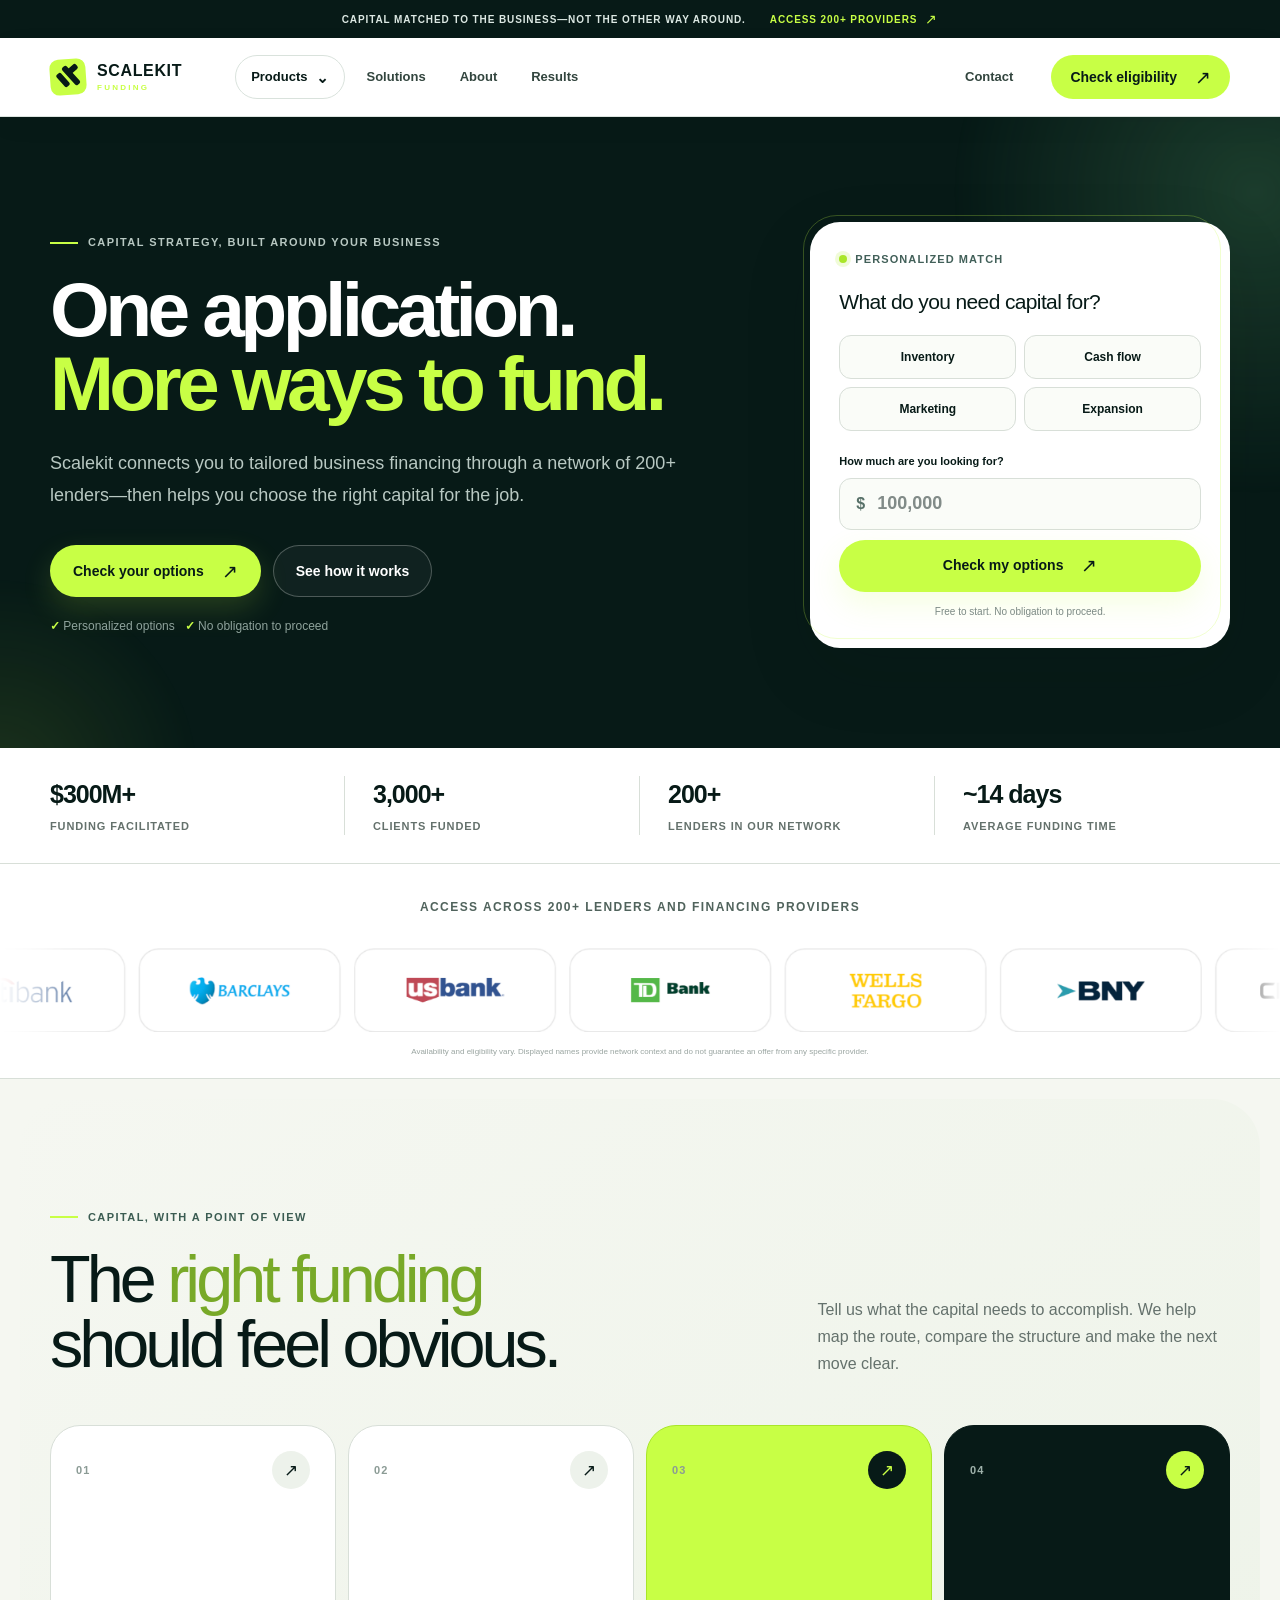
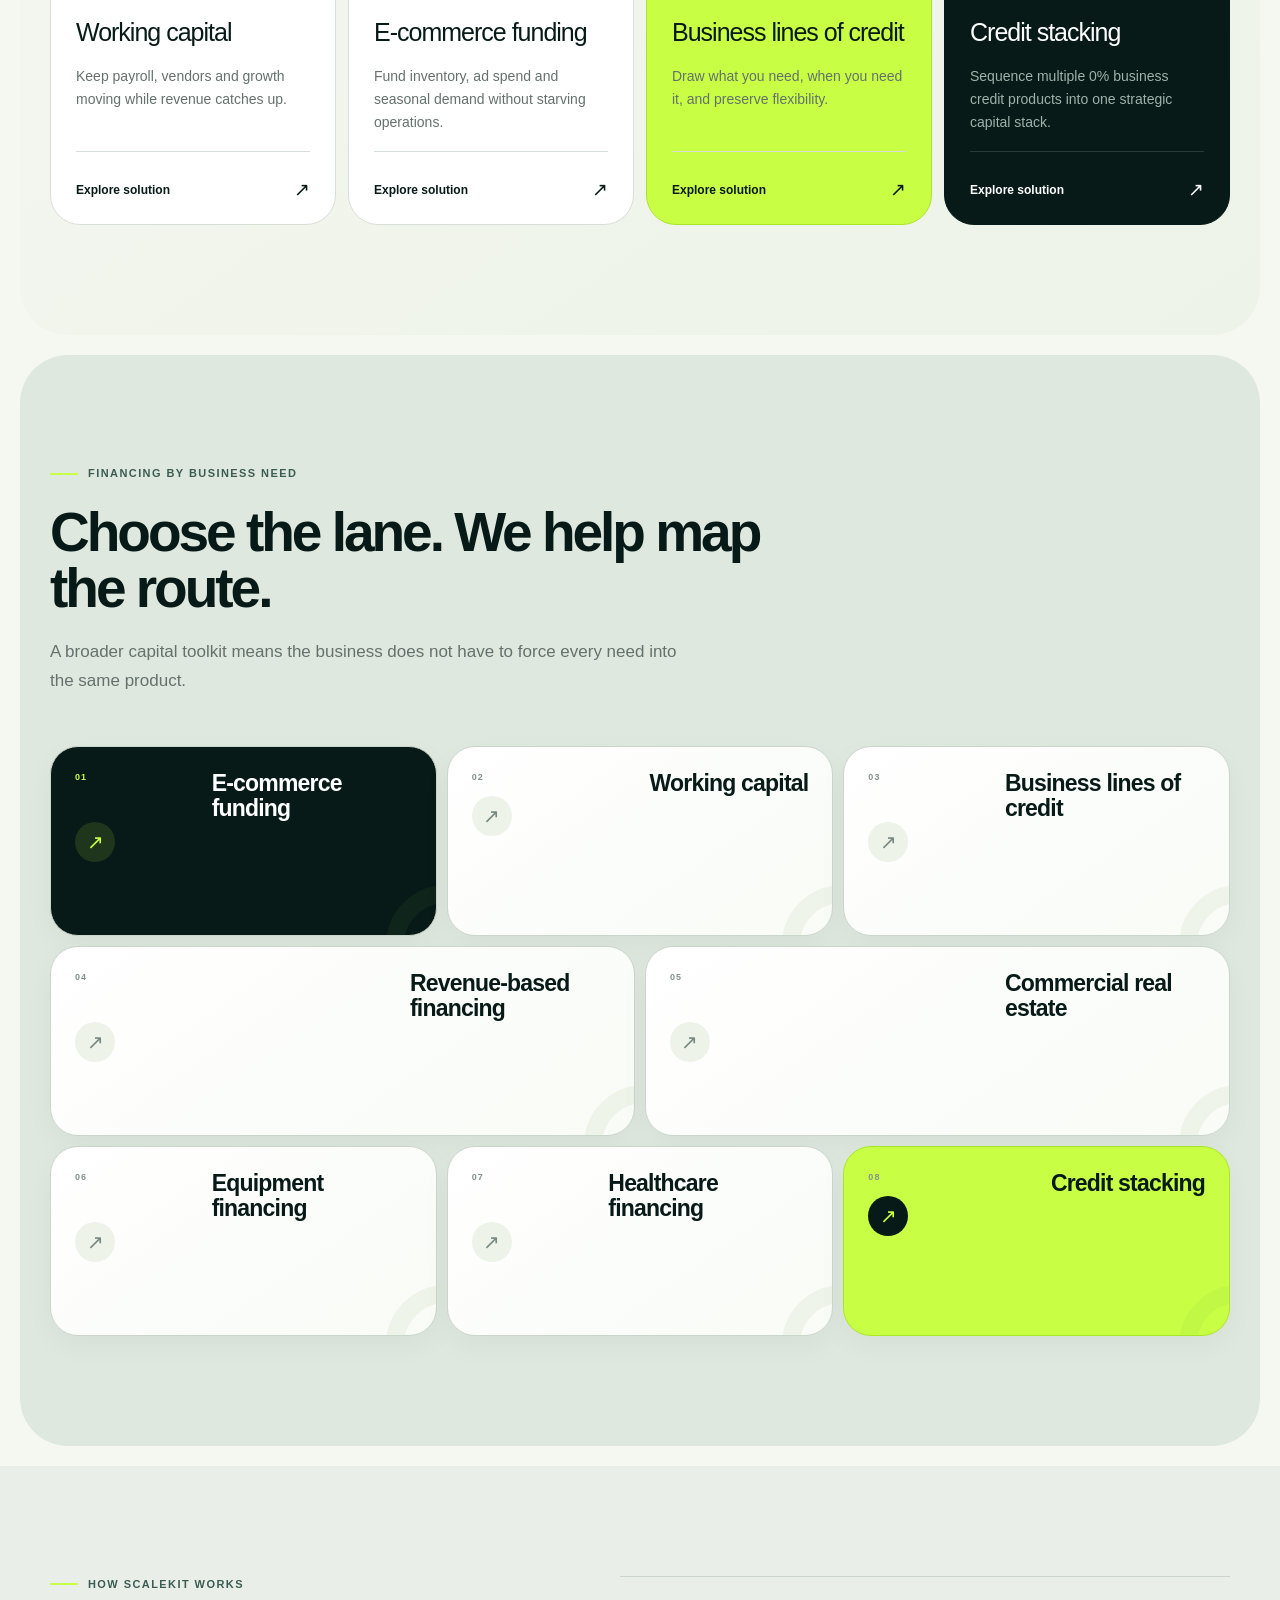
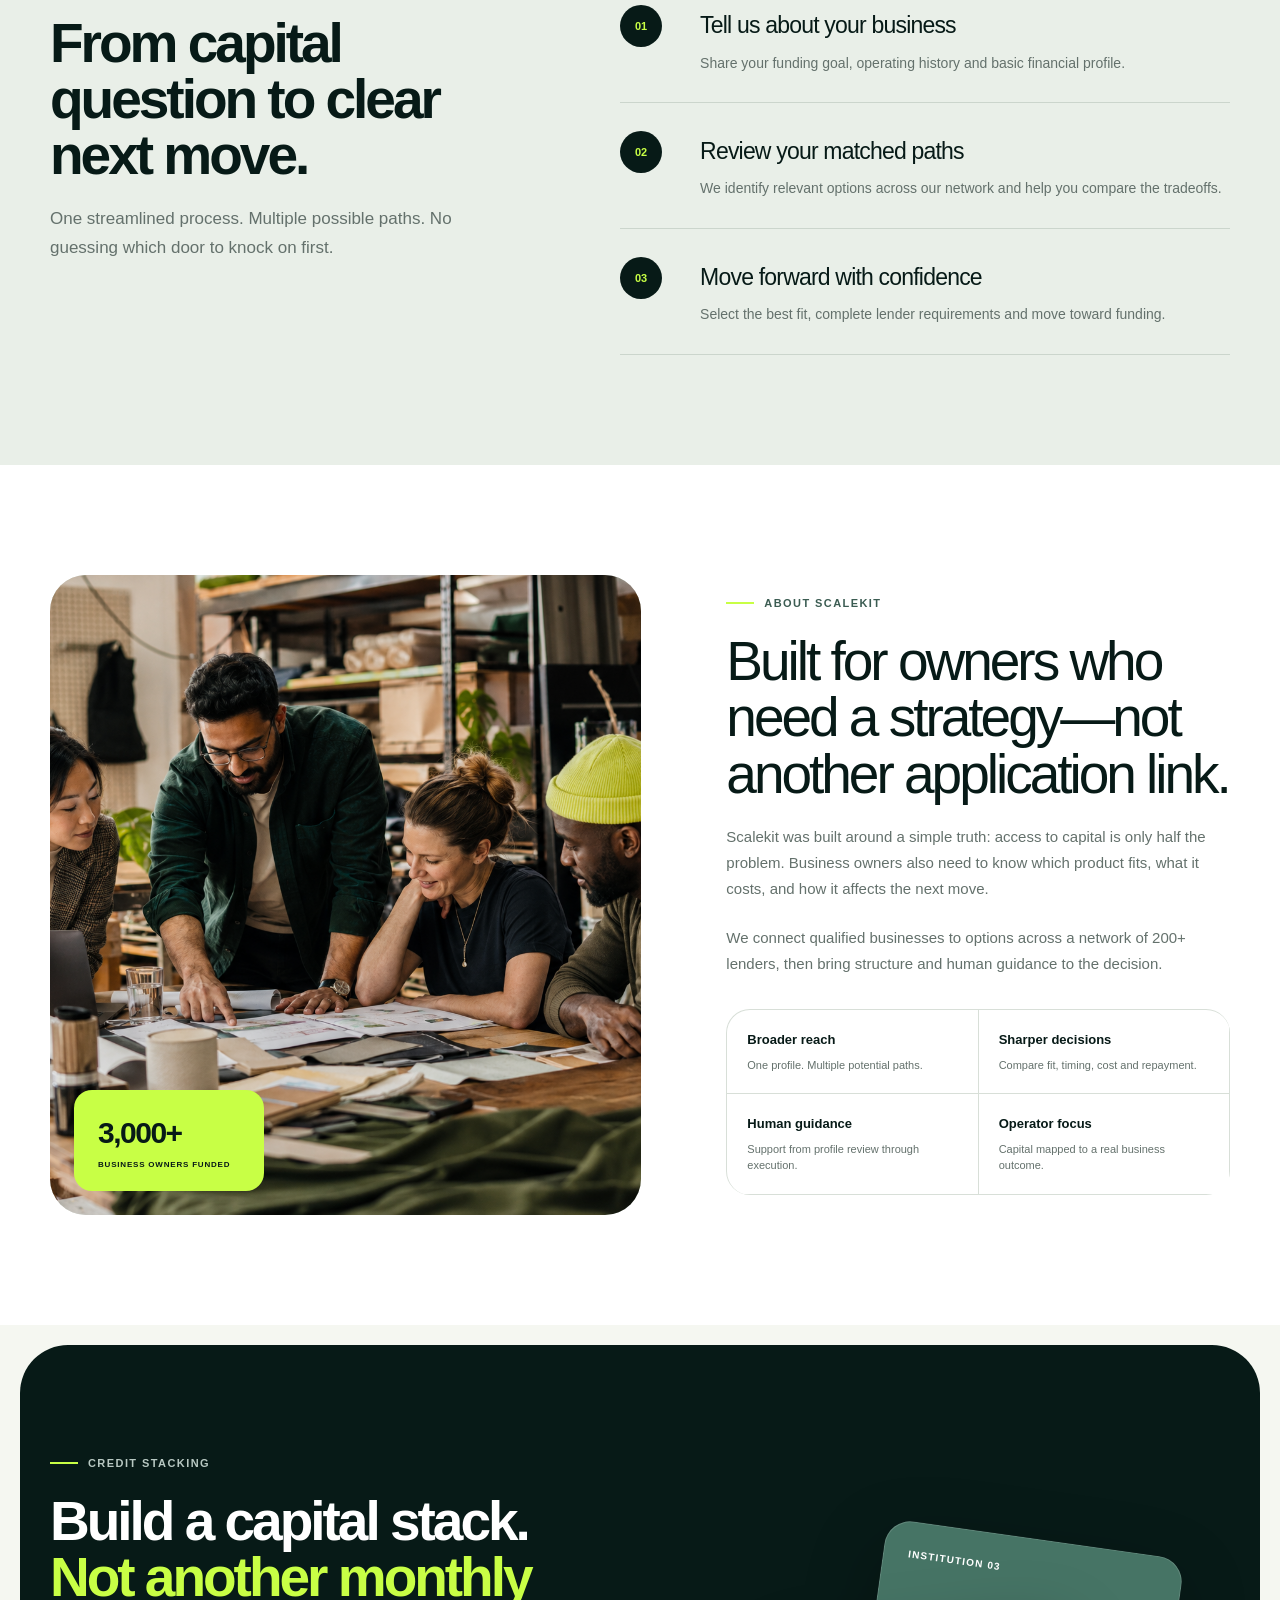
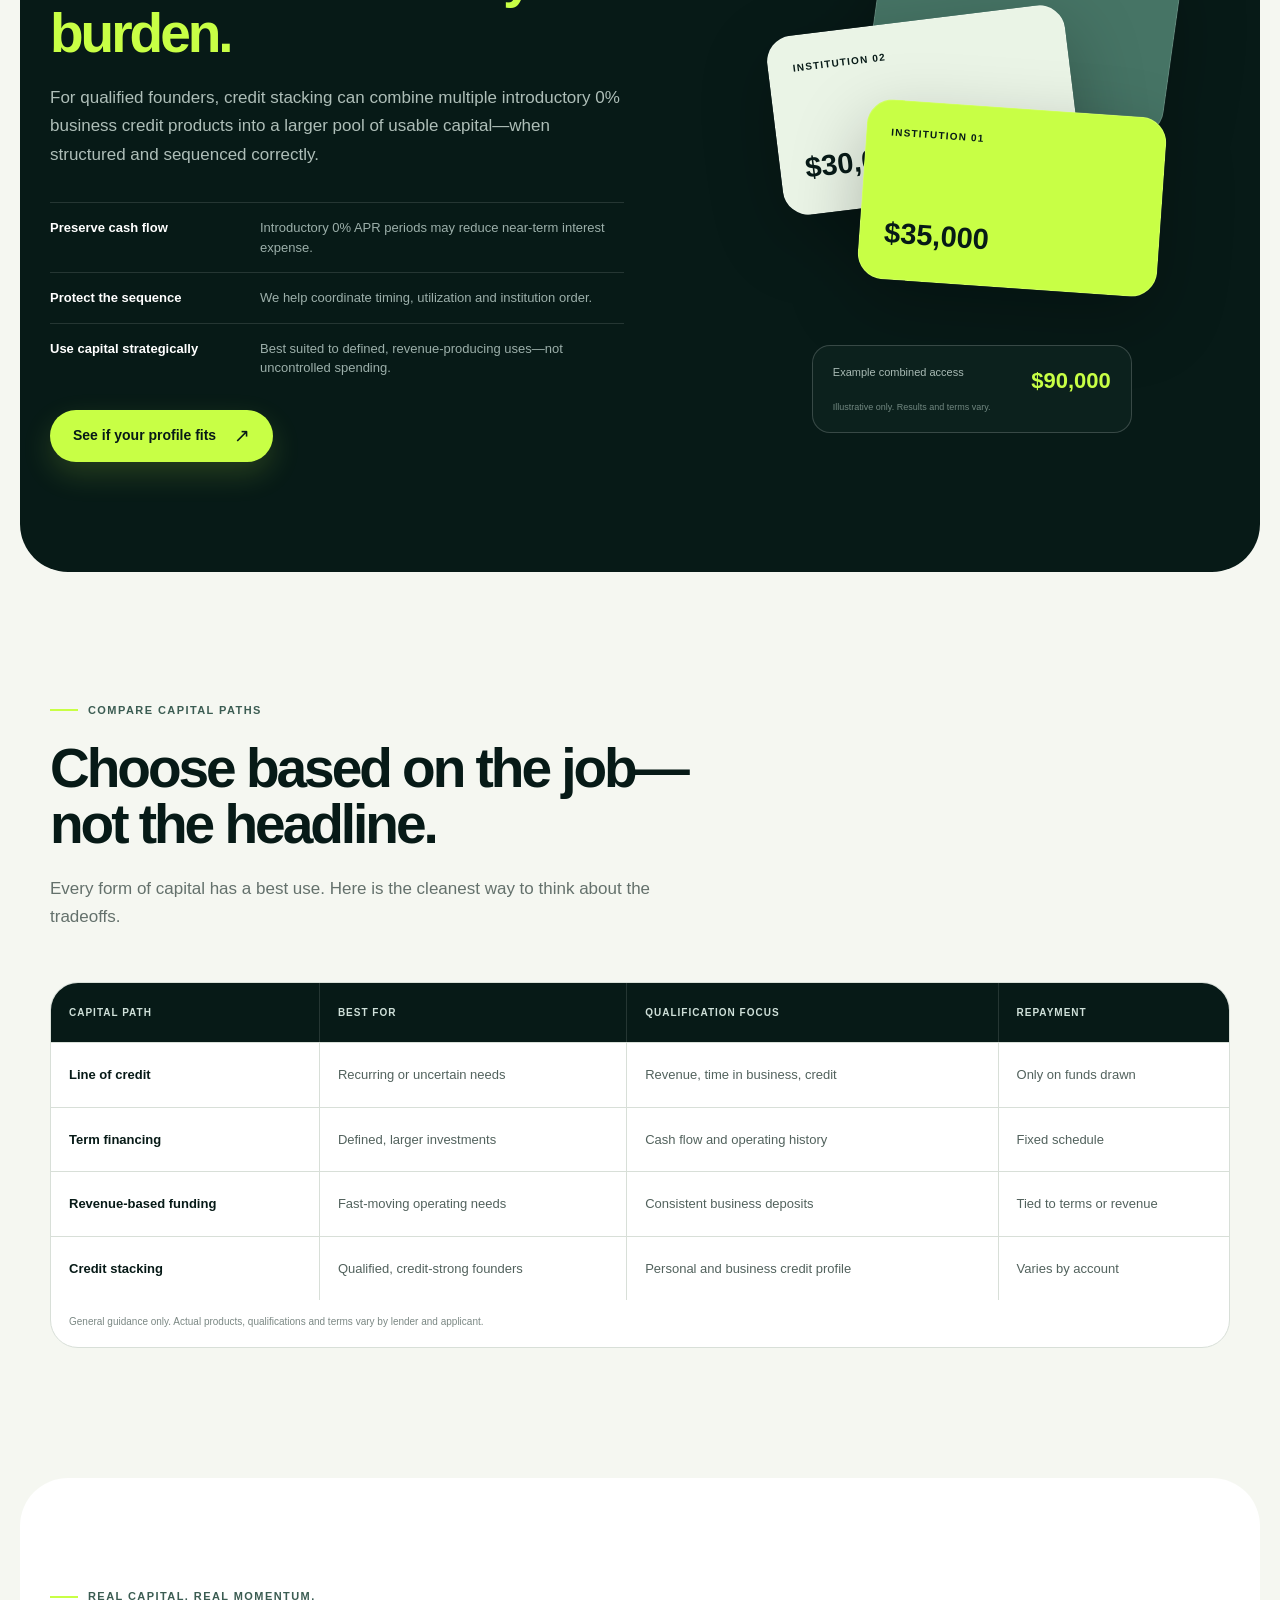
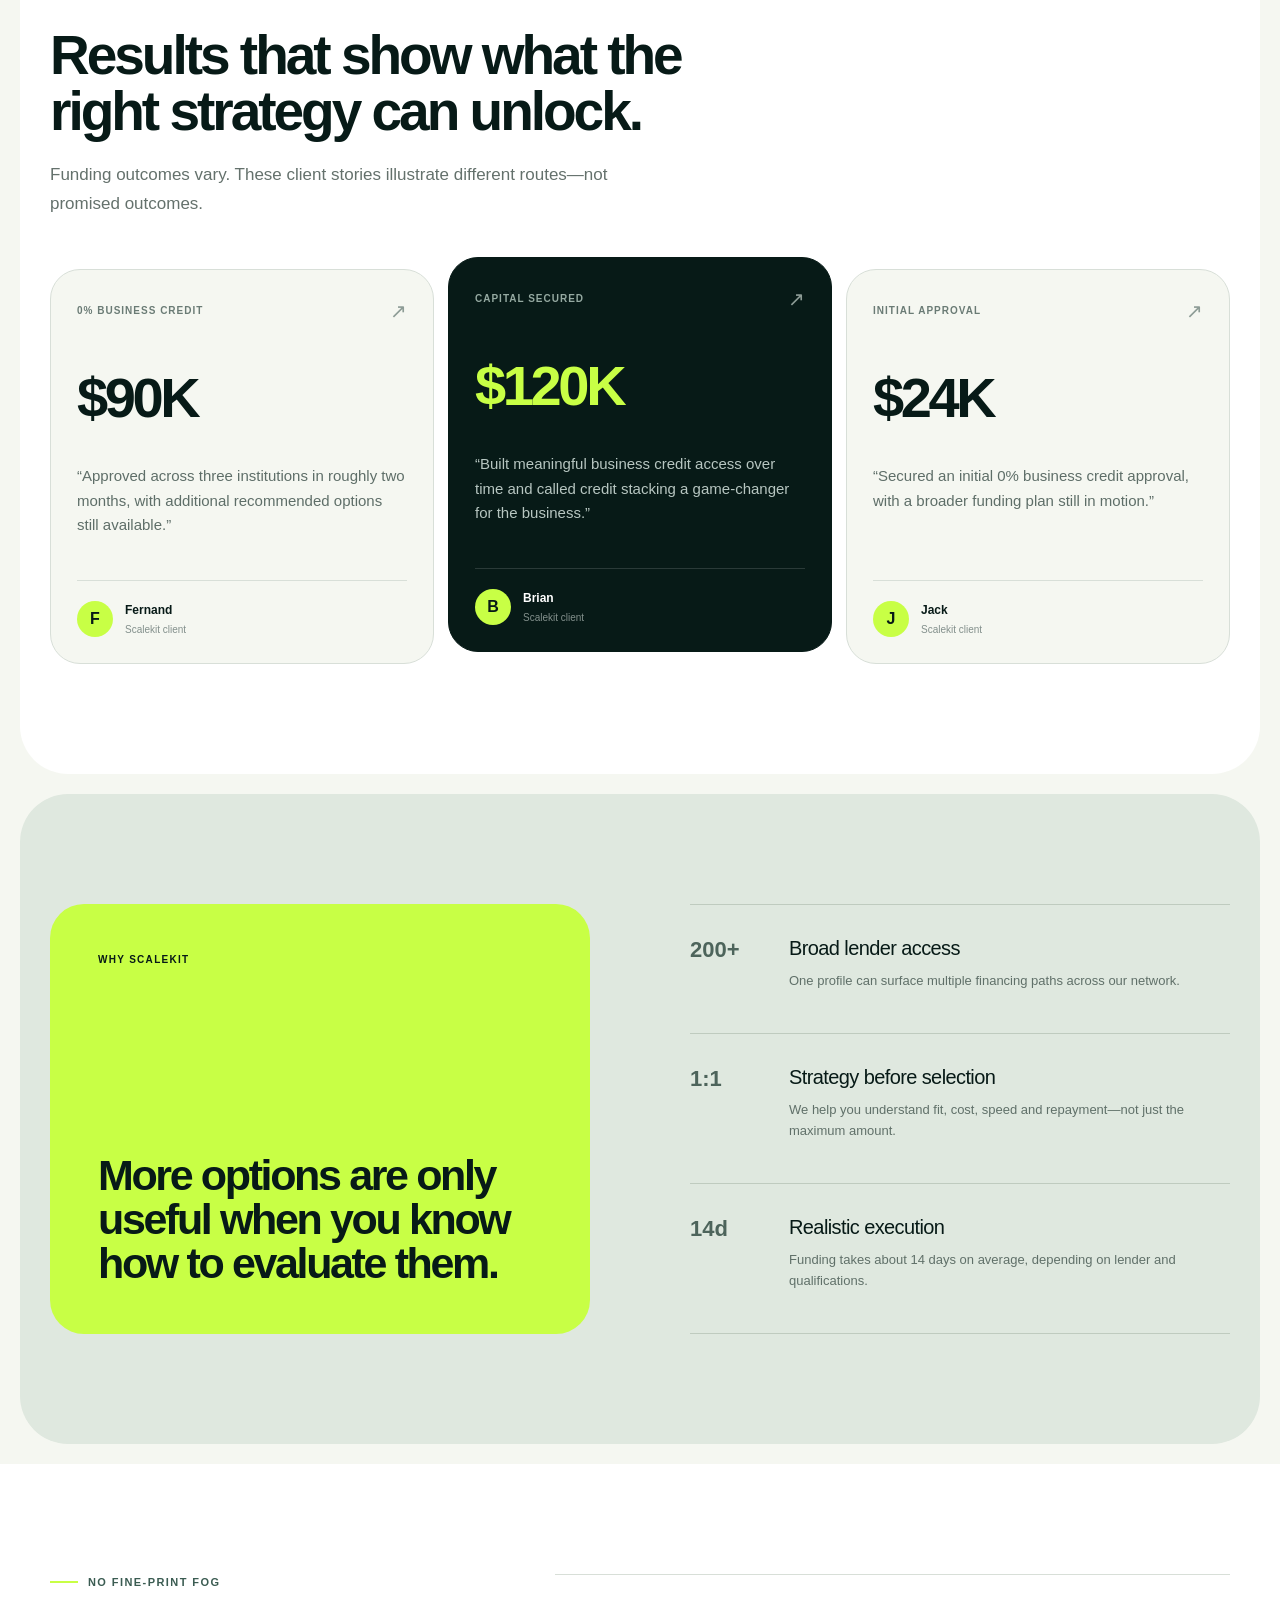
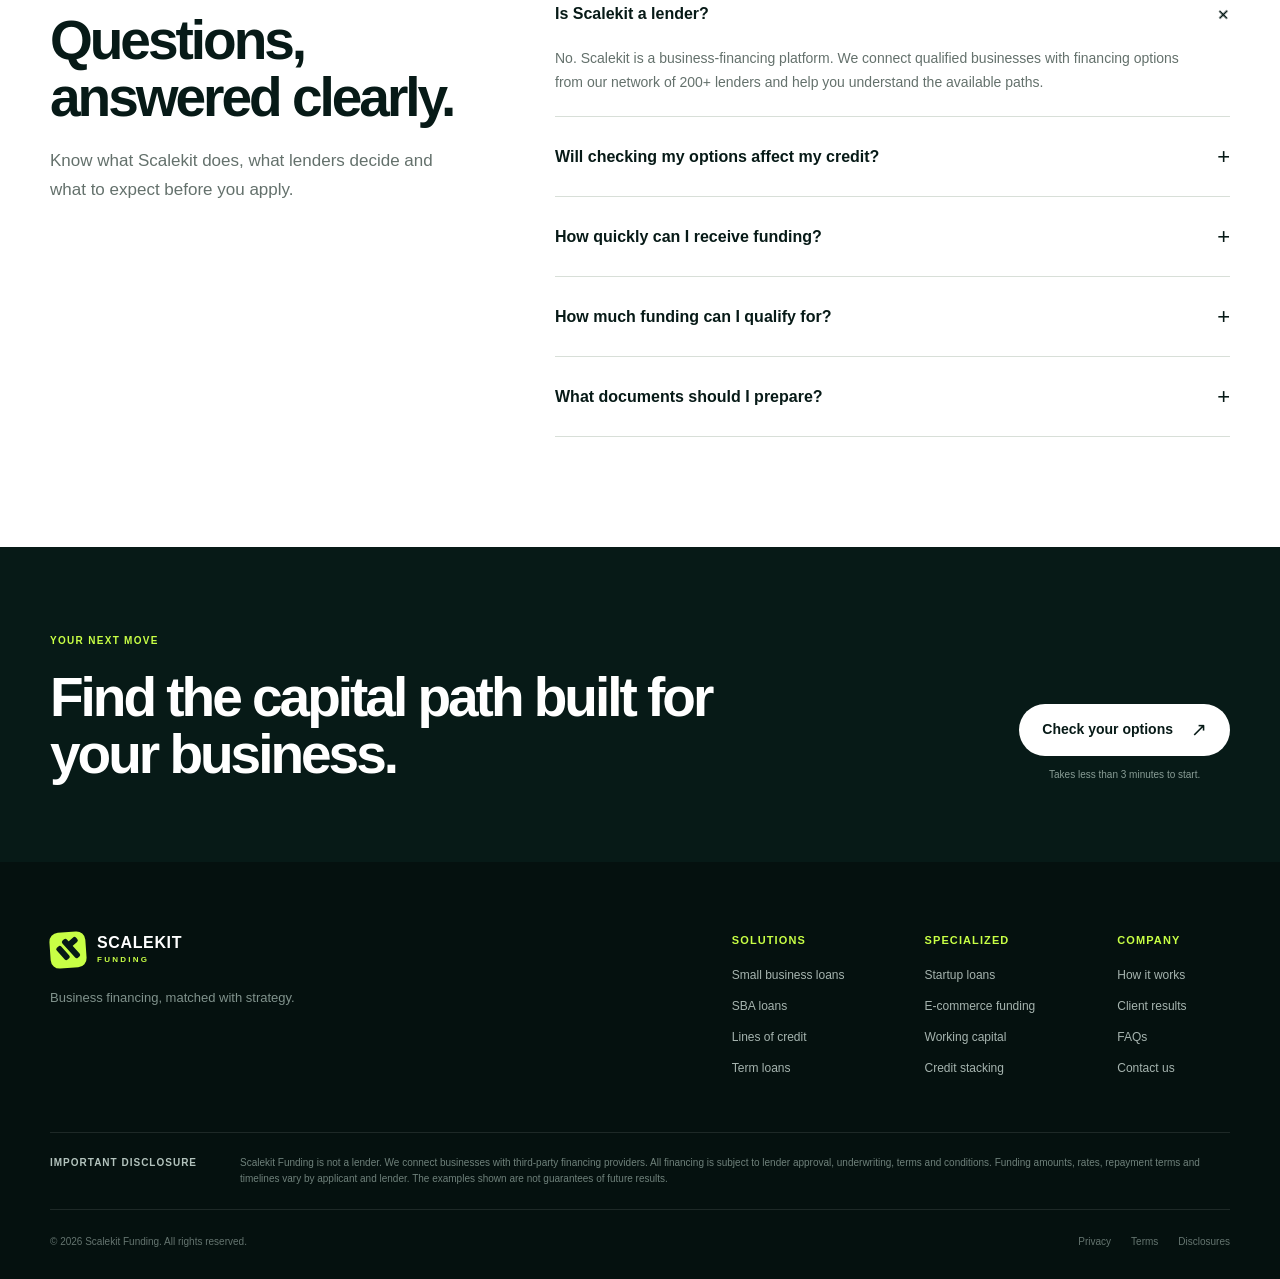
<file: index.html>
<!DOCTYPE html><html lang="en"><head><meta charSet="utf-8"/><meta name="viewport" content="width=device-width, initial-scale=1"/><link rel="preload" href="home-lifestyle.png" as="image"/><link rel="preload" href="bank-logo-strip.png" as="image"/><link rel="stylesheet" href="assets/index-CwPmRT-I.css"/><title>Scalekit Funding</title><meta name="description" content="Business financing matched with strategy. Explore tailored capital options across Scalekit&#x27;s network of 200+ lenders."/><meta property="og:title" content="Scalekit Funding"/><meta property="og:description" content="Business financing, matched with strategy."/><meta property="og:image" content="https://scalekit-funding-redesign.scalekit-0004.chatgpt.site/og.png"/><meta name="twitter:card" content="summary_large_image"/><meta name="twitter:title" content="Scalekit Funding"/><meta name="twitter:description" content="Business financing, matched with strategy."/><meta name="twitter:image" content="https://scalekit-funding-redesign.scalekit-0004.chatgpt.site/og.png"/><link rel="shortcut icon" href="favicon.svg"/><link rel="icon" href="favicon.svg"/><!-- Static HTML export: no framework runtime required. -->
</head><body><main><div class="topbar"><span>Capital matched to the business—not the other way around.</span><a href="index.html#lender-network">Access 200+ providers <span aria-hidden="true" class="arrow-icon">↗</span></a></div><header class="site-header"><div class="shell nav-inner"><a href="index.html" class="logo" aria-label="Scalekit Funding home"><span class="logo-mark"><i></i><b></b><em></em></span><span class="logo-word">SCALEKIT<small>FUNDING</small></span></a><nav class="desktop-nav" aria-label="Primary navigation"><details class="products-menu"><summary>Products <span aria-hidden="true">⌄</span></summary><div class="mega-menu"><div class="mega-products"><div class="mega-heading"><span>Funding products</span><a href="index.html#solutions">View all solutions <span aria-hidden="true" class="arrow-icon">↗</span></a></div><div class="mega-product-grid"><a href="small-business-loans/index.html" class="mega-product-link"><span class="mega-product-icon">SB</span><span class="mega-product-copy"><strong>Small Business Loans</strong><small>Flexible capital for established businesses</small></span><span aria-hidden="true" class="arrow-icon">↗</span></a><a href="sba-loans/index.html" class="mega-product-link"><span class="mega-product-icon">SBA</span><span class="mega-product-copy"><strong>SBA Loans</strong><small>Longer-term capital for qualified businesses</small></span><span aria-hidden="true" class="arrow-icon">↗</span></a><a href="business-line-of-credit/index.html" class="mega-product-link"><span class="mega-product-icon">LOC</span><span class="mega-product-copy"><strong>Lines of Credit</strong><small>Reusable access for recurring business needs</small></span><span aria-hidden="true" class="arrow-icon">↗</span></a><a href="term-loans/index.html" class="mega-product-link"><span class="mega-product-icon">TL</span><span class="mega-product-copy"><strong>Term Loans</strong><small>Structured financing for defined investments</small></span><span aria-hidden="true" class="arrow-icon">↗</span></a><a href="working-capital/index.html" class="mega-product-link"><span class="mega-product-icon">WC</span><span class="mega-product-copy"><strong>Working Capital Loans</strong><small>Keep payroll, vendors and operations moving</small></span><span aria-hidden="true" class="arrow-icon">↗</span></a><a href="startup-loans/index.html" class="mega-product-link"><span class="mega-product-icon">SU</span><span class="mega-product-copy"><strong>Startup Loans</strong><small>Explore capital routes for newer companies</small></span><span aria-hidden="true" class="arrow-icon">↗</span></a><a href="e-commerce-page/index.html" class="mega-product-link"><span class="mega-product-icon">EC</span><span class="mega-product-copy"><strong>E-commerce Loan</strong><small>Fund inventory, marketing and seasonal demand</small></span><span aria-hidden="true" class="arrow-icon">↗</span></a></div><div class="mega-quick-links"><a href="index.html#credit-stacking">Credit stacking</a><a href="working-capital/index.html#compare">Compare capital paths</a><a href="index.html#how-it-works">How Scalekit works</a></div></div><aside class="mega-spotlight"><div class="mega-spotlight-image"><img src="home-lifestyle.png" alt="Business owners reviewing a growth plan"/><span>$300M+ facilitated</span></div><div class="mega-spotlight-copy"><span>Scalekit capital strategy</span><h3>Start with fit, not forms.</h3><p>Tell us what the capital needs to accomplish. We help map the route across our network.</p><a href="index.html#eligibility">Check your options <span aria-hidden="true" class="arrow-icon">↗</span></a></div></aside></div></details><a href="index.html#solutions">Solutions</a><a href="index.html#about">About</a><a href="index.html#results">Results</a></nav><a class="header-contact" href="mailto:funding@scalekitfinancing.com">Contact</a><a class="button button-nav" href="index.html#eligibility">Check eligibility <span aria-hidden="true" class="arrow-icon">↗</span></a><details class="mobile-menu"><summary aria-label="Open navigation"><span></span><span></span></summary><nav><strong>Products</strong><a href="small-business-loans/index.html">Small Business Loans</a><a href="sba-loans/index.html">SBA Loans</a><a href="business-line-of-credit/index.html">Lines of Credit</a><a href="term-loans/index.html">Term Loans</a><a href="working-capital/index.html">Working Capital Loans</a><a href="startup-loans/index.html">Startup Loans</a><a href="e-commerce-page/index.html">E-commerce Loan</a><span class="mobile-nav-divider"></span><a href="index.html#about">About</a><a href="index.html#results">Results</a><a href="index.html#credit-stacking">Credit stacking</a><a class="button button-primary" href="index.html#eligibility">Check eligibility</a></nav></details></div></header><section class="hero home-hero"><div class="ambient ambient-one"></div><div class="ambient ambient-two"></div><div class="shell hero-grid"><div class="hero-copy"><div class="eyebrow"><span></span> Capital strategy, built around your business</div><h1>One application.<br/><em>More ways to fund.</em></h1><p class="hero-lede">Scalekit connects you to tailored business financing through a network of 200+ lenders—then helps you choose the right capital for the job.</p><div class="hero-actions"><a class="button button-primary" href="#eligibility">Check your options <span aria-hidden="true" class="arrow-icon">↗</span></a><a class="button button-quiet" href="#how-it-works">See how it works</a></div><p class="micro-proof"><span class="check">✓</span> Personalized options   <span class="check">✓</span> No obligation to proceed</p></div><div class="qual-card "><div class="qual-top"><span class="status-dot"></span> Personalized match</div><h2>What do you need capital for?</h2><div class="purpose-grid"><button>Inventory</button><button>Cash flow</button><button>Marketing</button><button>Expansion</button></div><label for="amount">How much are you looking for?</label><div class="amount-input"><span>$</span><input id="amount" inputMode="numeric" placeholder="100,000" aria-label="Requested funding amount"/></div><a class="button button-primary button-full" href="mailto:funding@scalekitfinancing.com?subject=Funding%20eligibility">Check my options <span aria-hidden="true" class="arrow-icon">↗</span></a><p>Free to start. No obligation to proceed.</p></div></div></section><section class="proof-strip"><div class="shell proof-grid"><div><strong>$300M+</strong><span>Funding facilitated</span></div><div><strong>3,000+</strong><span>Clients funded</span></div><div><strong>200+</strong><span>Lenders in our network</span></div><div><strong>~14 days</strong><span>Average funding time</span></div></div></section><section class="lender-marquee" id="lender-network" aria-label="Lender network"><p>Access across 200+ lenders and financing providers</p><div class="bank-logo-viewport"><div class="bank-logo-track"><img src="bank-logo-strip.png" alt="Barclays, U.S. Bank, TD Bank, Wells Fargo, BNY, Chase and Citi"/><img src="bank-logo-strip.png" alt="" aria-hidden="true"/></div></div><small>Availability and eligibility vary. Displayed names provide network context and do not guarantee an offer from any specific provider.</small></section><section class="section funding-paths-section" id="solutions"><div class="shell"><div class="funding-paths-head"><div><div class="eyebrow"><span></span>Capital, with a point of view</div><h2>The <em>right funding</em><br/>should feel obvious.</h2></div><p>Tell us what the capital needs to accomplish. We help map the route, compare the structure and make the next move clear.</p></div><div class="solution-grid"><a href="working-capital/index.html" class="solution-card solution-card-1"><div class="solution-card-top"><div class="solution-number">01</div><i>↗</i></div><div class="solution-card-copy"><h3>Working capital</h3><p>Keep payroll, vendors and growth moving while revenue catches up.</p></div><span class="text-link">Explore solution <span aria-hidden="true" class="arrow-icon">↗</span></span></a><a href="e-commerce-page/index.html" class="solution-card solution-card-2"><div class="solution-card-top"><div class="solution-number">02</div><i>↗</i></div><div class="solution-card-copy"><h3>E-commerce funding</h3><p>Fund inventory, ad spend and seasonal demand without starving operations.</p></div><span class="text-link">Explore solution <span aria-hidden="true" class="arrow-icon">↗</span></span></a><a href="business-line-of-credit/index.html" class="solution-card solution-card-3"><div class="solution-card-top"><div class="solution-number">03</div><i>↗</i></div><div class="solution-card-copy"><h3>Business lines of credit</h3><p>Draw what you need, when you need it, and preserve flexibility.</p></div><span class="text-link">Explore solution <span aria-hidden="true" class="arrow-icon">↗</span></span></a><a href="#credit-stacking" class="solution-card solution-card-4"><div class="solution-card-top"><div class="solution-number">04</div><i>↗</i></div><div class="solution-card-copy"><h3>Credit stacking</h3><p>Sequence multiple 0% business credit products into one strategic capital stack.</p></div><span class="text-link">Explore solution <span aria-hidden="true" class="arrow-icon">↗</span></span></a></div></div></section><section class="section category-section"><div class="shell"><div class="section-head"><div class="eyebrow"><span></span>Financing by business need</div><h2>Choose the lane. We help map the route.</h2><p>A broader capital toolkit means the business does not have to force every need into the same product.</p></div><div class="category-grid"><a href="e-commerce-page/index.html"><span>01</span><b>E-commerce funding</b><i>↗</i></a><a href="working-capital/index.html"><span>02</span><b>Working capital</b><i>↗</i></a><a href="business-line-of-credit/index.html"><span>03</span><b>Business lines of credit</b><i>↗</i></a><a href="working-capital/index.html#compare"><span>04</span><b>Revenue-based financing</b><i>↗</i></a><a href="#eligibility"><span>05</span><b>Commercial real estate</b><i>↗</i></a><a href="#eligibility"><span>06</span><b>Equipment financing</b><i>↗</i></a><a href="#eligibility"><span>07</span><b>Healthcare financing</b><i>↗</i></a><a href="#credit-stacking"><span>08</span><b>Credit stacking</b><i>↗</i></a></div></div></section><section class="section how-section" id="how-it-works"><div class="shell split-heading"><div class="section-head"><div class="eyebrow"><span></span>How Scalekit works</div><h2>From capital question to clear next move.</h2><p>One streamlined process. Multiple possible paths. No guessing which door to knock on first.</p></div><div class="process-list"><article><span>01</span><div><h3>Tell us about your business</h3><p>Share your funding goal, operating history and basic financial profile.</p></div></article><article><span>02</span><div><h3>Review your matched paths</h3><p>We identify relevant options across our network and help you compare the tradeoffs.</p></div></article><article><span>03</span><div><h3>Move forward with confidence</h3><p>Select the best fit, complete lender requirements and move toward funding.</p></div></article></div></div></section><section class="section about-section" id="about"><div class="shell about-grid"><div class="about-photo"><img src="home-lifestyle.png" alt="Business owners reviewing a growth plan together"/><div class="about-stat"><strong>3,000+</strong><span>business owners funded</span></div></div><div class="about-copy"><div class="eyebrow"><span></span>About Scalekit</div><h2>Built for owners who need a strategy—not another application link.</h2><p>Scalekit was built around a simple truth: access to capital is only half the problem. Business owners also need to know which product fits, what it costs, and how it affects the next move.</p><p>We connect qualified businesses to options across a network of 200+ lenders, then bring structure and human guidance to the decision.</p><div class="benefit-mini-grid"><article><strong>Broader reach</strong><span>One profile. Multiple potential paths.</span></article><article><strong>Sharper decisions</strong><span>Compare fit, timing, cost and repayment.</span></article><article><strong>Human guidance</strong><span>Support from profile review through execution.</span></article><article><strong>Operator focus</strong><span>Capital mapped to a real business outcome.</span></article></div></div></div></section><section class="section stacking-section" id="credit-stacking"><div class="shell stacking-grid"><div><div class="eyebrow eyebrow-dark"><span></span> Credit stacking</div><h2>Build a capital stack.<br/><em>Not another monthly burden.</em></h2><p class="section-lede">For qualified founders, credit stacking can combine multiple introductory 0% business credit products into a larger pool of usable capital—when structured and sequenced correctly.</p><div class="stack-benefits"><div><strong>Preserve cash flow</strong><span>Introductory 0% APR periods may reduce near-term interest expense.</span></div><div><strong>Protect the sequence</strong><span>We help coordinate timing, utilization and institution order.</span></div><div><strong>Use capital strategically</strong><span>Best suited to defined, revenue-producing uses—not uncontrolled spending.</span></div></div><a class="button button-primary" href="#eligibility">See if your profile fits <span aria-hidden="true" class="arrow-icon">↗</span></a></div><div class="stack-visual" aria-label="Example capital stack"><div class="stack-card stack-card-3"><span>Institution 03</span><strong>$25,000</strong></div><div class="stack-card stack-card-2"><span>Institution 02</span><strong>$30,000</strong></div><div class="stack-card stack-card-1"><span>Institution 01</span><strong>$35,000</strong></div><div class="stack-total"><span>Example combined access</span><strong>$90,000</strong><small>Illustrative only. Results and terms vary.</small></div></div></div></section><section class="section section-light" id="compare"><div class="shell"><div class="section-head"><div class="eyebrow"><span></span>Compare capital paths</div><h2>Choose based on the job—not the headline.</h2><p>Every form of capital has a best use. Here is the cleanest way to think about the tradeoffs.</p></div><div class="comparison-wrap" id="compare"><div class="comparison-table"><div class="comparison-row comparison-header"><div>Capital path</div><div>Best for</div><div>Qualification focus</div><div>Repayment</div></div><div class="comparison-row"><div><strong>Line of credit</strong></div><div>Recurring or uncertain needs</div><div>Revenue, time in business, credit</div><div>Only on funds drawn</div></div><div class="comparison-row"><div><strong>Term financing</strong></div><div>Defined, larger investments</div><div>Cash flow and operating history</div><div>Fixed schedule</div></div><div class="comparison-row"><div><strong>Revenue-based funding</strong></div><div>Fast-moving operating needs</div><div>Consistent business deposits</div><div>Tied to terms or revenue</div></div><div class="comparison-row"><div><strong>Credit stacking</strong></div><div>Qualified, credit-strong founders</div><div>Personal and business credit profile</div><div>Varies by account</div></div></div><p class="table-note">General guidance only. Actual products, qualifications and terms vary by lender and applicant.</p></div></div></section><section class="section results-section" id="results"><div class="shell"><div class="section-head"><div class="eyebrow"><span></span>Real capital. Real momentum.</div><h2>Results that show what the right strategy can unlock.</h2><p>Funding outcomes vary. These client stories illustrate different routes—not promised outcomes.</p></div><div class="results-grid"><article class="result-card "><div class="result-top"><span>0% business credit</span><i>↗</i></div><strong class="result-amount">$90K</strong><blockquote>“<!-- -->Approved across three institutions in roughly two months, with additional recommended options still available.<!-- -->”</blockquote><div class="result-person"><span>F</span><div><strong>Fernand</strong><small>Scalekit client</small></div></div></article><article class="result-card result-featured"><div class="result-top"><span>Capital secured</span><i>↗</i></div><strong class="result-amount">$120K</strong><blockquote>“<!-- -->Built meaningful business credit access over time and called credit stacking a game-changer for the business.<!-- -->”</blockquote><div class="result-person"><span>B</span><div><strong>Brian</strong><small>Scalekit client</small></div></div></article><article class="result-card "><div class="result-top"><span>Initial approval</span><i>↗</i></div><strong class="result-amount">$24K</strong><blockquote>“<!-- -->Secured an initial 0% business credit approval, with a broader funding plan still in motion.<!-- -->”</blockquote><div class="result-person"><span>J</span><div><strong>Jack</strong><small>Scalekit client</small></div></div></article></div></div></section><section class="section clarity-section"><div class="shell clarity-grid"><div class="clarity-panel"><span class="kicker">Why Scalekit</span><h2>More options are only useful when you know how to evaluate them.</h2></div><div class="clarity-points"><article><span>200+</span><div><h3>Broad lender access</h3><p>One profile can surface multiple financing paths across our network.</p></div></article><article><span>1:1</span><div><h3>Strategy before selection</h3><p>We help you understand fit, cost, speed and repayment—not just the maximum amount.</p></div></article><article><span>14d</span><div><h3>Realistic execution</h3><p>Funding takes about 14 days on average, depending on lender and qualifications.</p></div></article></div></div></section><section class="section faq-section" id="faq"><div class="shell faq-grid"><div class="section-head"><div class="eyebrow"><span></span>No fine-print fog</div><h2>Questions, answered clearly.</h2><p>Know what Scalekit does, what lenders decide and what to expect before you apply.</p></div><div class="faqs"><details open=""><summary>Is Scalekit a lender?<span>+</span></summary><p>No. Scalekit is a business-financing platform. We connect qualified businesses with financing options from our network of 200+ lenders and help you understand the available paths.</p></details><details><summary>Will checking my options affect my credit?<span>+</span></summary><p>The initial eligibility review is designed to identify possible options. Some lender processes may include a hard credit inquiry before final approval. You will be informed before that occurs.</p></details><details><summary>How quickly can I receive funding?<span>+</span></summary><p>Funding takes approximately 14 days on average. The actual timeline depends on the financing product, lender, documentation and applicant qualifications.</p></details><details><summary>How much funding can I qualify for?<span>+</span></summary><p>Available amounts vary based on business revenue, time in business, credit profile, cash flow, industry and the specific financing product.</p></details><details><summary>What documents should I prepare?<span>+</span></summary><p>Most applicants should be ready with recent business bank statements, identification, entity documents and basic revenue information. Additional documents may be required by the lender.</p></details></div></div></section><section class="final-cta" id="eligibility"><div class="shell final-cta-inner"><div><span class="kicker kicker-lime">Your next move</span><h2>Find the capital path built for your business.</h2></div><div class="final-action"><a class="button button-light" href="mailto:funding@scalekitfinancing.com?subject=Check%20my%20funding%20options">Check your options <span aria-hidden="true" class="arrow-icon">↗</span></a><small>Takes less than 3 minutes to start.</small></div></div></section><footer class="footer"><div class="shell"><div class="footer-top"><div><a href="index.html" class="logo" aria-label="Scalekit Funding home"><span class="logo-mark"><i></i><b></b><em></em></span><span class="logo-word">SCALEKIT<small>FUNDING</small></span></a><p>Business financing, matched with strategy.</p></div><div class="footer-links"><div><strong>Solutions</strong><a href="small-business-loans/index.html">Small business loans</a><a href="sba-loans/index.html">SBA loans</a><a href="business-line-of-credit/index.html">Lines of credit</a><a href="term-loans/index.html">Term loans</a></div><div><strong>Specialized</strong><a href="startup-loans/index.html">Startup loans</a><a href="e-commerce-page/index.html">E-commerce funding</a><a href="working-capital/index.html">Working capital</a><a href="index.html#credit-stacking">Credit stacking</a></div><div><strong>Company</strong><a href="index.html#how-it-works">How it works</a><a href="index.html#results">Client results</a><a href="index.html#faq">FAQs</a><a href="mailto:funding@scalekitfinancing.com">Contact us</a></div></div></div><div class="disclosure"><strong>Important disclosure</strong><p>Scalekit Funding is not a lender. We connect businesses with third-party financing providers. All financing is subject to lender approval, underwriting, terms and conditions. Funding amounts, rates, repayment terms and timelines vary by applicant and lender. The examples shown are not guarantees of future results.</p></div><div class="footer-bottom"><span>© 2026 Scalekit Funding. All rights reserved.</span><div><a href="#">Privacy</a><a href="#">Terms</a><a href="#">Disclosures</a></div></div></div></footer></main></body></html>
</file>
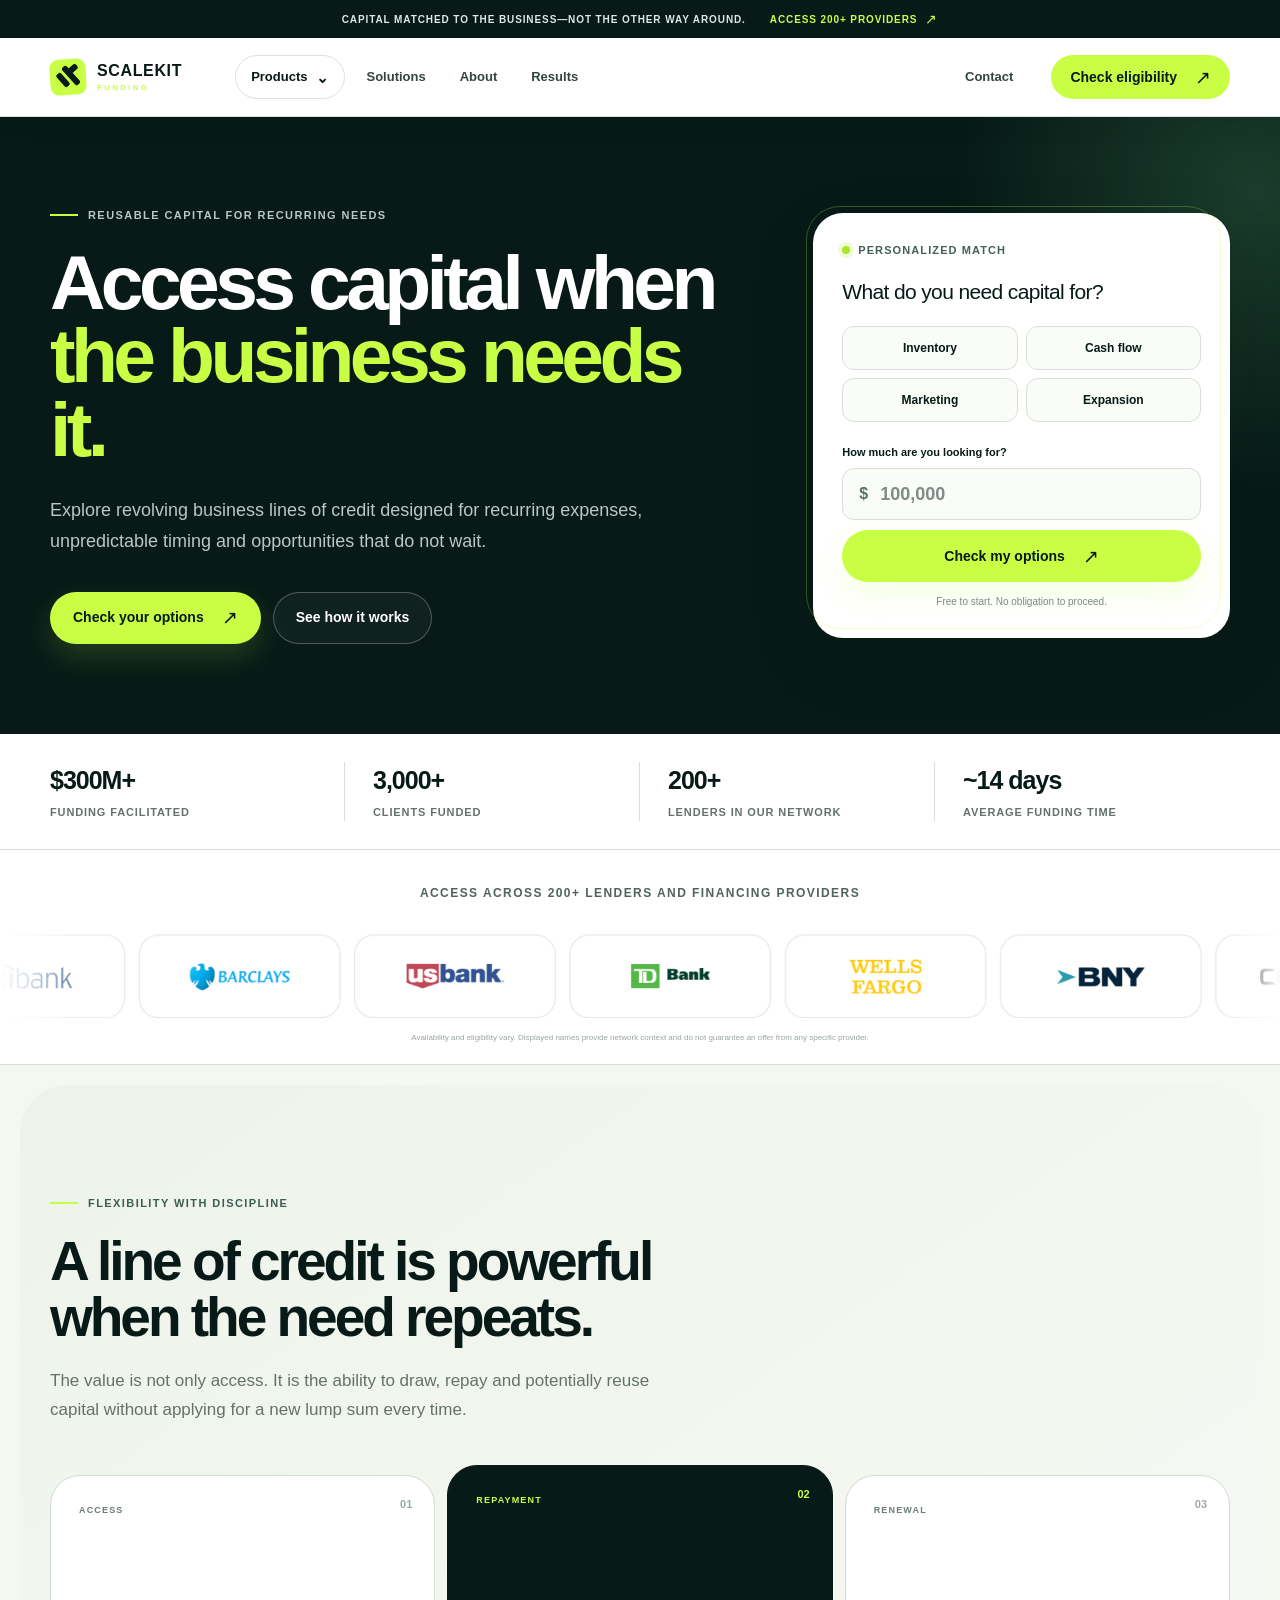
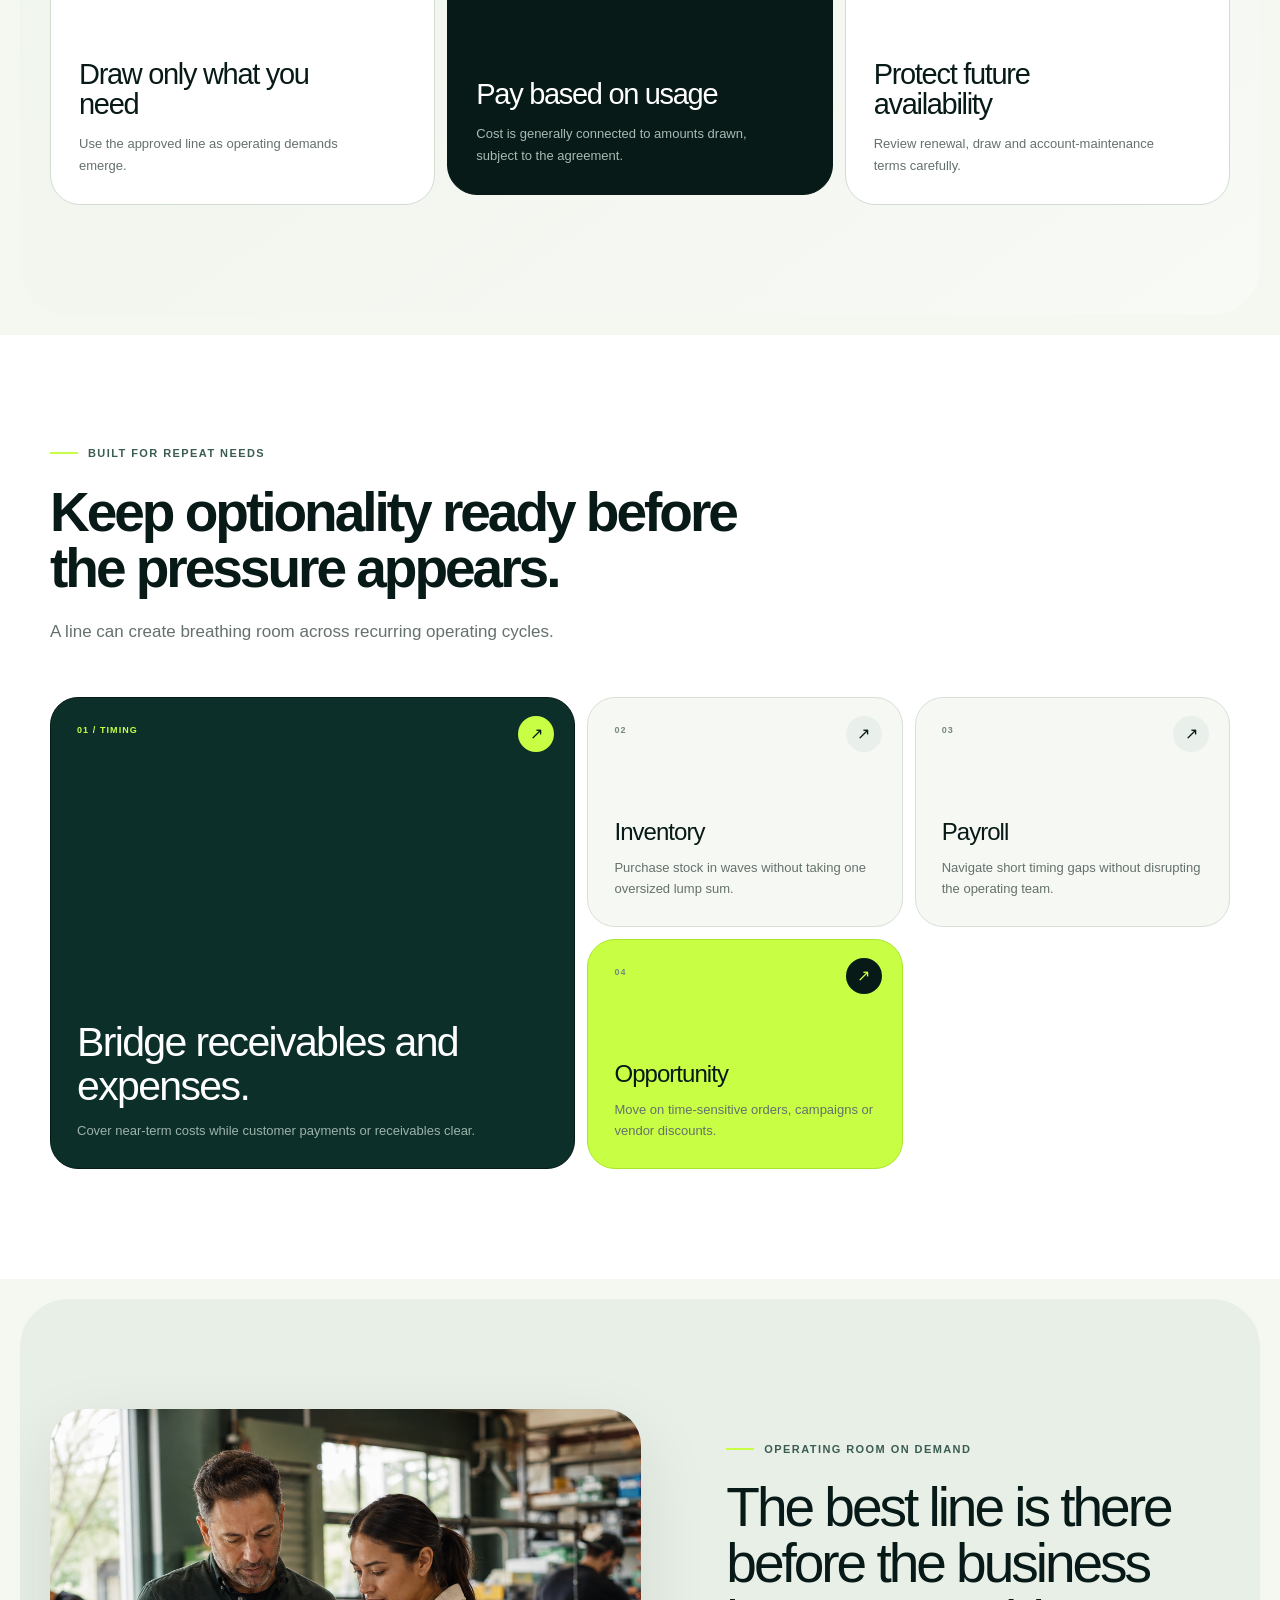
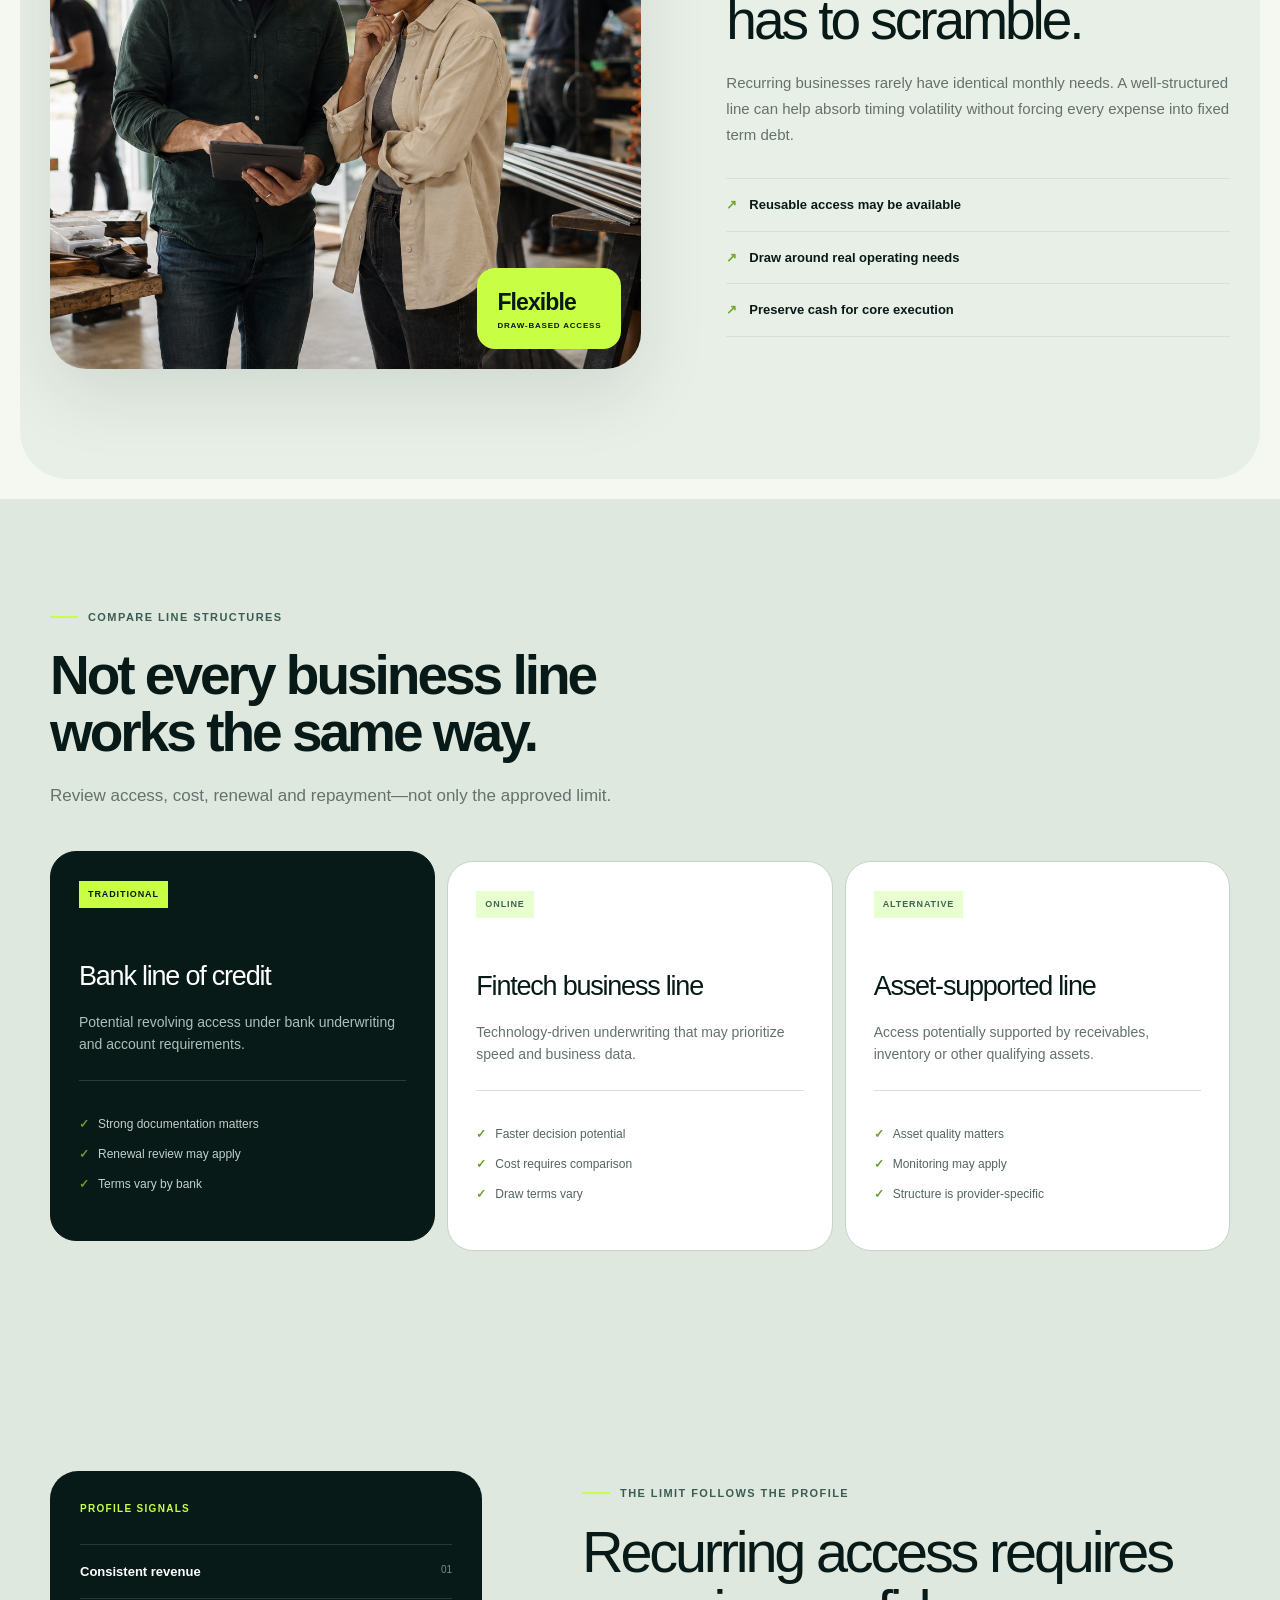
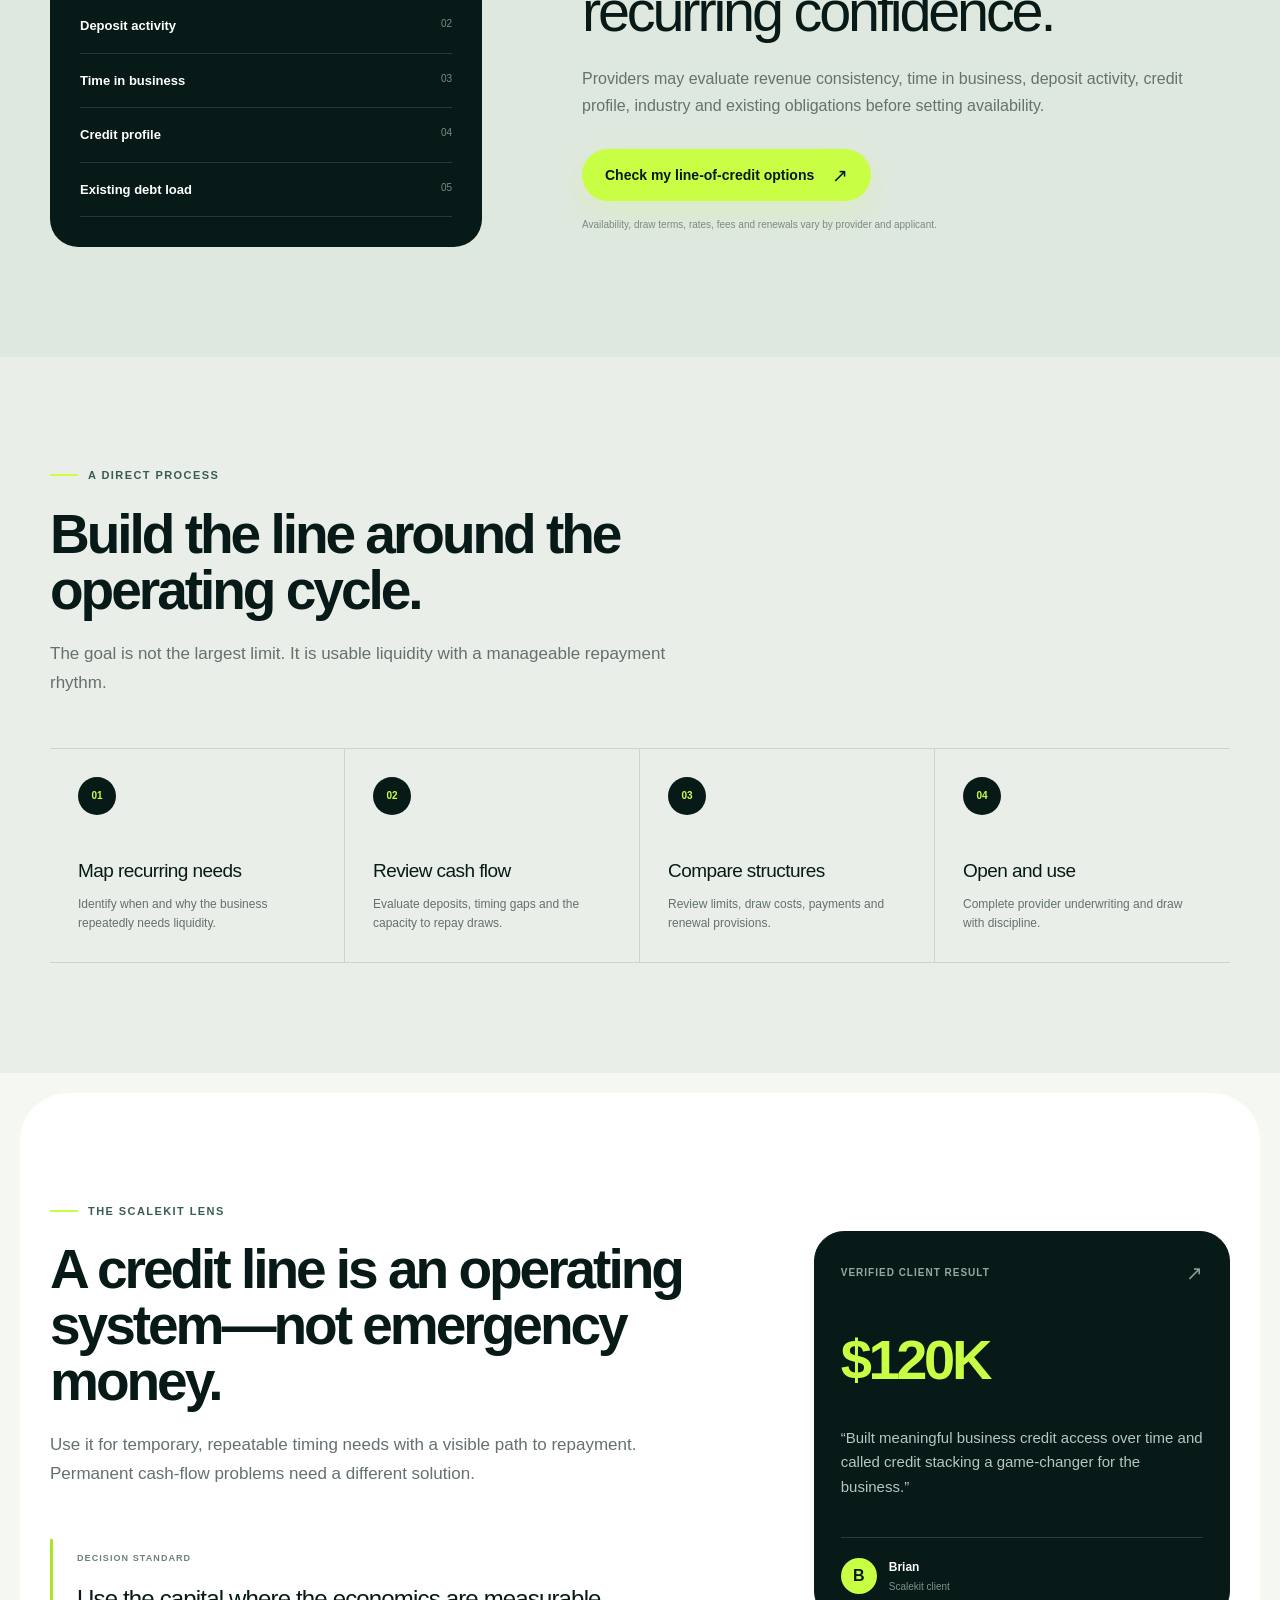
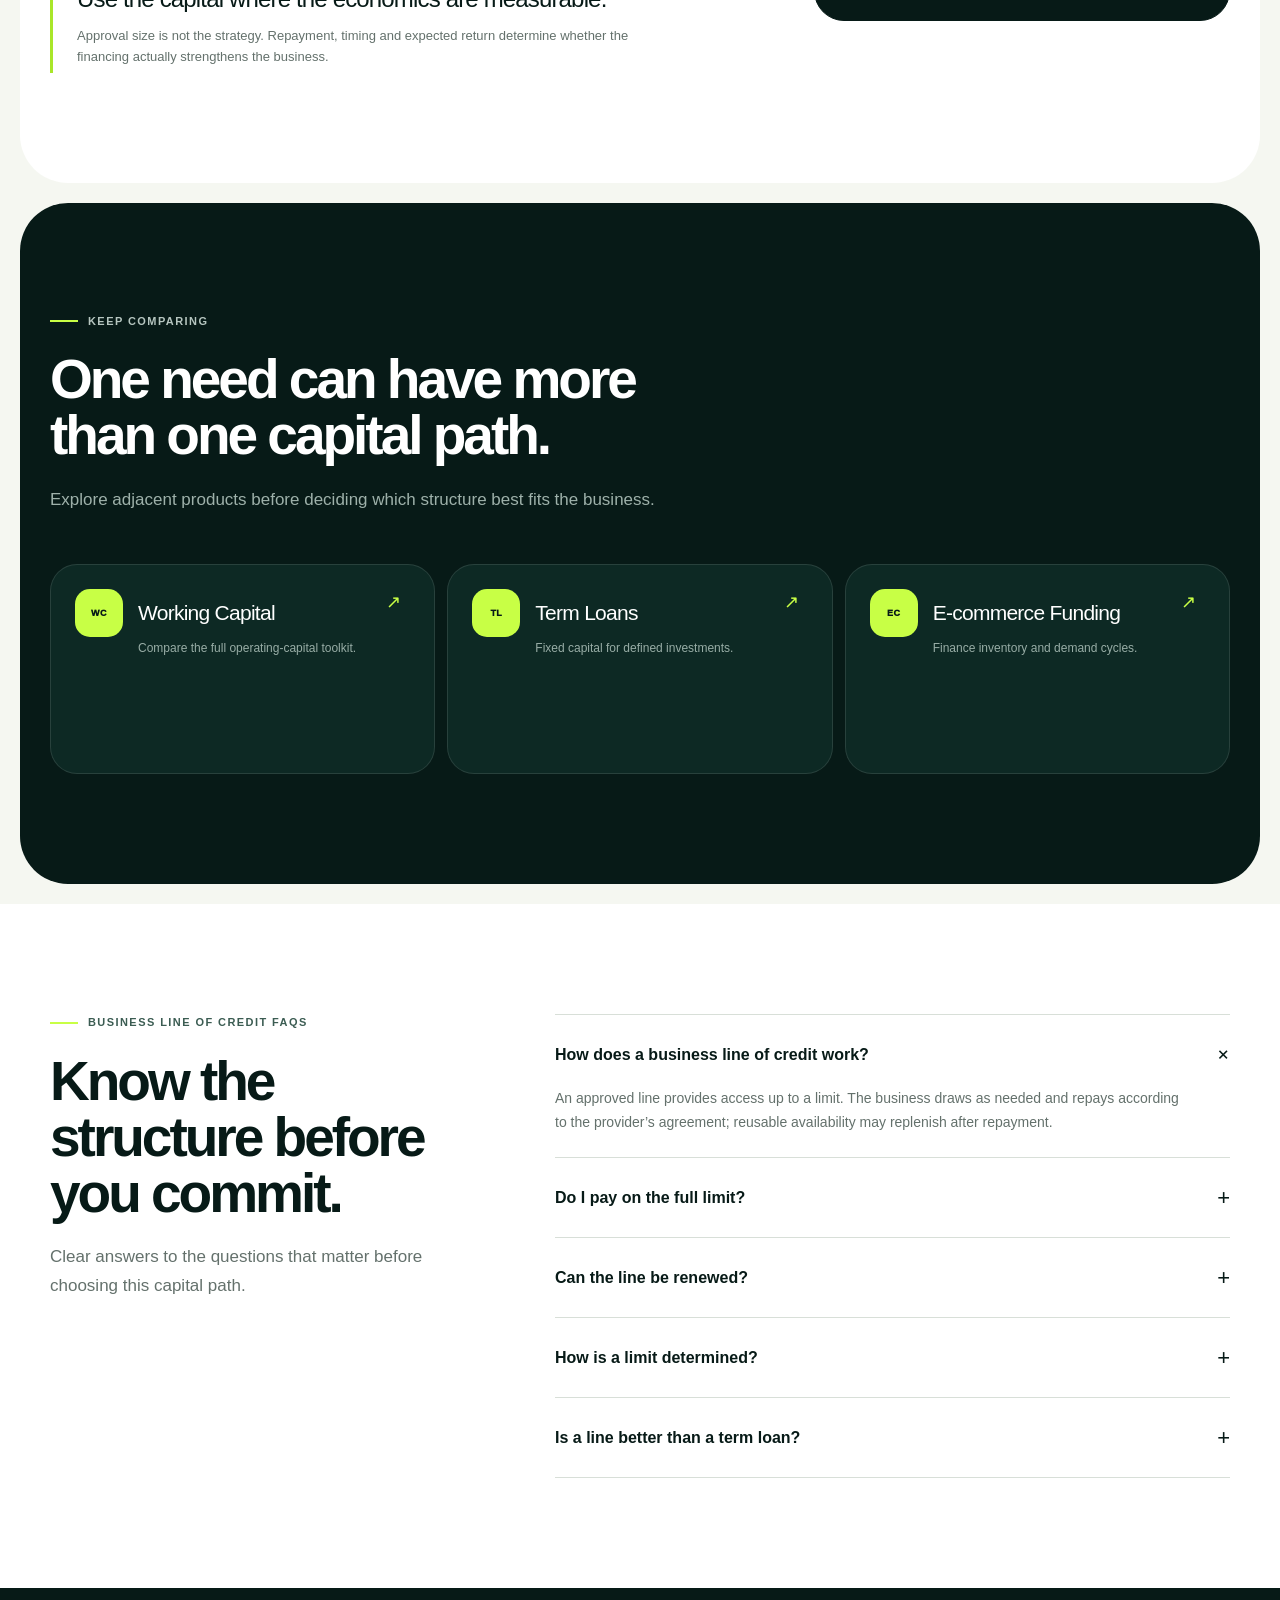
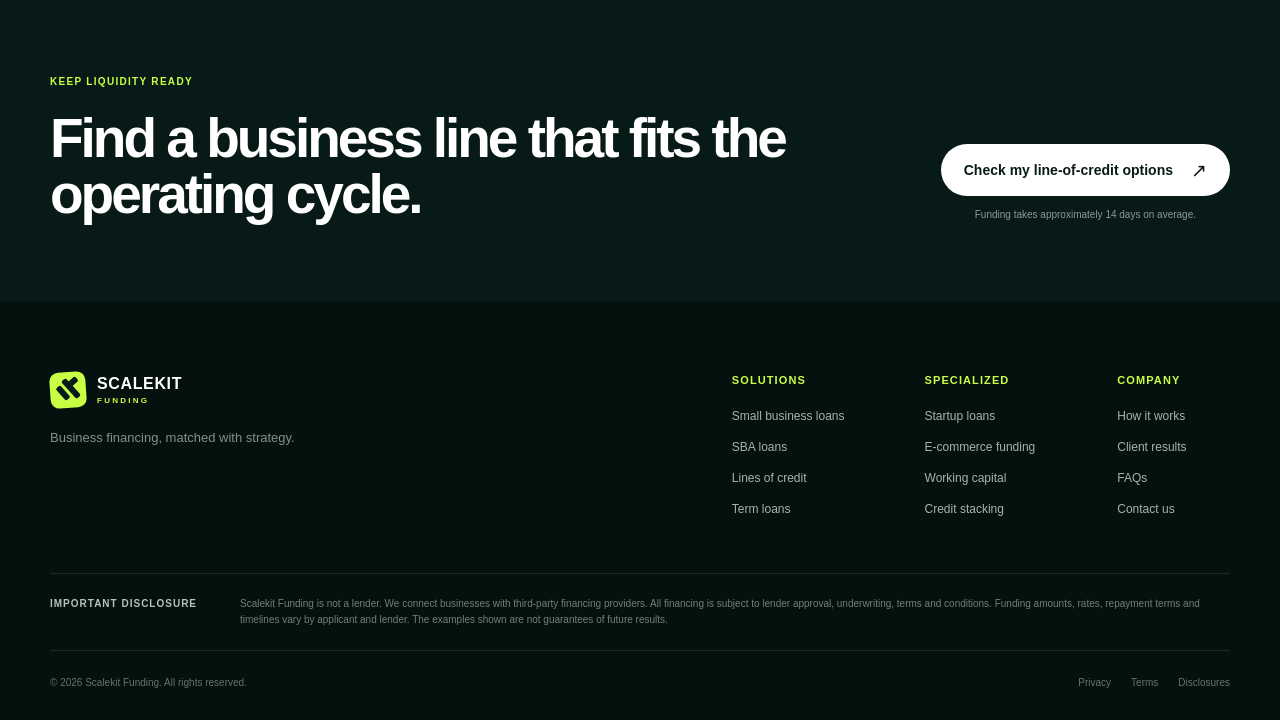
<file: business-line-of-credit/index.html>
<!DOCTYPE html><html lang="en"><head><meta charSet="utf-8"/><meta name="viewport" content="width=device-width, initial-scale=1"/><link rel="preload" href="../home-lifestyle.png" as="image"/><link rel="preload" href="../bank-logo-strip.png" as="image"/><link rel="preload" href="../working-capital-lifestyle.png" as="image"/><link rel="stylesheet" href="../assets/index-CwPmRT-I.css"/><title>Business Line of Credit | Scalekit Funding</title><meta name="description" content="Compare revolving business lines of credit for cash-flow timing, inventory, payroll and recurring operating needs."/><meta property="og:title" content="Business Line of Credit | Scalekit Funding"/><meta property="og:description" content="Compare revolving business lines of credit for cash-flow timing, inventory, payroll and recurring operating needs."/><meta property="og:image" content="https://scalekit-funding-redesign.scalekit-0004.chatgpt.site/working-capital-lifestyle.png"/><meta name="twitter:card" content="summary_large_image"/><meta name="twitter:title" content="Business Line of Credit | Scalekit Funding"/><meta name="twitter:description" content="Compare revolving business lines of credit for cash-flow timing, inventory, payroll and recurring operating needs."/><meta name="twitter:image" content="https://scalekit-funding-redesign.scalekit-0004.chatgpt.site/working-capital-lifestyle.png"/><link rel="shortcut icon" href="../favicon.svg"/><link rel="icon" href="../favicon.svg"/><!-- Static HTML export: no framework runtime required. -->
</head><body><main class="loan-detail loan-detail-business-line-of-credit"><div class="topbar"><span>Capital matched to the business—not the other way around.</span><a href="../index.html#lender-network">Access 200+ providers <span aria-hidden="true" class="arrow-icon">↗</span></a></div><header class="site-header"><div class="shell nav-inner"><a href="../index.html" class="logo" aria-label="Scalekit Funding home"><span class="logo-mark"><i></i><b></b><em></em></span><span class="logo-word">SCALEKIT<small>FUNDING</small></span></a><nav class="desktop-nav" aria-label="Primary navigation"><details class="products-menu"><summary>Products <span aria-hidden="true">⌄</span></summary><div class="mega-menu"><div class="mega-products"><div class="mega-heading"><span>Funding products</span><a href="../index.html#solutions">View all solutions <span aria-hidden="true" class="arrow-icon">↗</span></a></div><div class="mega-product-grid"><a href="../small-business-loans/index.html" class="mega-product-link"><span class="mega-product-icon">SB</span><span class="mega-product-copy"><strong>Small Business Loans</strong><small>Flexible capital for established businesses</small></span><span aria-hidden="true" class="arrow-icon">↗</span></a><a href="../sba-loans/index.html" class="mega-product-link"><span class="mega-product-icon">SBA</span><span class="mega-product-copy"><strong>SBA Loans</strong><small>Longer-term capital for qualified businesses</small></span><span aria-hidden="true" class="arrow-icon">↗</span></a><a href="../business-line-of-credit/index.html" class="mega-product-link"><span class="mega-product-icon">LOC</span><span class="mega-product-copy"><strong>Lines of Credit</strong><small>Reusable access for recurring business needs</small></span><span aria-hidden="true" class="arrow-icon">↗</span></a><a href="../term-loans/index.html" class="mega-product-link"><span class="mega-product-icon">TL</span><span class="mega-product-copy"><strong>Term Loans</strong><small>Structured financing for defined investments</small></span><span aria-hidden="true" class="arrow-icon">↗</span></a><a href="../working-capital/index.html" class="mega-product-link"><span class="mega-product-icon">WC</span><span class="mega-product-copy"><strong>Working Capital Loans</strong><small>Keep payroll, vendors and operations moving</small></span><span aria-hidden="true" class="arrow-icon">↗</span></a><a href="../startup-loans/index.html" class="mega-product-link"><span class="mega-product-icon">SU</span><span class="mega-product-copy"><strong>Startup Loans</strong><small>Explore capital routes for newer companies</small></span><span aria-hidden="true" class="arrow-icon">↗</span></a><a href="../e-commerce-page/index.html" class="mega-product-link"><span class="mega-product-icon">EC</span><span class="mega-product-copy"><strong>E-commerce Loan</strong><small>Fund inventory, marketing and seasonal demand</small></span><span aria-hidden="true" class="arrow-icon">↗</span></a></div><div class="mega-quick-links"><a href="../index.html#credit-stacking">Credit stacking</a><a href="../working-capital/index.html#compare">Compare capital paths</a><a href="../index.html#how-it-works">How Scalekit works</a></div></div><aside class="mega-spotlight"><div class="mega-spotlight-image"><img src="../home-lifestyle.png" alt="Business owners reviewing a growth plan"/><span>$300M+ facilitated</span></div><div class="mega-spotlight-copy"><span>Scalekit capital strategy</span><h3>Start with fit, not forms.</h3><p>Tell us what the capital needs to accomplish. We help map the route across our network.</p><a href="../index.html#eligibility">Check your options <span aria-hidden="true" class="arrow-icon">↗</span></a></div></aside></div></details><a href="../index.html#solutions">Solutions</a><a href="../index.html#about">About</a><a href="../index.html#results">Results</a></nav><a class="header-contact" href="mailto:funding@scalekitfinancing.com">Contact</a><a class="button button-nav" href="../index.html#eligibility">Check eligibility <span aria-hidden="true" class="arrow-icon">↗</span></a><details class="mobile-menu"><summary aria-label="Open navigation"><span></span><span></span></summary><nav><strong>Products</strong><a href="../small-business-loans/index.html">Small Business Loans</a><a href="../sba-loans/index.html">SBA Loans</a><a href="../business-line-of-credit/index.html">Lines of Credit</a><a href="../term-loans/index.html">Term Loans</a><a href="../working-capital/index.html">Working Capital Loans</a><a href="../startup-loans/index.html">Startup Loans</a><a href="../e-commerce-page/index.html">E-commerce Loan</a><span class="mobile-nav-divider"></span><a href="../index.html#about">About</a><a href="../index.html#results">Results</a><a href="../index.html#credit-stacking">Credit stacking</a><a class="button button-primary" href="../index.html#eligibility">Check eligibility</a></nav></details></div></header><section class="hero product-hero"><div class="ambient ambient-one"></div><div class="shell hero-grid"><div class="hero-copy"><div class="eyebrow"><span></span>Reusable capital for recurring needs</div><h1>Access capital when<br/><em>the business needs it.</em></h1><p class="hero-lede">Explore revolving business lines of credit designed for recurring expenses, unpredictable timing and opportunities that do not wait.</p><div class="hero-actions"><a class="button button-primary" href="#eligibility">Check your options <span aria-hidden="true" class="arrow-icon">↗</span></a><a class="button button-quiet" href="#how-it-works">See how it works</a></div></div><div class="qual-card qual-card-compact"><div class="qual-top"><span class="status-dot"></span> Personalized match</div><h2>What do you need capital for?</h2><div class="purpose-grid"><button>Inventory</button><button>Cash flow</button><button>Marketing</button><button>Expansion</button></div><label for="amount">How much are you looking for?</label><div class="amount-input"><span>$</span><input id="amount" inputMode="numeric" placeholder="100,000" aria-label="Requested funding amount"/></div><a class="button button-primary button-full" href="mailto:funding@scalekitfinancing.com?subject=Funding%20eligibility">Check my options <span aria-hidden="true" class="arrow-icon">↗</span></a><p>Free to start. No obligation to proceed.</p></div></div></section><section class="proof-strip"><div class="shell proof-grid"><div><strong>$300M+</strong><span>Funding facilitated</span></div><div><strong>3,000+</strong><span>Clients funded</span></div><div><strong>200+</strong><span>Lenders in our network</span></div><div><strong>~14 days</strong><span>Average funding time</span></div></div></section><section class="lender-marquee" id="lender-network" aria-label="Lender network"><p>Access across 200+ lenders and financing providers</p><div class="bank-logo-viewport"><div class="bank-logo-track"><img src="../bank-logo-strip.png" alt="Barclays, U.S. Bank, TD Bank, Wells Fargo, BNY, Chase and Citi"/><img src="../bank-logo-strip.png" alt="" aria-hidden="true"/></div></div><small>Availability and eligibility vary. Displayed names provide network context and do not guarantee an offer from any specific provider.</small></section><section class="section product-intelligence"><div class="shell"><div class="section-head"><div class="eyebrow"><span></span>Flexibility with discipline</div><h2>A line of credit is powerful when the need repeats.</h2><p>The value is not only access. It is the ability to draw, repay and potentially reuse capital without applying for a new lump sum every time.</p></div><div class="decision-grid"><article class=""><span>Access</span><h3>Draw only what you need</h3><p>Use the approved line as operating demands emerge.</p><i>0<!-- -->1</i></article><article class="decision-featured"><span>Repayment</span><h3>Pay based on usage</h3><p>Cost is generally connected to amounts drawn, subject to the agreement.</p><i>0<!-- -->2</i></article><article class=""><span>Renewal</span><h3>Protect future availability</h3><p>Review renewal, draw and account-maintenance terms carefully.</p><i>0<!-- -->3</i></article></div></div></section><section class="section product-use-section"><div class="shell"><div class="section-head"><div class="eyebrow"><span></span>Built for repeat needs</div><h2>Keep optionality ready before the pressure appears.</h2><p>A line can create breathing room across recurring operating cycles.</p></div><div class="product-use-grid"><article class="product-use-featured"><span>01 / Timing</span><h3>Bridge receivables and expenses.</h3><p>Cover near-term costs while customer payments or receivables clear.</p><i>↗</i></article><article class=""><span>02</span><h3>Inventory</h3><p>Purchase stock in waves without taking one oversized lump sum.</p><i>↗</i></article><article class=""><span>03</span><h3>Payroll</h3><p>Navigate short timing gaps without disrupting the operating team.</p><i>↗</i></article><article class="product-use-accent"><span>04</span><h3>Opportunity</h3><p>Move on time-sensitive orders, campaigns or vendor discounts.</p><i>↗</i></article></div></div></section><section class="operator-story product-story"><div class="shell operator-story-grid"><div class="operator-image"><img src="../working-capital-lifestyle.png" alt="Business operators reviewing cash flow and upcoming expenses"/><div class="image-badge"><strong>Flexible</strong><span>draw-based access</span></div></div><div><div class="eyebrow"><span></span>Operating room on demand</div><h2>The best line is there before the business has to scramble.</h2><p>Recurring businesses rarely have identical monthly needs. A well-structured line can help absorb timing volatility without forcing every expense into fixed term debt.</p><div class="story-benefits"><span>Reusable access may be available</span><span>Draw around real operating needs</span><span>Preserve cash for core execution</span></div></div></div></section><section class="section product-options" id="compare"><div class="shell"><div class="section-head"><div class="eyebrow"><span></span>Compare line structures</div><h2>Not every business line works the same way.</h2><p>Review access, cost, renewal and repayment—not only the approved limit.</p></div><div class="option-grid"><article class="option-featured"><div class="option-tag">Traditional</div><h3>Bank line of credit</h3><p>Potential revolving access under bank underwriting and account requirements.</p><ul><li>Strong documentation matters</li><li>Renewal review may apply</li><li>Terms vary by bank</li></ul></article><article class=""><div class="option-tag">Online</div><h3>Fintech business line</h3><p>Technology-driven underwriting that may prioritize speed and business data.</p><ul><li>Faster decision potential</li><li>Cost requires comparison</li><li>Draw terms vary</li></ul></article><article class=""><div class="option-tag">Alternative</div><h3>Asset-supported line</h3><p>Access potentially supported by receivables, inventory or other qualifying assets.</p><ul><li>Asset quality matters</li><li>Monitoring may apply</li><li>Structure is provider-specific</li></ul></article></div></div></section><section class="section profile-section" id="eligibility"><div class="shell profile-grid"><div class="profile-card"><span class="kicker">Profile signals</span><div><strong>Consistent revenue</strong><i>0<!-- -->1</i></div><div><strong>Deposit activity</strong><i>0<!-- -->2</i></div><div><strong>Time in business</strong><i>0<!-- -->3</i></div><div><strong>Credit profile</strong><i>0<!-- -->4</i></div><div><strong>Existing debt load</strong><i>0<!-- -->5</i></div></div><div><div class="eyebrow"><span></span>The limit follows the profile</div><h2>Recurring access requires recurring confidence.</h2><p>Providers may evaluate revenue consistency, time in business, deposit activity, credit profile, industry and existing obligations before setting availability.</p><a class="button button-primary" href="mailto:funding@scalekitfinancing.com?subject=Business%20line%20of%20credit%20options">Check my line-of-credit options<!-- --> <span aria-hidden="true" class="arrow-icon">↗</span></a><small class="eligibility-note">Availability, draw terms, rates, fees and renewals vary by provider and applicant.</small></div></div></section><section class="section how-section" id="how-it-works"><div class="shell"><div class="section-head"><div class="eyebrow"><span></span>A direct process</div><h2>Build the line around the operating cycle.</h2><p>The goal is not the largest limit. It is usable liquidity with a manageable repayment rhythm.</p></div><div class="horizontal-process"><article><span>0<!-- -->1</span><h3>Map recurring needs</h3><p>Identify when and why the business repeatedly needs liquidity.</p></article><article><span>0<!-- -->2</span><h3>Review cash flow</h3><p>Evaluate deposits, timing gaps and the capacity to repay draws.</p></article><article><span>0<!-- -->3</span><h3>Compare structures</h3><p>Review limits, draw costs, payments and renewal provisions.</p></article><article><span>0<!-- -->4</span><h3>Open and use</h3><p>Complete provider underwriting and draw with discipline.</p></article></div></div></section><section class="section results-section"><div class="shell case-study-split"><div><div class="section-head"><div class="eyebrow"><span></span>The Scalekit lens</div><h2>A credit line is an operating system—not emergency money.</h2><p>Use it for temporary, repeatable timing needs with a visible path to repayment. Permanent cash-flow problems need a different solution.</p></div><div class="case-placeholder"><span>Decision standard</span><h3>Use the capital where the economics are measurable.</h3><p>Approval size is not the strategy. Repayment, timing and expected return determine whether the financing actually strengthens the business.</p></div></div><article class="result-card result-featured"><div class="result-top"><span>Verified client result</span><i>↗</i></div><strong class="result-amount">$120K</strong><blockquote>“<!-- -->Built meaningful business credit access over time and called credit stacking a game-changer for the business.<!-- -->”</blockquote><div class="result-person"><span>B</span><div><strong>Brian</strong><small>Scalekit client</small></div></div></article></div></section><section class="section related-products"><div class="shell"><div class="section-head"><div class="eyebrow"><span></span>Keep comparing</div><h2>One need can have more than one capital path.</h2><p>Explore adjacent products before deciding which structure best fits the business.</p></div><div class="related-grid"><a href="../working-capital/index.html"><span>WC</span><div><h3>Working Capital</h3><p>Compare the full operating-capital toolkit.</p></div><i>↗</i></a><a href="../term-loans/index.html"><span>TL</span><div><h3>Term Loans</h3><p>Fixed capital for defined investments.</p></div><i>↗</i></a><a href="../e-commerce-page/index.html"><span>EC</span><div><h3>E-commerce Funding</h3><p>Finance inventory and demand cycles.</p></div><i>↗</i></a></div></div></section><section class="section faq-section"><div class="shell faq-grid"><div class="section-head"><div class="eyebrow"><span></span>Business Line of Credit FAQs</div><h2>Know the structure before you commit.</h2><p>Clear answers to the questions that matter before choosing this capital path.</p></div><div class="faqs"><details open=""><summary>How does a business line of credit work?<span>+</span></summary><p>An approved line provides access up to a limit. The business draws as needed and repays according to the provider’s agreement; reusable availability may replenish after repayment.</p></details><details><summary>Do I pay on the full limit?<span>+</span></summary><p>Many lines calculate interest or fees based on amounts drawn, but unused-line, maintenance or other fees may still apply depending on the provider.</p></details><details><summary>Can the line be renewed?<span>+</span></summary><p>Some products renew or remain open subject to account performance and periodic review. Renewal is not automatic unless the agreement says so.</p></details><details><summary>How is a limit determined?<span>+</span></summary><p>Providers may consider revenue, deposits, operating history, credit, industry, existing debt and requested use.</p></details><details><summary>Is a line better than a term loan?<span>+</span></summary><p>A line is generally better suited to recurring or uncertain needs. A term loan may fit a defined, one-time investment more cleanly.</p></details></div></div></section><section class="final-cta"><div class="shell final-cta-inner"><div><span class="kicker kicker-lime">Keep liquidity ready</span><h2>Find a business line that fits the operating cycle.</h2></div><div class="final-action"><a class="button button-light" href="mailto:funding@scalekitfinancing.com?subject=Business%20line%20of%20credit%20options">Check my line-of-credit options<!-- --> <span aria-hidden="true" class="arrow-icon">↗</span></a><small>Funding takes approximately 14 days on average.</small></div></div></section><footer class="footer"><div class="shell"><div class="footer-top"><div><a href="../index.html" class="logo" aria-label="Scalekit Funding home"><span class="logo-mark"><i></i><b></b><em></em></span><span class="logo-word">SCALEKIT<small>FUNDING</small></span></a><p>Business financing, matched with strategy.</p></div><div class="footer-links"><div><strong>Solutions</strong><a href="../small-business-loans/index.html">Small business loans</a><a href="../sba-loans/index.html">SBA loans</a><a href="../business-line-of-credit/index.html">Lines of credit</a><a href="../term-loans/index.html">Term loans</a></div><div><strong>Specialized</strong><a href="../startup-loans/index.html">Startup loans</a><a href="../e-commerce-page/index.html">E-commerce funding</a><a href="../working-capital/index.html">Working capital</a><a href="../index.html#credit-stacking">Credit stacking</a></div><div><strong>Company</strong><a href="../index.html#how-it-works">How it works</a><a href="../index.html#results">Client results</a><a href="../index.html#faq">FAQs</a><a href="mailto:funding@scalekitfinancing.com">Contact us</a></div></div></div><div class="disclosure"><strong>Important disclosure</strong><p>Scalekit Funding is not a lender. We connect businesses with third-party financing providers. All financing is subject to lender approval, underwriting, terms and conditions. Funding amounts, rates, repayment terms and timelines vary by applicant and lender. The examples shown are not guarantees of future results.</p></div><div class="footer-bottom"><span>© 2026 Scalekit Funding. All rights reserved.</span><div><a href="#">Privacy</a><a href="#">Terms</a><a href="#">Disclosures</a></div></div></div></footer></main></body></html>
</file>
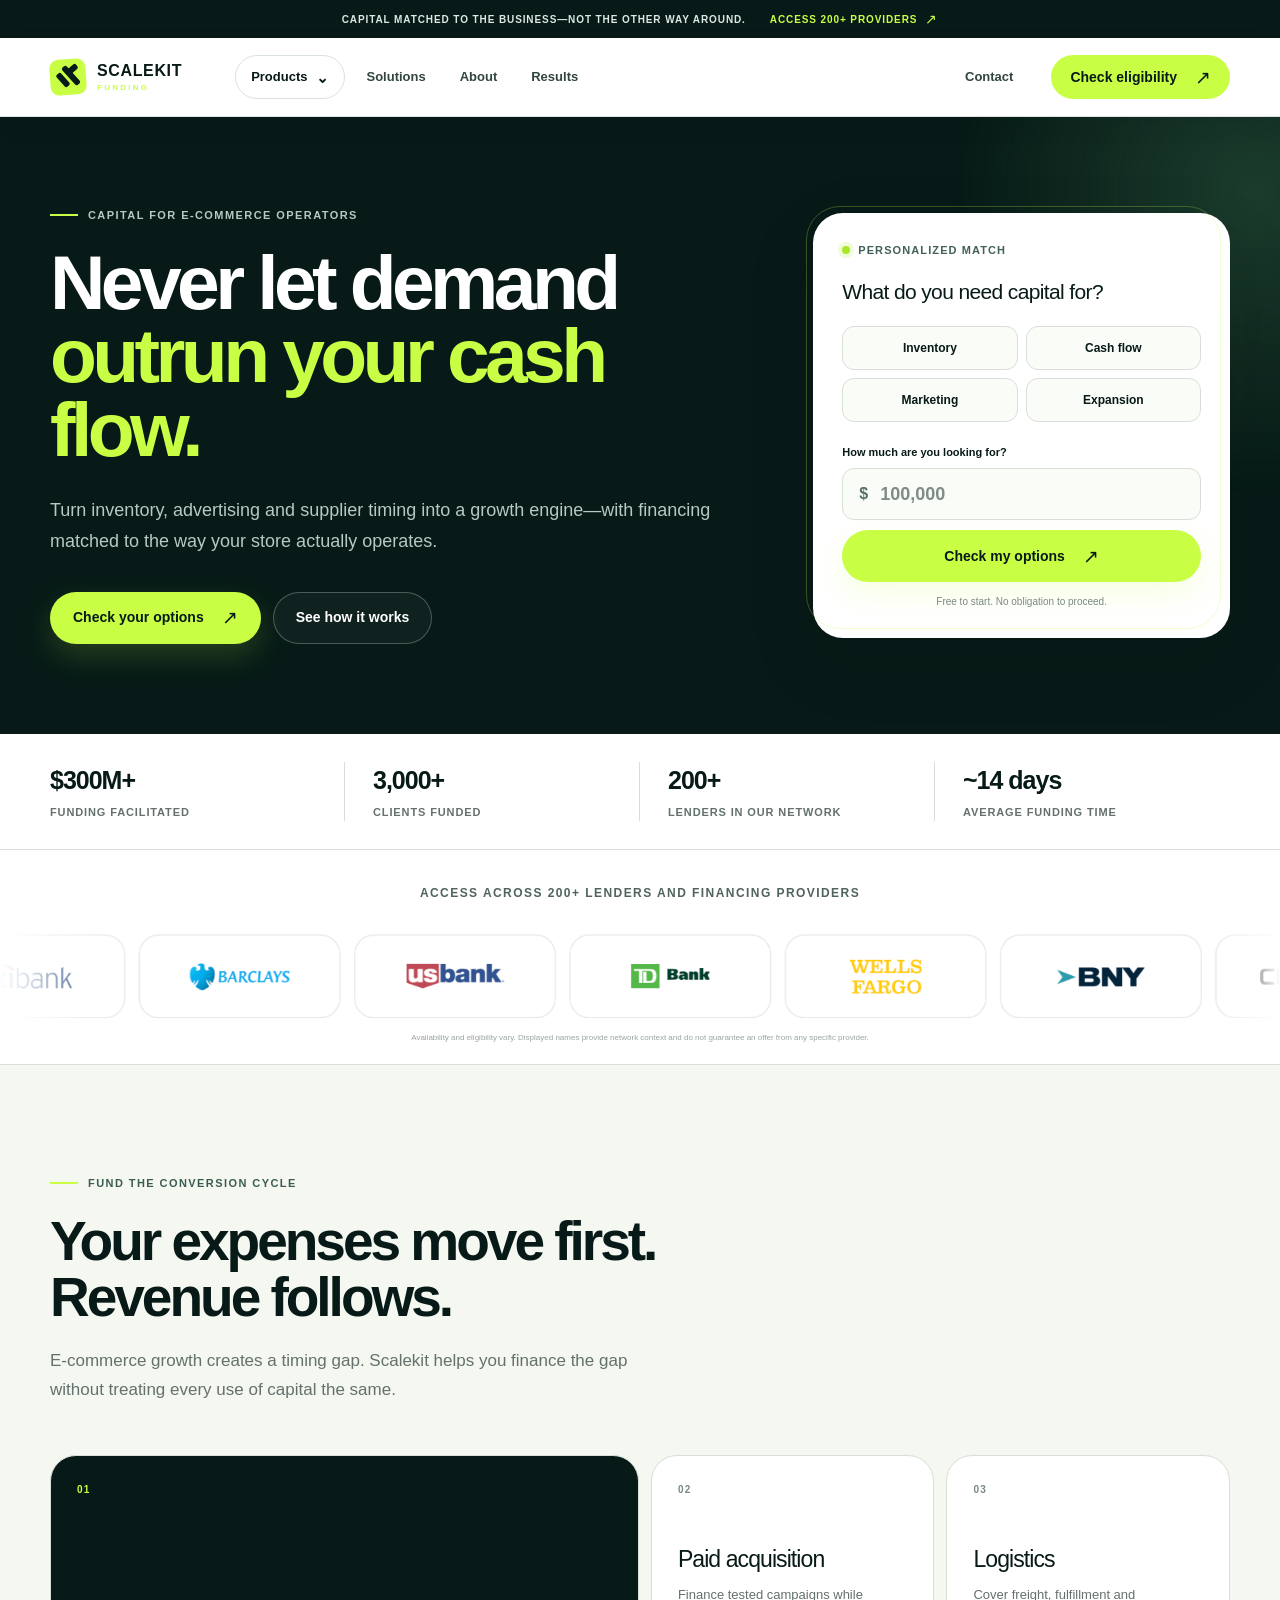
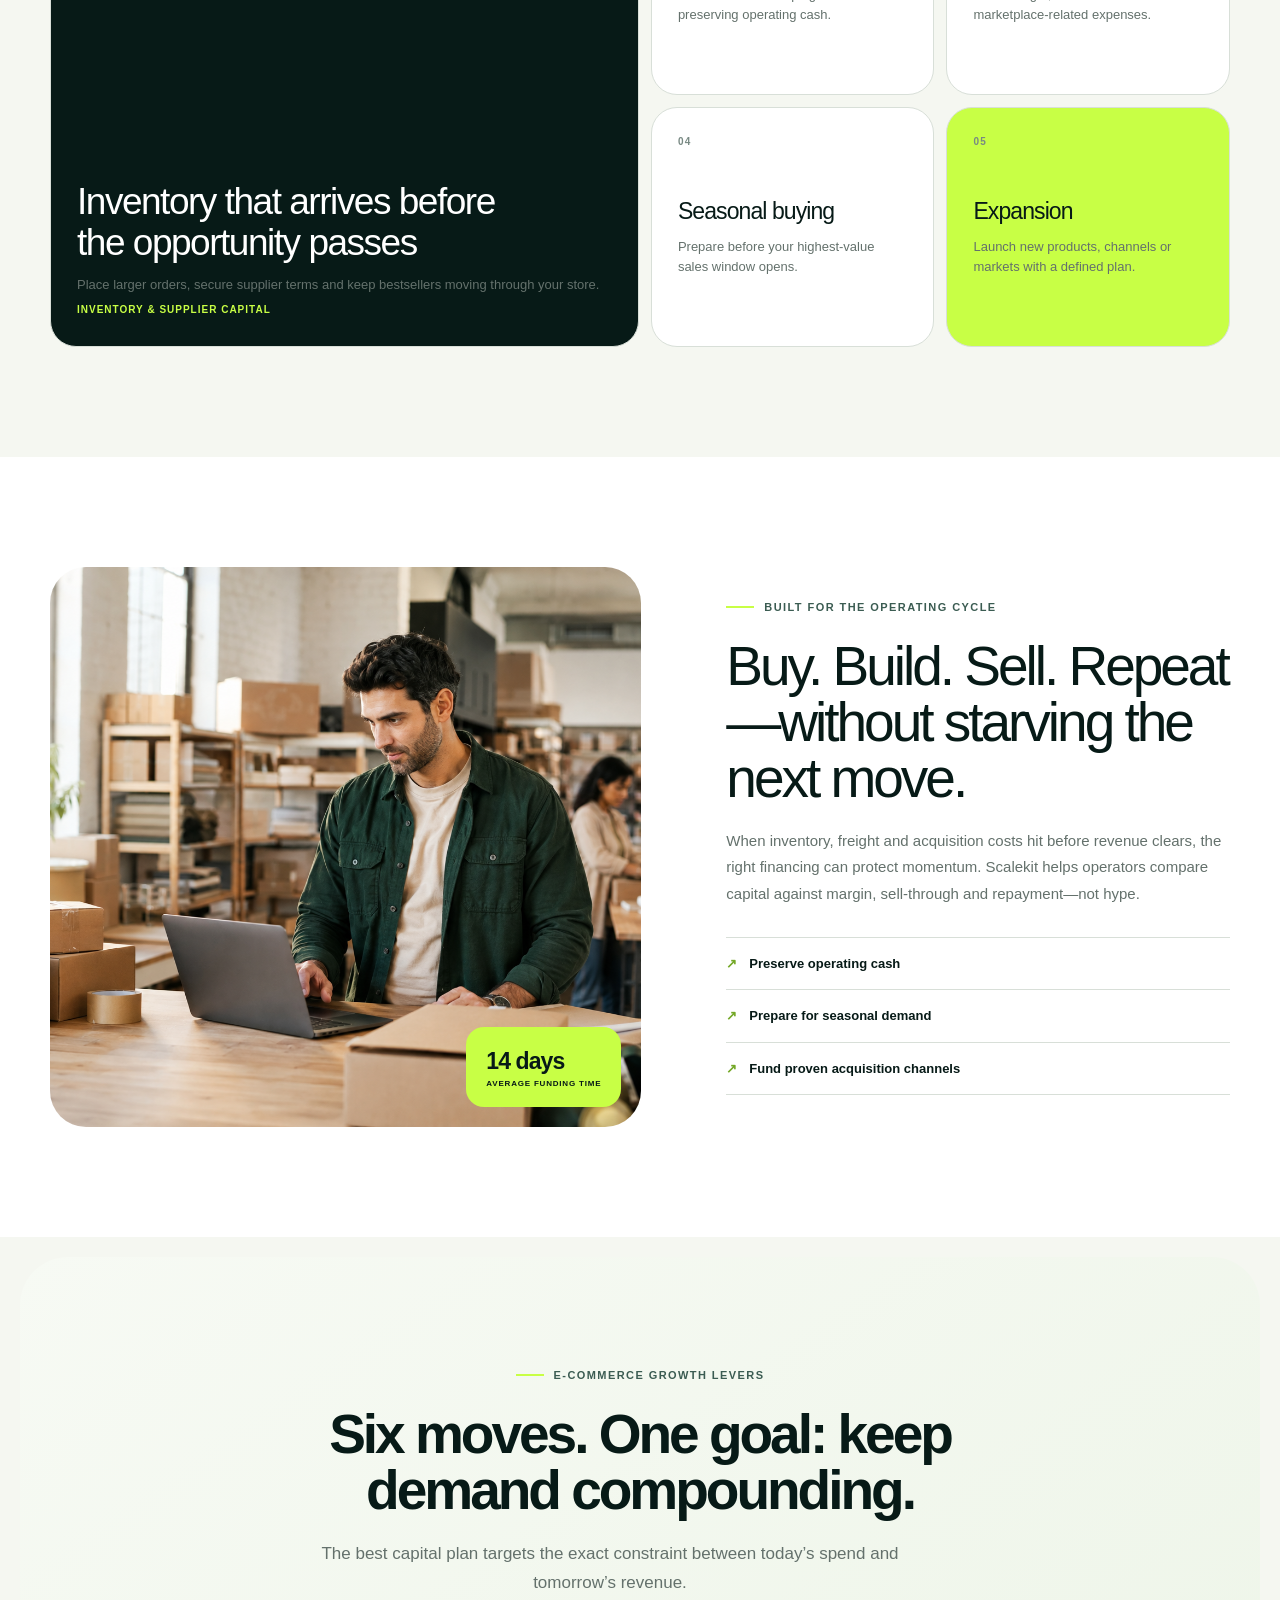
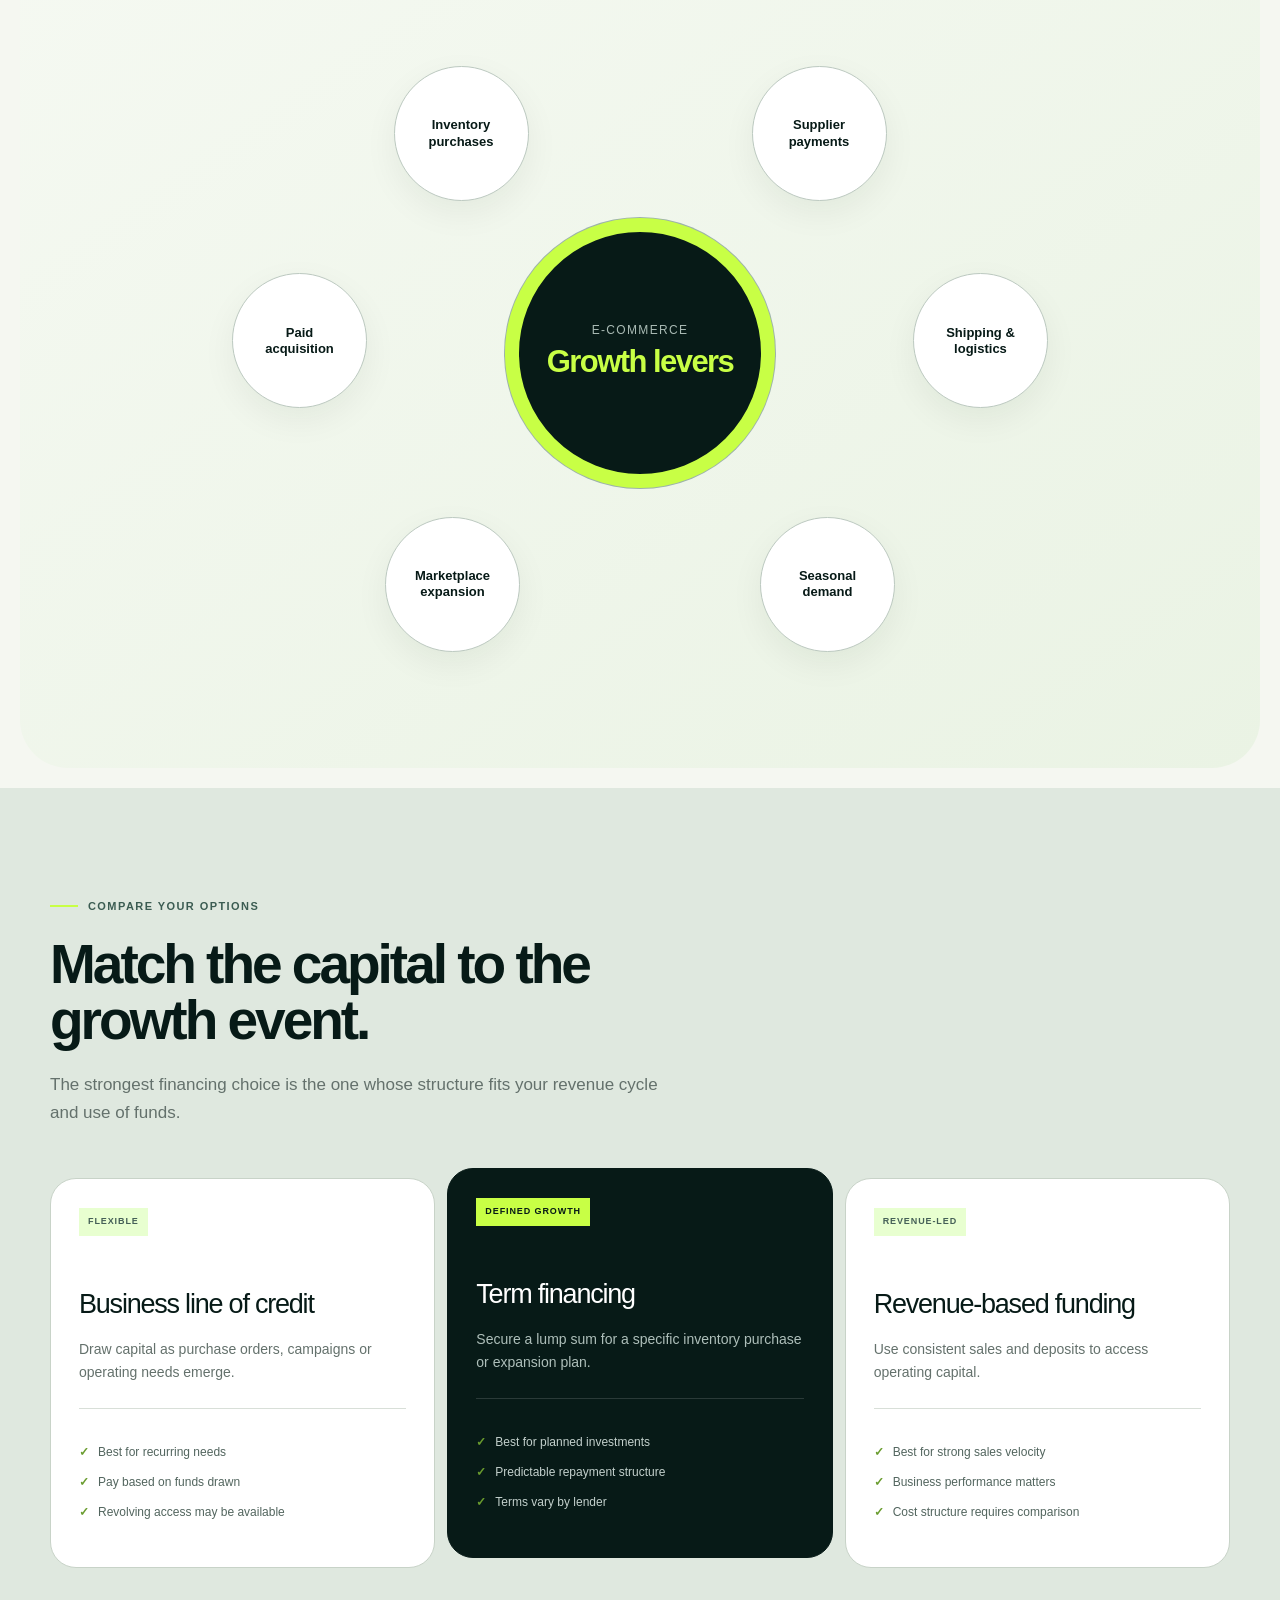
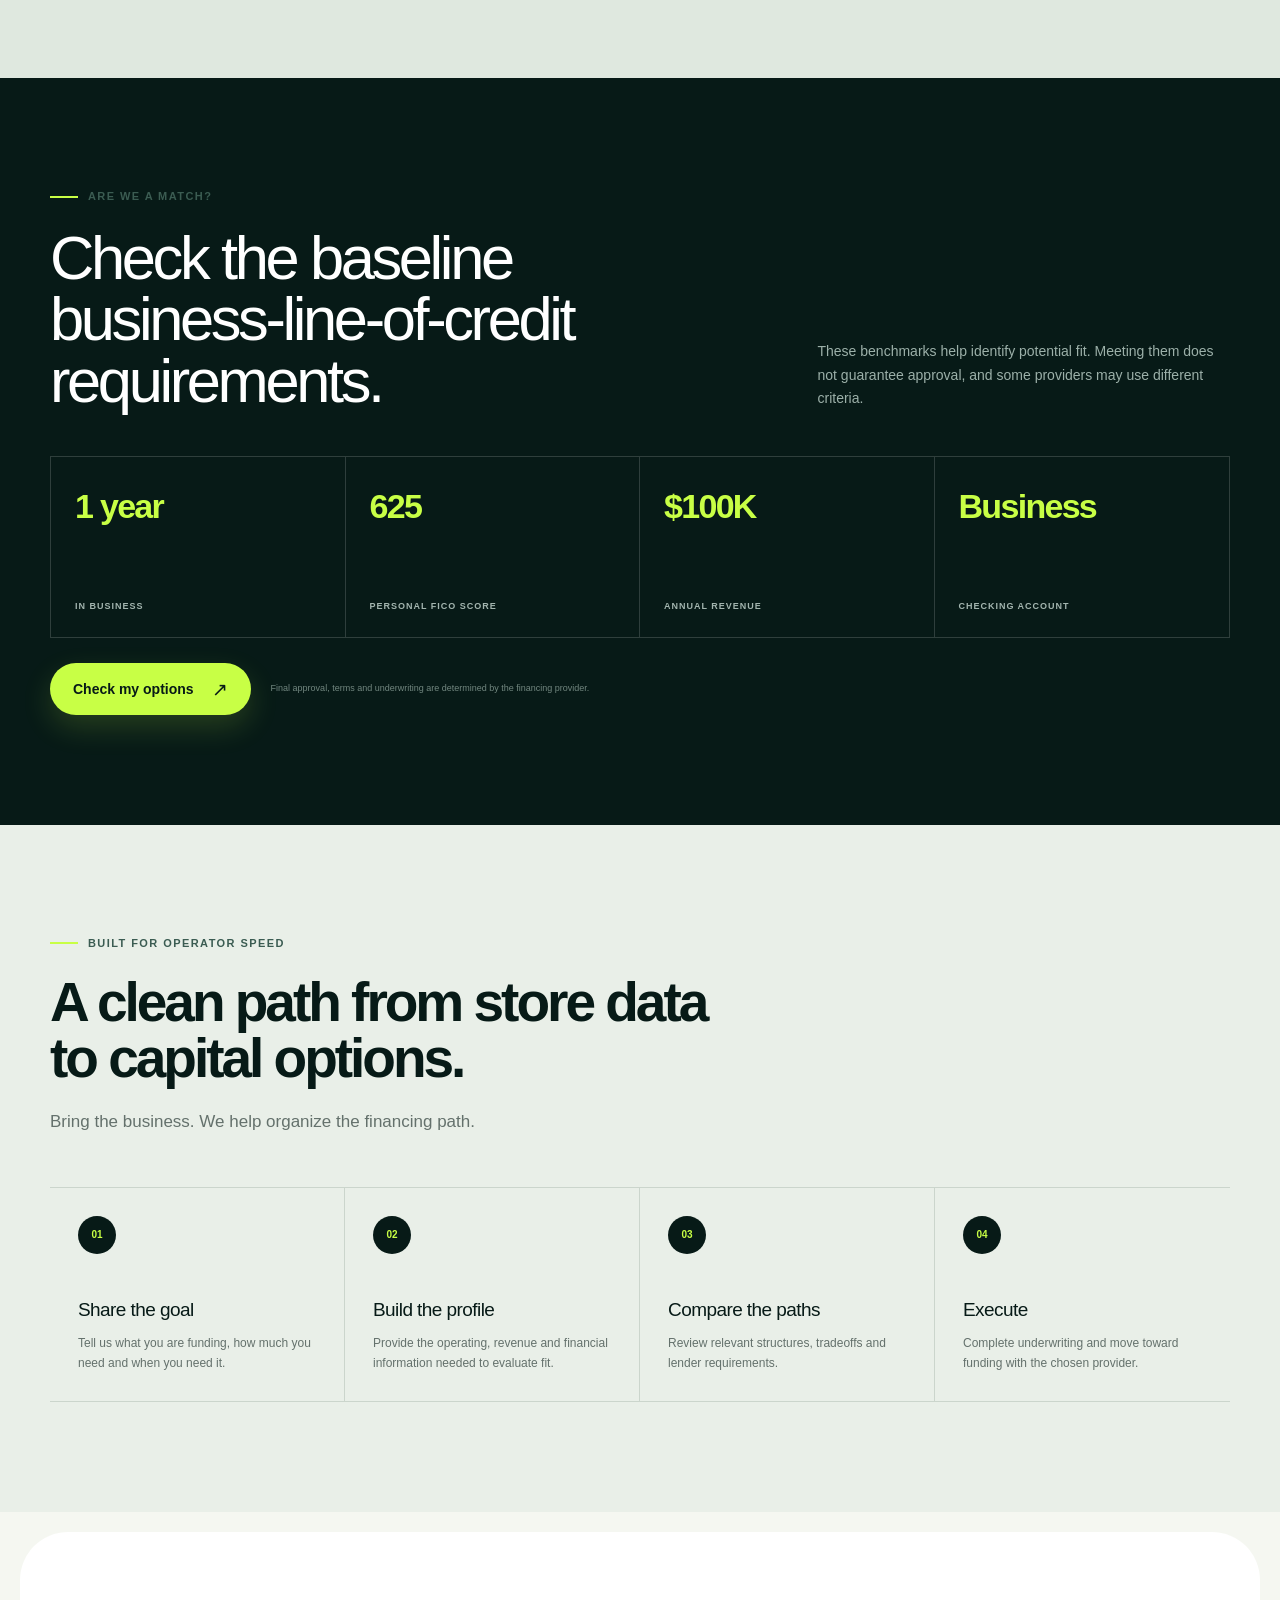
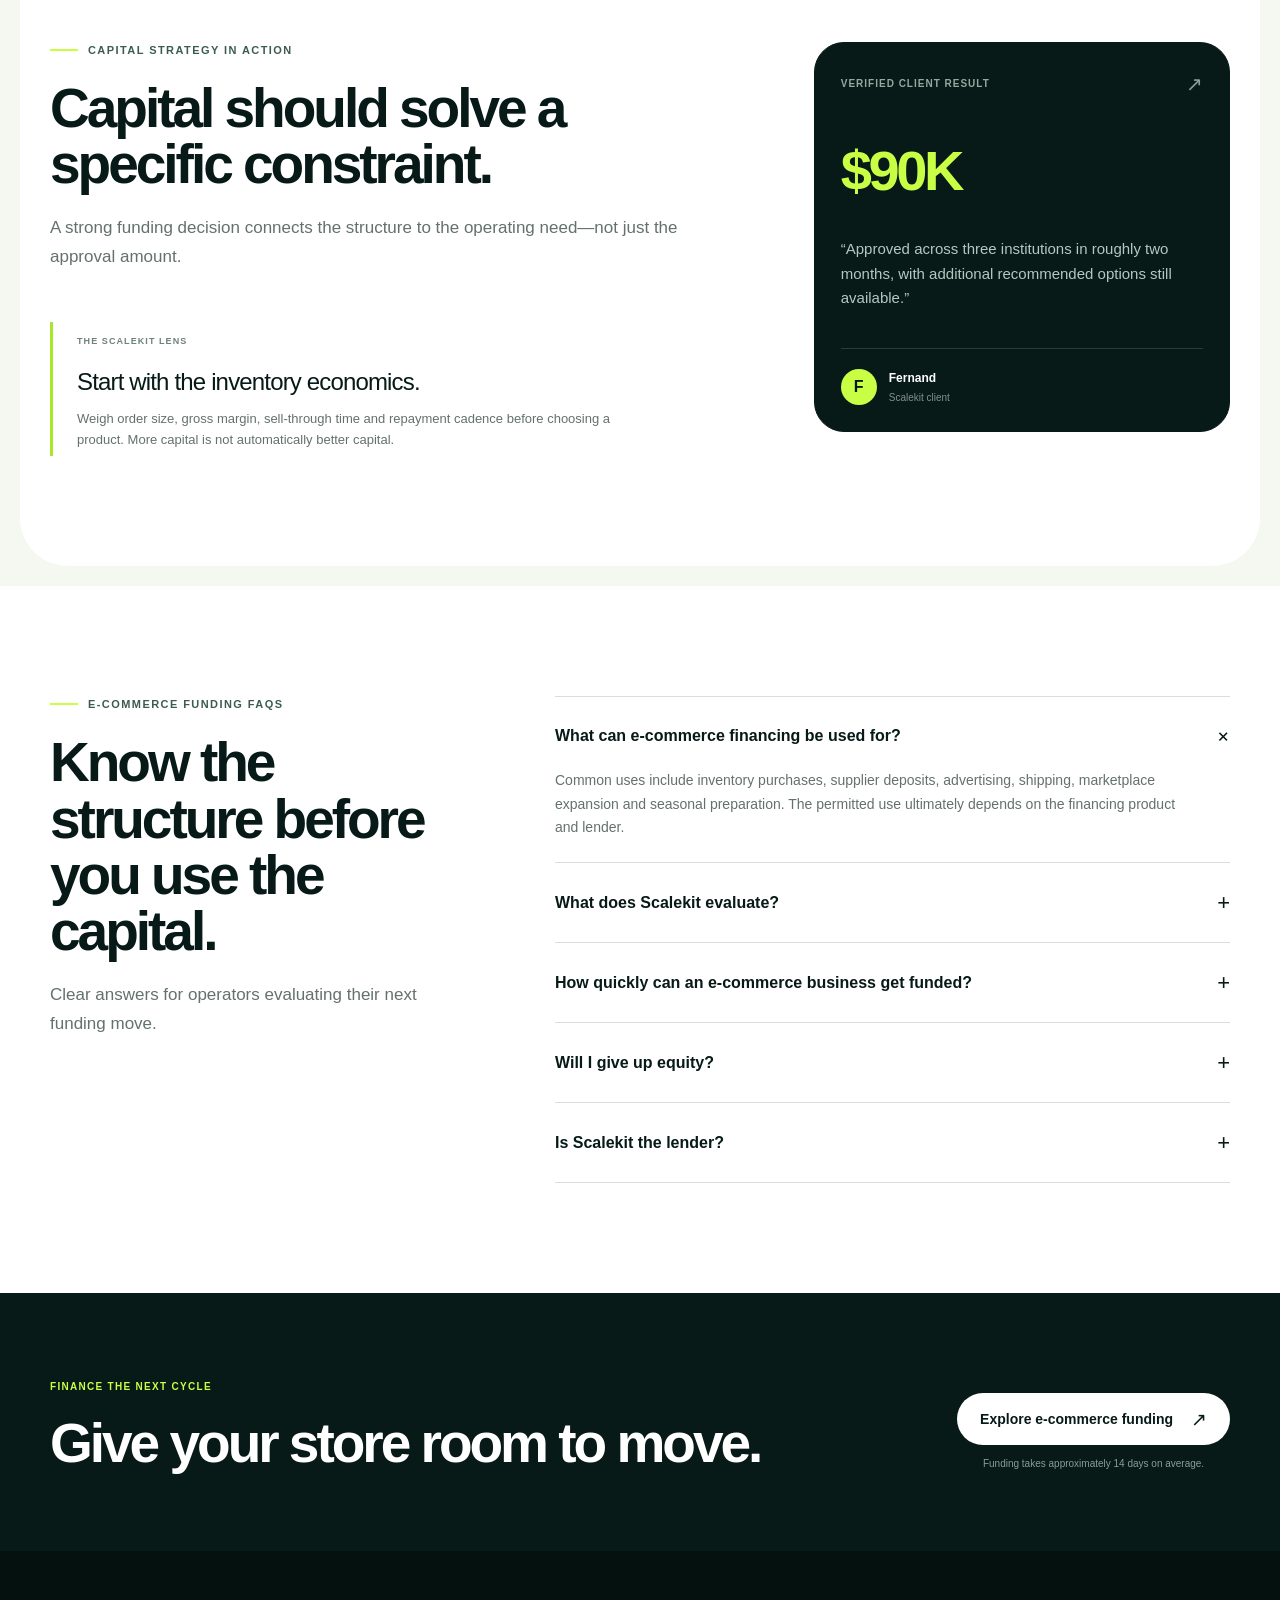
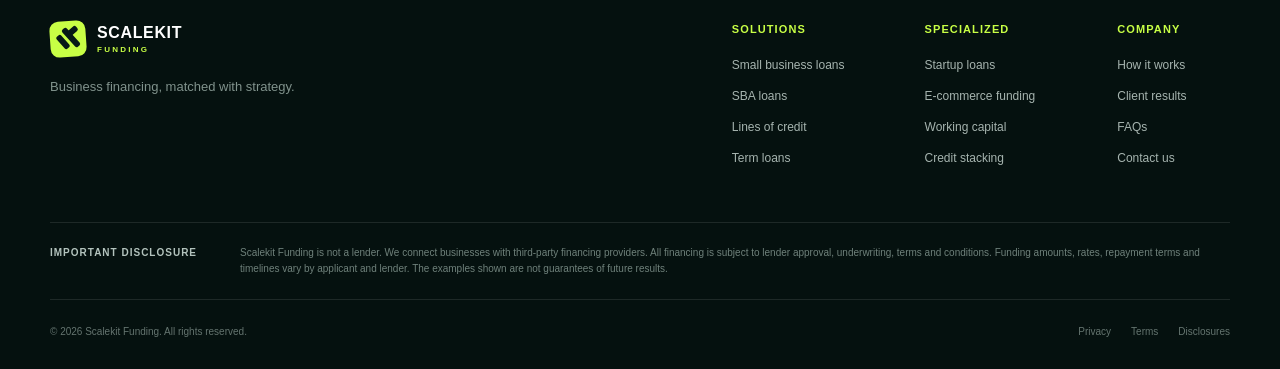
<file: e-commerce-page/index.html>
<!DOCTYPE html><html lang="en"><head><meta charSet="utf-8"/><meta name="viewport" content="width=device-width, initial-scale=1"/><link rel="preload" href="../home-lifestyle.png" as="image"/><link rel="preload" href="../bank-logo-strip.png" as="image"/><link rel="preload" href="../ecommerce-lifestyle.png" as="image"/><link rel="stylesheet" href="../assets/index-CwPmRT-I.css"/><title>E-commerce Funding | Scalekit Funding</title><meta name="description" content="Explore financing options for inventory, marketing, suppliers and seasonal demand through Scalekit&#x27;s network of 200+ lenders."/><meta property="og:title" content="Scalekit Funding"/><meta property="og:description" content="Business financing, matched with strategy."/><meta property="og:image" content="https://scalekit-funding-redesign.scalekit-0004.chatgpt.site/og.png"/><meta name="twitter:card" content="summary_large_image"/><meta name="twitter:title" content="Scalekit Funding"/><meta name="twitter:description" content="Business financing, matched with strategy."/><meta name="twitter:image" content="https://scalekit-funding-redesign.scalekit-0004.chatgpt.site/og.png"/><link rel="shortcut icon" href="../favicon.svg"/><link rel="icon" href="../favicon.svg"/><!-- Static HTML export: no framework runtime required. -->
</head><body><main><div class="topbar"><span>Capital matched to the business—not the other way around.</span><a href="../index.html#lender-network">Access 200+ providers <span aria-hidden="true" class="arrow-icon">↗</span></a></div><header class="site-header"><div class="shell nav-inner"><a href="../index.html" class="logo" aria-label="Scalekit Funding home"><span class="logo-mark"><i></i><b></b><em></em></span><span class="logo-word">SCALEKIT<small>FUNDING</small></span></a><nav class="desktop-nav" aria-label="Primary navigation"><details class="products-menu"><summary>Products <span aria-hidden="true">⌄</span></summary><div class="mega-menu"><div class="mega-products"><div class="mega-heading"><span>Funding products</span><a href="../index.html#solutions">View all solutions <span aria-hidden="true" class="arrow-icon">↗</span></a></div><div class="mega-product-grid"><a href="../small-business-loans/index.html" class="mega-product-link"><span class="mega-product-icon">SB</span><span class="mega-product-copy"><strong>Small Business Loans</strong><small>Flexible capital for established businesses</small></span><span aria-hidden="true" class="arrow-icon">↗</span></a><a href="../sba-loans/index.html" class="mega-product-link"><span class="mega-product-icon">SBA</span><span class="mega-product-copy"><strong>SBA Loans</strong><small>Longer-term capital for qualified businesses</small></span><span aria-hidden="true" class="arrow-icon">↗</span></a><a href="../business-line-of-credit/index.html" class="mega-product-link"><span class="mega-product-icon">LOC</span><span class="mega-product-copy"><strong>Lines of Credit</strong><small>Reusable access for recurring business needs</small></span><span aria-hidden="true" class="arrow-icon">↗</span></a><a href="../term-loans/index.html" class="mega-product-link"><span class="mega-product-icon">TL</span><span class="mega-product-copy"><strong>Term Loans</strong><small>Structured financing for defined investments</small></span><span aria-hidden="true" class="arrow-icon">↗</span></a><a href="../working-capital/index.html" class="mega-product-link"><span class="mega-product-icon">WC</span><span class="mega-product-copy"><strong>Working Capital Loans</strong><small>Keep payroll, vendors and operations moving</small></span><span aria-hidden="true" class="arrow-icon">↗</span></a><a href="../startup-loans/index.html" class="mega-product-link"><span class="mega-product-icon">SU</span><span class="mega-product-copy"><strong>Startup Loans</strong><small>Explore capital routes for newer companies</small></span><span aria-hidden="true" class="arrow-icon">↗</span></a><a href="../e-commerce-page/index.html" class="mega-product-link"><span class="mega-product-icon">EC</span><span class="mega-product-copy"><strong>E-commerce Loan</strong><small>Fund inventory, marketing and seasonal demand</small></span><span aria-hidden="true" class="arrow-icon">↗</span></a></div><div class="mega-quick-links"><a href="../index.html#credit-stacking">Credit stacking</a><a href="../working-capital/index.html#compare">Compare capital paths</a><a href="../index.html#how-it-works">How Scalekit works</a></div></div><aside class="mega-spotlight"><div class="mega-spotlight-image"><img src="../home-lifestyle.png" alt="Business owners reviewing a growth plan"/><span>$300M+ facilitated</span></div><div class="mega-spotlight-copy"><span>Scalekit capital strategy</span><h3>Start with fit, not forms.</h3><p>Tell us what the capital needs to accomplish. We help map the route across our network.</p><a href="../index.html#eligibility">Check your options <span aria-hidden="true" class="arrow-icon">↗</span></a></div></aside></div></details><a href="../index.html#solutions">Solutions</a><a href="../index.html#about">About</a><a href="../index.html#results">Results</a></nav><a class="header-contact" href="mailto:funding@scalekitfinancing.com">Contact</a><a class="button button-nav" href="../index.html#eligibility">Check eligibility <span aria-hidden="true" class="arrow-icon">↗</span></a><details class="mobile-menu"><summary aria-label="Open navigation"><span></span><span></span></summary><nav><strong>Products</strong><a href="../small-business-loans/index.html">Small Business Loans</a><a href="../sba-loans/index.html">SBA Loans</a><a href="../business-line-of-credit/index.html">Lines of Credit</a><a href="../term-loans/index.html">Term Loans</a><a href="../working-capital/index.html">Working Capital Loans</a><a href="../startup-loans/index.html">Startup Loans</a><a href="../e-commerce-page/index.html">E-commerce Loan</a><span class="mobile-nav-divider"></span><a href="../index.html#about">About</a><a href="../index.html#results">Results</a><a href="../index.html#credit-stacking">Credit stacking</a><a class="button button-primary" href="../index.html#eligibility">Check eligibility</a></nav></details></div></header><section class="hero product-hero"><div class="ambient ambient-one"></div><div class="shell hero-grid"><div class="hero-copy"><div class="eyebrow"><span></span>Capital for e-commerce operators</div><h1>Never let demand<br/><em>outrun your cash flow.</em></h1><p class="hero-lede">Turn inventory, advertising and supplier timing into a growth engine—with financing matched to the way your store actually operates.</p><div class="hero-actions"><a class="button button-primary" href="#eligibility">Check your options <span aria-hidden="true" class="arrow-icon">↗</span></a><a class="button button-quiet" href="#how-it-works">See how it works</a></div></div><div class="qual-card qual-card-compact"><div class="qual-top"><span class="status-dot"></span> Personalized match</div><h2>What do you need capital for?</h2><div class="purpose-grid"><button>Inventory</button><button>Cash flow</button><button>Marketing</button><button>Expansion</button></div><label for="amount">How much are you looking for?</label><div class="amount-input"><span>$</span><input id="amount" inputMode="numeric" placeholder="100,000" aria-label="Requested funding amount"/></div><a class="button button-primary button-full" href="mailto:funding@scalekitfinancing.com?subject=Funding%20eligibility">Check my options <span aria-hidden="true" class="arrow-icon">↗</span></a><p>Free to start. No obligation to proceed.</p></div></div></section><section class="proof-strip"><div class="shell proof-grid"><div><strong>$300M+</strong><span>Funding facilitated</span></div><div><strong>3,000+</strong><span>Clients funded</span></div><div><strong>200+</strong><span>Lenders in our network</span></div><div><strong>~14 days</strong><span>Average funding time</span></div></div></section><section class="lender-marquee" id="lender-network" aria-label="Lender network"><p>Access across 200+ lenders and financing providers</p><div class="bank-logo-viewport"><div class="bank-logo-track"><img src="../bank-logo-strip.png" alt="Barclays, U.S. Bank, TD Bank, Wells Fargo, BNY, Chase and Citi"/><img src="../bank-logo-strip.png" alt="" aria-hidden="true"/></div></div><small>Availability and eligibility vary. Displayed names provide network context and do not guarantee an offer from any specific provider.</small></section><section class="section section-light"><div class="shell"><div class="section-head"><div class="eyebrow"><span></span>Fund the conversion cycle</div><h2>Your expenses move first. Revenue follows.</h2><p>E-commerce growth creates a timing gap. Scalekit helps you finance the gap without treating every use of capital the same.</p></div><div class="use-grid"><article class="use-card use-card-large"><div class="use-icon">01</div><div><h3>Inventory that arrives before the opportunity passes</h3><p>Place larger orders, secure supplier terms and keep bestsellers moving through your store.</p><span>Inventory &amp; supplier capital</span></div></article><article class="use-card"><div class="use-icon">02</div><h3>Paid acquisition</h3><p>Finance tested campaigns while preserving operating cash.</p></article><article class="use-card"><div class="use-icon">03</div><h3>Logistics</h3><p>Cover freight, fulfillment and marketplace-related expenses.</p></article><article class="use-card"><div class="use-icon">04</div><h3>Seasonal buying</h3><p>Prepare before your highest-value sales window opens.</p></article><article class="use-card use-card-accent"><div class="use-icon">05</div><h3>Expansion</h3><p>Launch new products, channels or markets with a defined plan.</p></article></div></div></section><section class="operator-story"><div class="shell operator-story-grid"><div class="operator-image"><img src="../ecommerce-lifestyle.png" alt="E-commerce business owner reviewing inventory and orders"/><div class="image-badge"><strong>14 days</strong><span>average funding time</span></div></div><div><div class="eyebrow"><span></span>Built for the operating cycle</div><h2>Buy. Build. Sell. Repeat—without starving the next move.</h2><p>When inventory, freight and acquisition costs hit before revenue clears, the right financing can protect momentum. Scalekit helps operators compare capital against margin, sell-through and repayment—not hype.</p><div class="story-benefits"><span>Preserve operating cash</span><span>Prepare for seasonal demand</span><span>Fund proven acquisition channels</span></div></div></div></section><section class="section type-orbit-section ecom-orbit-section"><div class="shell"><div class="section-head"><div class="eyebrow"><span></span>E-commerce growth levers</div><h2>Six moves. One goal: keep demand compounding.</h2><p>The best capital plan targets the exact constraint between today’s spend and tomorrow’s revenue.</p></div><div class="capital-orbit ecom-orbit"><div class="orbit-core"><span>E-commerce</span><strong>Growth levers</strong></div><div class="orbit-node orbit-1">Paid<br/>acquisition</div><div class="orbit-node orbit-2">Inventory<br/>purchases</div><div class="orbit-node orbit-3">Supplier<br/>payments</div><div class="orbit-node orbit-4">Shipping &amp;<br/>logistics</div><div class="orbit-node orbit-5">Seasonal<br/>demand</div><div class="orbit-node orbit-6">Marketplace<br/>expansion</div></div></div></section><section class="section product-options" id="compare"><div class="shell"><div class="section-head"><div class="eyebrow"><span></span>Compare your options</div><h2>Match the capital to the growth event.</h2><p>The strongest financing choice is the one whose structure fits your revenue cycle and use of funds.</p></div><div class="option-grid"><article><div class="option-tag">Flexible</div><h3>Business line of credit</h3><p>Draw capital as purchase orders, campaigns or operating needs emerge.</p><ul><li>Best for recurring needs</li><li>Pay based on funds drawn</li><li>Revolving access may be available</li></ul></article><article class="option-featured"><div class="option-tag">Defined growth</div><h3>Term financing</h3><p>Secure a lump sum for a specific inventory purchase or expansion plan.</p><ul><li>Best for planned investments</li><li>Predictable repayment structure</li><li>Terms vary by lender</li></ul></article><article><div class="option-tag">Revenue-led</div><h3>Revenue-based funding</h3><p>Use consistent sales and deposits to access operating capital.</p><ul><li>Best for strong sales velocity</li><li>Business performance matters</li><li>Cost structure requires comparison</li></ul></article></div></div></section><section class="section eligibility-section ecom-match" id="eligibility"><div class="shell"><div class="match-heading"><div><div class="eyebrow"><span></span>Are we a match?</div><h2>Check the baseline business-line-of-credit requirements.</h2></div><p>These benchmarks help identify potential fit. Meeting them does not guarantee approval, and some providers may use different criteria.</p></div><div class="match-grid"><article><strong>1 year</strong><span>In business</span></article><article><strong>625</strong><span>Personal FICO score</span></article><article><strong>$100K</strong><span>Annual revenue</span></article><article><strong>Business</strong><span>Checking account</span></article></div><div class="match-action"><a class="button button-primary" href="mailto:funding@scalekitfinancing.com?subject=E-commerce%20funding%20eligibility">Check my options <span aria-hidden="true" class="arrow-icon">↗</span></a><small>Final approval, terms and underwriting are determined by the financing provider.</small></div></div></section><section class="section how-section" id="how-it-works"><div class="shell"><div class="section-head"><div class="eyebrow"><span></span>Built for operator speed</div><h2>A clean path from store data to capital options.</h2><p>Bring the business. We help organize the financing path.</p></div><div class="horizontal-process"><article><span>01</span><h3>Share the goal</h3><p>Tell us what you are funding, how much you need and when you need it.</p></article><article><span>02</span><h3>Build the profile</h3><p>Provide the operating, revenue and financial information needed to evaluate fit.</p></article><article><span>03</span><h3>Compare the paths</h3><p>Review relevant structures, tradeoffs and lender requirements.</p></article><article><span>04</span><h3>Execute</h3><p>Complete underwriting and move toward funding with the chosen provider.</p></article></div></div></section><section class="section results-section"><div class="shell case-study-split"><div><div class="section-head"><div class="eyebrow"><span></span>Capital strategy in action</div><h2>Capital should solve a specific constraint.</h2><p>A strong funding decision connects the structure to the operating need—not just the approval amount.</p></div><div class="case-placeholder"><span>The Scalekit lens</span><h3>Start with the inventory economics.</h3><p>Weigh order size, gross margin, sell-through time and repayment cadence before choosing a product. More capital is not automatically better capital.</p></div></div><article class="result-card result-featured"><div class="result-top"><span>Verified client result</span><i>↗</i></div><strong class="result-amount">$90K</strong><blockquote>“<!-- -->Approved across three institutions in roughly two months, with additional recommended options still available.<!-- -->”</blockquote><div class="result-person"><span>F</span><div><strong>Fernand</strong><small>Scalekit client</small></div></div></article></div></section><section class="section faq-section"><div class="shell faq-grid"><div class="section-head"><div class="eyebrow"><span></span>E-commerce funding FAQs</div><h2>Know the structure before you use the capital.</h2><p>Clear answers for operators evaluating their next funding move.</p></div><div class="faqs"><details open=""><summary>What can e-commerce financing be used for?<span>+</span></summary><p>Common uses include inventory purchases, supplier deposits, advertising, shipping, marketplace expansion and seasonal preparation. The permitted use ultimately depends on the financing product and lender.</p></details><details><summary>What does Scalekit evaluate?<span>+</span></summary><p>Potential options may consider revenue, business age, deposit consistency, credit profile, platform performance, industry and requested amount.</p></details><details><summary>How quickly can an e-commerce business get funded?<span>+</span></summary><p>Scalekit clients are funded in approximately 14 days on average. Complete documentation and a strong profile can help keep the process moving.</p></details><details><summary>Will I give up equity?<span>+</span></summary><p>Debt and credit products generally do not require ownership equity. However, repayment terms, guarantees and security requirements vary by lender and product.</p></details><details><summary>Is Scalekit the lender?<span>+</span></summary><p>No. Scalekit helps qualified businesses identify and navigate options from third-party financing providers in our lender network.</p></details></div></div></section><section class="final-cta"><div class="shell final-cta-inner"><div><span class="kicker kicker-lime">Finance the next cycle</span><h2>Give your store room to move.</h2></div><div class="final-action"><a class="button button-light" href="mailto:funding@scalekitfinancing.com?subject=E-commerce%20funding">Explore e-commerce funding <span aria-hidden="true" class="arrow-icon">↗</span></a><small>Funding takes approximately 14 days on average.</small></div></div></section><footer class="footer"><div class="shell"><div class="footer-top"><div><a href="../index.html" class="logo" aria-label="Scalekit Funding home"><span class="logo-mark"><i></i><b></b><em></em></span><span class="logo-word">SCALEKIT<small>FUNDING</small></span></a><p>Business financing, matched with strategy.</p></div><div class="footer-links"><div><strong>Solutions</strong><a href="../small-business-loans/index.html">Small business loans</a><a href="../sba-loans/index.html">SBA loans</a><a href="../business-line-of-credit/index.html">Lines of credit</a><a href="../term-loans/index.html">Term loans</a></div><div><strong>Specialized</strong><a href="../startup-loans/index.html">Startup loans</a><a href="../e-commerce-page/index.html">E-commerce funding</a><a href="../working-capital/index.html">Working capital</a><a href="../index.html#credit-stacking">Credit stacking</a></div><div><strong>Company</strong><a href="../index.html#how-it-works">How it works</a><a href="../index.html#results">Client results</a><a href="../index.html#faq">FAQs</a><a href="mailto:funding@scalekitfinancing.com">Contact us</a></div></div></div><div class="disclosure"><strong>Important disclosure</strong><p>Scalekit Funding is not a lender. We connect businesses with third-party financing providers. All financing is subject to lender approval, underwriting, terms and conditions. Funding amounts, rates, repayment terms and timelines vary by applicant and lender. The examples shown are not guarantees of future results.</p></div><div class="footer-bottom"><span>© 2026 Scalekit Funding. All rights reserved.</span><div><a href="#">Privacy</a><a href="#">Terms</a><a href="#">Disclosures</a></div></div></div></footer></main></body></html>
</file>
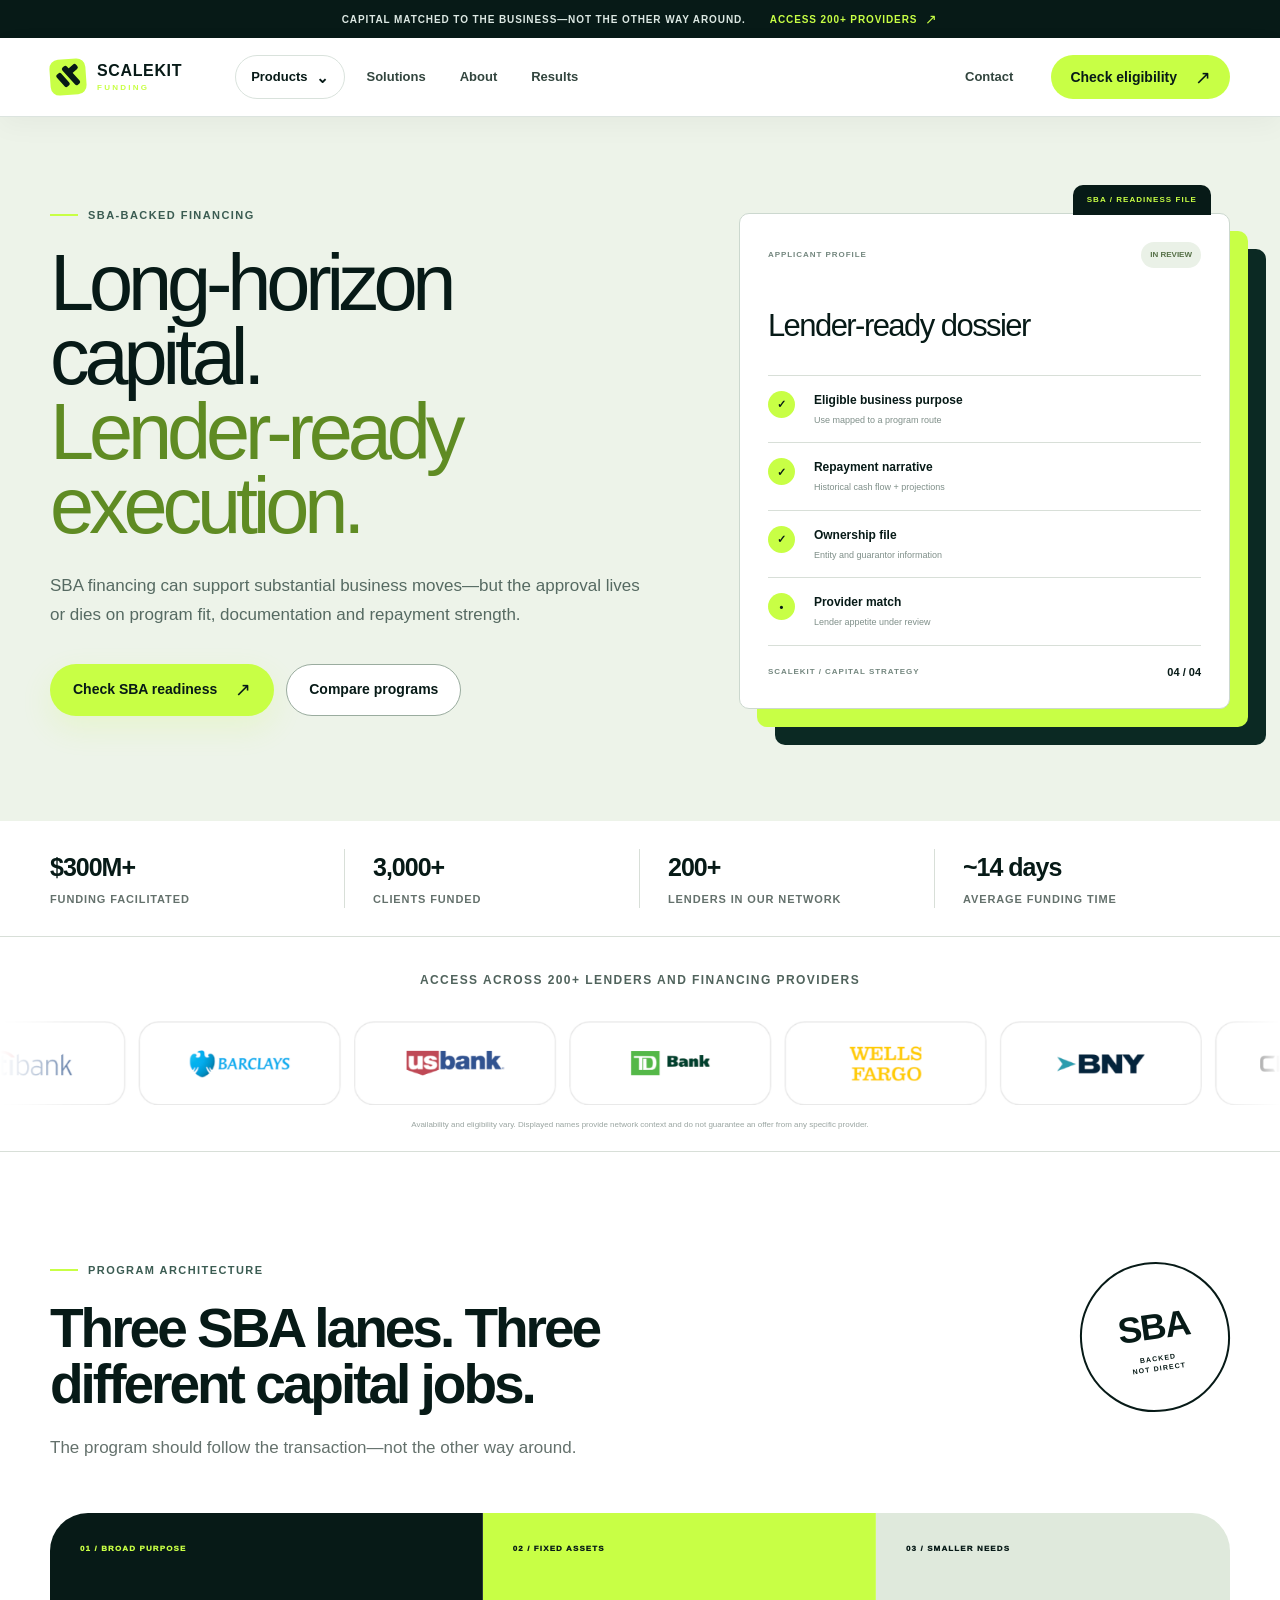
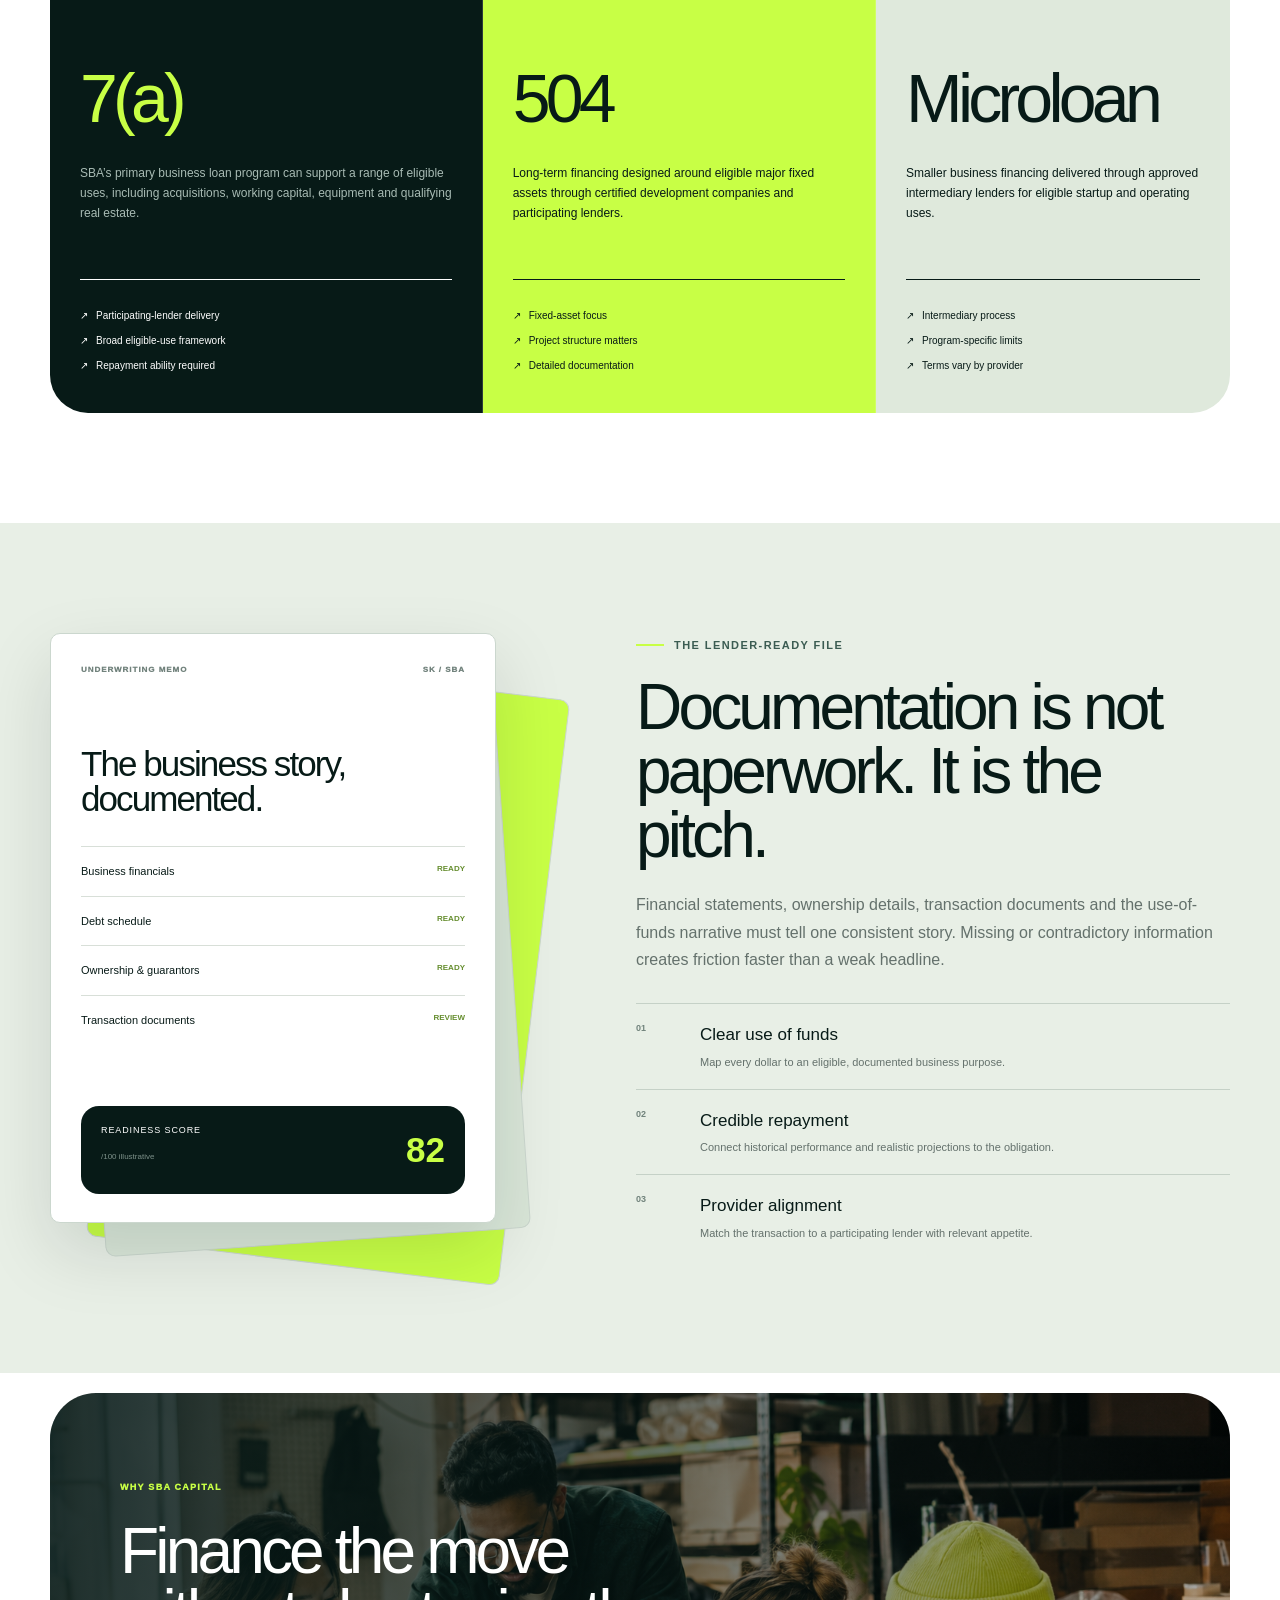
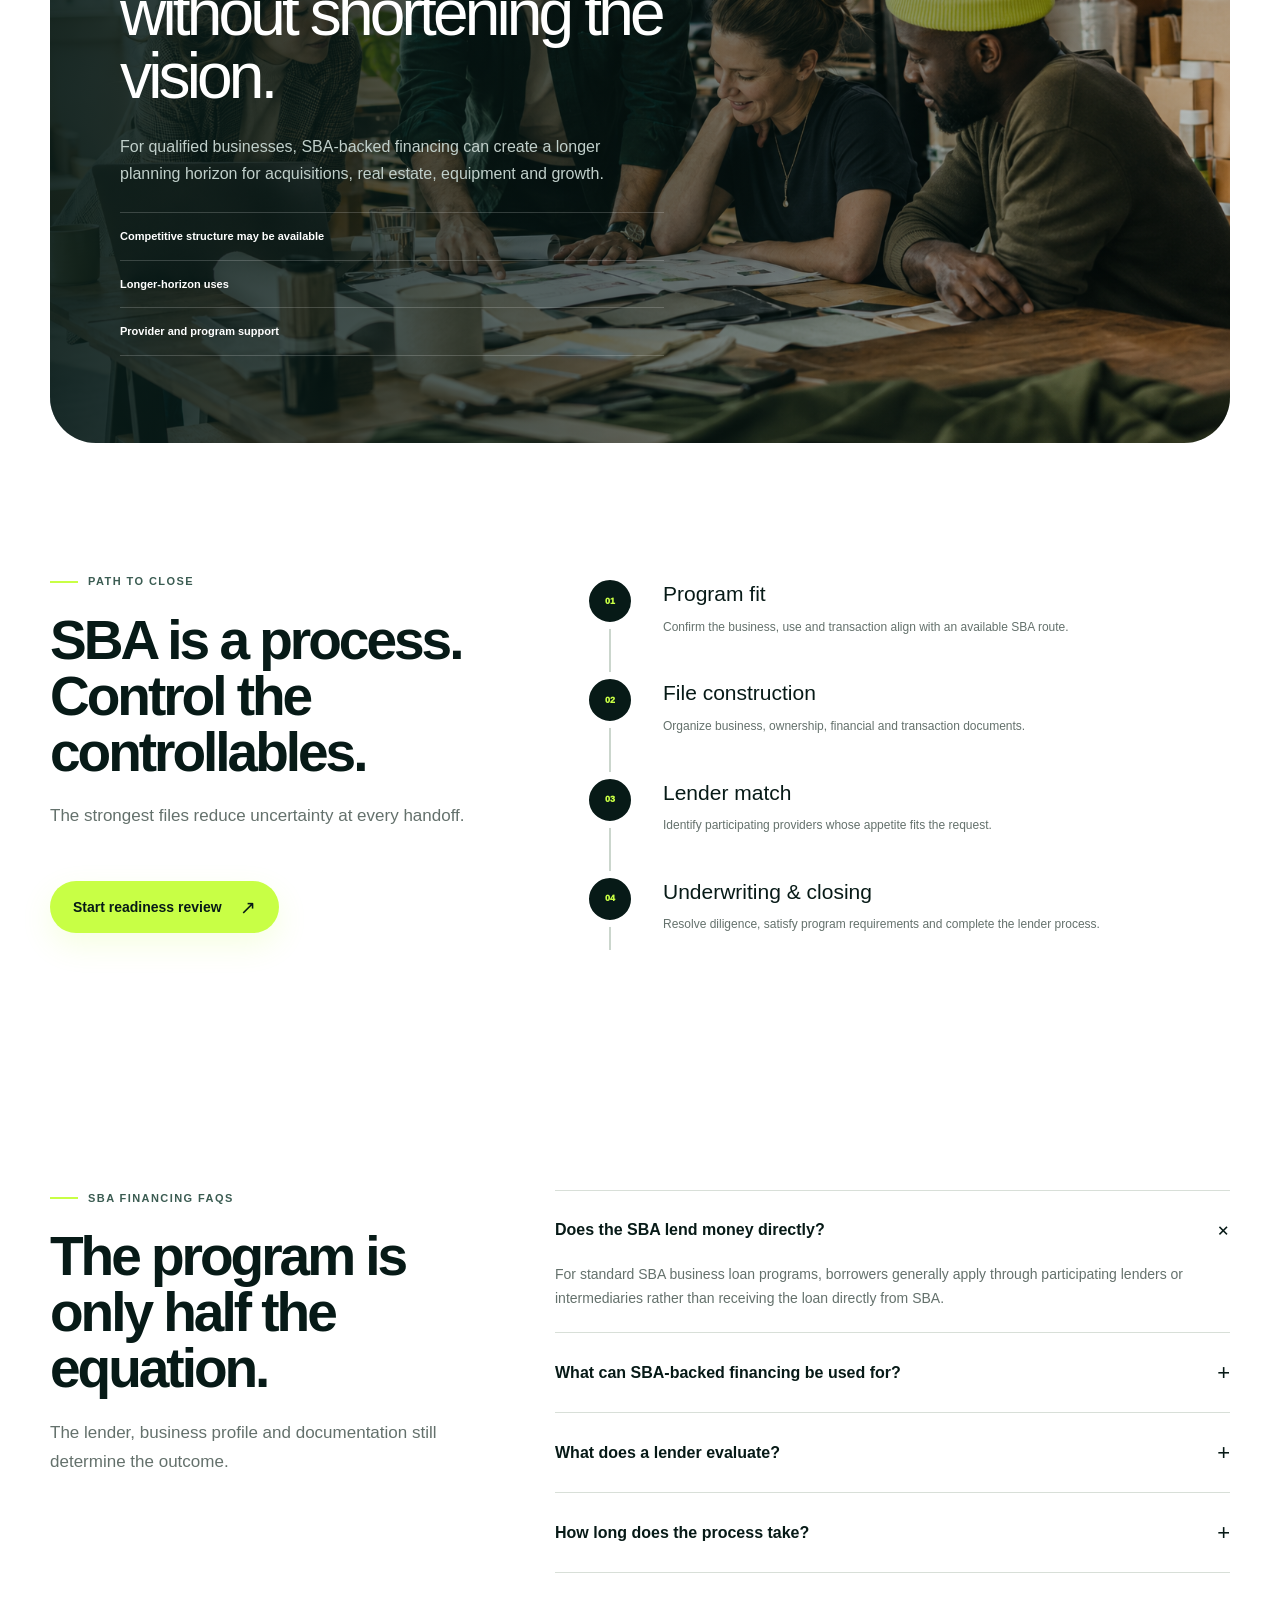
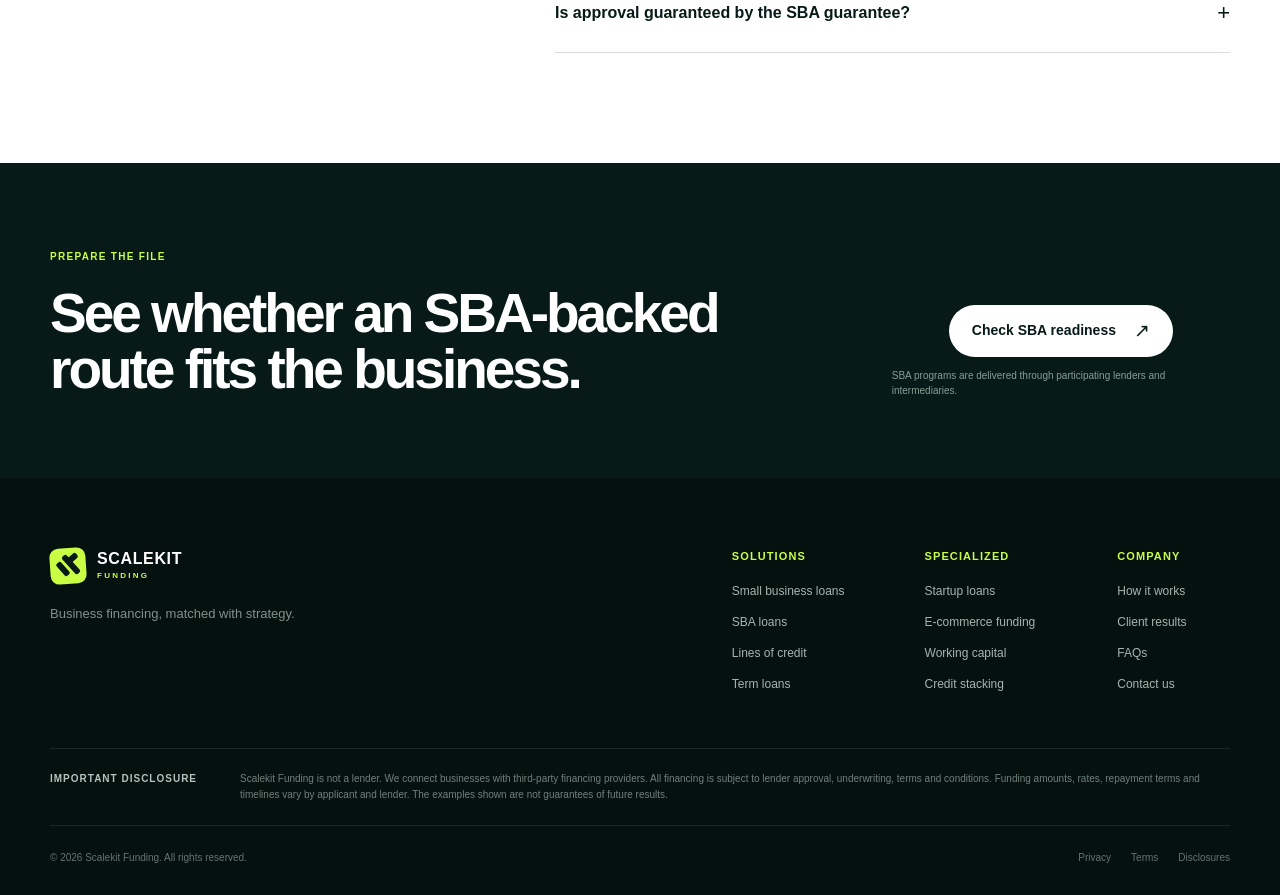
<file: sba-loans/index.html>
<!DOCTYPE html><html lang="en"><head><meta charSet="utf-8"/><meta name="viewport" content="width=device-width, initial-scale=1"/><link rel="preload" href="../home-lifestyle.png" as="image"/><link rel="preload" href="../bank-logo-strip.png" as="image"/><link rel="stylesheet" href="../assets/index-CwPmRT-I.css"/><title>SBA Loans | Scalekit Funding</title><meta name="description" content="Explore SBA-backed financing paths for eligible acquisitions, working capital, equipment, real estate and business growth."/><meta property="og:title" content="SBA Loans | Scalekit Funding"/><meta property="og:description" content="Explore SBA-backed financing paths for eligible acquisitions, working capital, equipment, real estate and business growth."/><meta property="og:image" content="https://scalekit-funding-redesign.scalekit-0004.chatgpt.site/home-lifestyle.png"/><meta name="twitter:card" content="summary_large_image"/><meta name="twitter:title" content="SBA Loans | Scalekit Funding"/><meta name="twitter:description" content="Explore SBA-backed financing paths for eligible acquisitions, working capital, equipment, real estate and business growth."/><meta name="twitter:image" content="https://scalekit-funding-redesign.scalekit-0004.chatgpt.site/home-lifestyle.png"/><link rel="shortcut icon" href="../favicon.svg"/><link rel="icon" href="../favicon.svg"/><!-- Static HTML export: no framework runtime required. -->
</head><body><main class="sba-page"><div class="topbar"><span>Capital matched to the business—not the other way around.</span><a href="../index.html#lender-network">Access 200+ providers <span aria-hidden="true" class="arrow-icon">↗</span></a></div><header class="site-header"><div class="shell nav-inner"><a href="../index.html" class="logo" aria-label="Scalekit Funding home"><span class="logo-mark"><i></i><b></b><em></em></span><span class="logo-word">SCALEKIT<small>FUNDING</small></span></a><nav class="desktop-nav" aria-label="Primary navigation"><details class="products-menu"><summary>Products <span aria-hidden="true">⌄</span></summary><div class="mega-menu"><div class="mega-products"><div class="mega-heading"><span>Funding products</span><a href="../index.html#solutions">View all solutions <span aria-hidden="true" class="arrow-icon">↗</span></a></div><div class="mega-product-grid"><a href="../small-business-loans/index.html" class="mega-product-link"><span class="mega-product-icon">SB</span><span class="mega-product-copy"><strong>Small Business Loans</strong><small>Flexible capital for established businesses</small></span><span aria-hidden="true" class="arrow-icon">↗</span></a><a href="../sba-loans/index.html" class="mega-product-link"><span class="mega-product-icon">SBA</span><span class="mega-product-copy"><strong>SBA Loans</strong><small>Longer-term capital for qualified businesses</small></span><span aria-hidden="true" class="arrow-icon">↗</span></a><a href="../business-line-of-credit/index.html" class="mega-product-link"><span class="mega-product-icon">LOC</span><span class="mega-product-copy"><strong>Lines of Credit</strong><small>Reusable access for recurring business needs</small></span><span aria-hidden="true" class="arrow-icon">↗</span></a><a href="../term-loans/index.html" class="mega-product-link"><span class="mega-product-icon">TL</span><span class="mega-product-copy"><strong>Term Loans</strong><small>Structured financing for defined investments</small></span><span aria-hidden="true" class="arrow-icon">↗</span></a><a href="../working-capital/index.html" class="mega-product-link"><span class="mega-product-icon">WC</span><span class="mega-product-copy"><strong>Working Capital Loans</strong><small>Keep payroll, vendors and operations moving</small></span><span aria-hidden="true" class="arrow-icon">↗</span></a><a href="../startup-loans/index.html" class="mega-product-link"><span class="mega-product-icon">SU</span><span class="mega-product-copy"><strong>Startup Loans</strong><small>Explore capital routes for newer companies</small></span><span aria-hidden="true" class="arrow-icon">↗</span></a><a href="../e-commerce-page/index.html" class="mega-product-link"><span class="mega-product-icon">EC</span><span class="mega-product-copy"><strong>E-commerce Loan</strong><small>Fund inventory, marketing and seasonal demand</small></span><span aria-hidden="true" class="arrow-icon">↗</span></a></div><div class="mega-quick-links"><a href="../index.html#credit-stacking">Credit stacking</a><a href="../working-capital/index.html#compare">Compare capital paths</a><a href="../index.html#how-it-works">How Scalekit works</a></div></div><aside class="mega-spotlight"><div class="mega-spotlight-image"><img src="../home-lifestyle.png" alt="Business owners reviewing a growth plan"/><span>$300M+ facilitated</span></div><div class="mega-spotlight-copy"><span>Scalekit capital strategy</span><h3>Start with fit, not forms.</h3><p>Tell us what the capital needs to accomplish. We help map the route across our network.</p><a href="../index.html#eligibility">Check your options <span aria-hidden="true" class="arrow-icon">↗</span></a></div></aside></div></details><a href="../index.html#solutions">Solutions</a><a href="../index.html#about">About</a><a href="../index.html#results">Results</a></nav><a class="header-contact" href="mailto:funding@scalekitfinancing.com">Contact</a><a class="button button-nav" href="../index.html#eligibility">Check eligibility <span aria-hidden="true" class="arrow-icon">↗</span></a><details class="mobile-menu"><summary aria-label="Open navigation"><span></span><span></span></summary><nav><strong>Products</strong><a href="../small-business-loans/index.html">Small Business Loans</a><a href="../sba-loans/index.html">SBA Loans</a><a href="../business-line-of-credit/index.html">Lines of Credit</a><a href="../term-loans/index.html">Term Loans</a><a href="../working-capital/index.html">Working Capital Loans</a><a href="../startup-loans/index.html">Startup Loans</a><a href="../e-commerce-page/index.html">E-commerce Loan</a><span class="mobile-nav-divider"></span><a href="../index.html#about">About</a><a href="../index.html#results">Results</a><a href="../index.html#credit-stacking">Credit stacking</a><a class="button button-primary" href="../index.html#eligibility">Check eligibility</a></nav></details></div></header><section class="sba-hero"><div class="shell sba-hero-grid"><div><div class="eyebrow"><span></span>SBA-backed financing</div><h1>Long-horizon capital.<br/><em>Lender-ready execution.</em></h1><p>SBA financing can support substantial business moves—but the approval lives or dies on program fit, documentation and repayment strength.</p><div class="hero-actions"><a class="button button-primary" href="mailto:funding@scalekitfinancing.com?subject=SBA%20financing%20options">Check SBA readiness <span aria-hidden="true" class="arrow-icon">↗</span></a><a class="button button-quiet" href="#programs">Compare programs</a></div></div><div class="sba-dossier" aria-label="Example SBA readiness file"><div class="dossier-tab">SBA / READINESS FILE</div><div class="dossier-head"><span>Applicant profile</span><b>IN REVIEW</b></div><h2>Lender-ready dossier</h2><div class="dossier-checks"><div><i>✓</i><span><strong>Eligible business purpose</strong><small>Use mapped to a program route</small></span></div><div><i>✓</i><span><strong>Repayment narrative</strong><small>Historical cash flow + projections</small></span></div><div><i>✓</i><span><strong>Ownership file</strong><small>Entity and guarantor information</small></span></div><div><i>•</i><span><strong>Provider match</strong><small>Lender appetite under review</small></span></div></div><div class="dossier-footer"><span>SCALekit / Capital strategy</span><strong>04 / 04</strong></div></div></div></section><section class="proof-strip"><div class="shell proof-grid"><div><strong>$300M+</strong><span>Funding facilitated</span></div><div><strong>3,000+</strong><span>Clients funded</span></div><div><strong>200+</strong><span>Lenders in our network</span></div><div><strong>~14 days</strong><span>Average funding time</span></div></div></section><section class="lender-marquee" id="lender-network" aria-label="Lender network"><p>Access across 200+ lenders and financing providers</p><div class="bank-logo-viewport"><div class="bank-logo-track"><img src="../bank-logo-strip.png" alt="Barclays, U.S. Bank, TD Bank, Wells Fargo, BNY, Chase and Citi"/><img src="../bank-logo-strip.png" alt="" aria-hidden="true"/></div></div><small>Availability and eligibility vary. Displayed names provide network context and do not guarantee an offer from any specific provider.</small></section><section class="section sba-programs" id="programs"><div class="shell"><div class="sba-program-head"><div class="section-head"><div class="eyebrow"><span></span>Program architecture</div><h2>Three SBA lanes. Three different capital jobs.</h2><p>The program should follow the transaction—not the other way around.</p></div><div class="sba-seal"><strong>SBA</strong><span>BACKED<br/>NOT DIRECT</span></div></div><div class="sba-program-grid"><article class="sba-7a"><span>01 / BROAD PURPOSE</span><h3>7(a)</h3><p>SBA’s primary business loan program can support a range of eligible uses, including acquisitions, working capital, equipment and qualifying real estate.</p><ul><li>Participating-lender delivery</li><li>Broad eligible-use framework</li><li>Repayment ability required</li></ul></article><article class="sba-504"><span>02 / FIXED ASSETS</span><h3>504</h3><p>Long-term financing designed around eligible major fixed assets through certified development companies and participating lenders.</p><ul><li>Fixed-asset focus</li><li>Project structure matters</li><li>Detailed documentation</li></ul></article><article class="sba-micro"><span>03 / SMALLER NEEDS</span><h3>Microloan</h3><p>Smaller business financing delivered through approved intermediary lenders for eligible startup and operating uses.</p><ul><li>Intermediary process</li><li>Program-specific limits</li><li>Terms vary by provider</li></ul></article></div></div></section><section class="section sba-file-section"><div class="shell sba-file-grid"><div class="sba-file-stack"><div class="file-sheet file-sheet-back"></div><div class="file-sheet file-sheet-mid"></div><div class="file-sheet file-sheet-front"><div class="file-title"><span>UNDERWRITING MEMO</span><b>SK / SBA</b></div><h3>The business story, documented.</h3><div class="file-line"><span>Business financials</span><i>READY</i></div><div class="file-line"><span>Debt schedule</span><i>READY</i></div><div class="file-line"><span>Ownership &amp; guarantors</span><i>READY</i></div><div class="file-line"><span>Transaction documents</span><i>REVIEW</i></div><div class="file-score"><span>Readiness score</span><strong>82</strong><small>/100 illustrative</small></div></div></div><div><div class="eyebrow"><span></span>The lender-ready file</div><h2>Documentation is not paperwork. It is the pitch.</h2><p>Financial statements, ownership details, transaction documents and the use-of-funds narrative must tell one consistent story. Missing or contradictory information creates friction faster than a weak headline.</p><div class="sba-benefit-list"><article><span>01</span><div><h3>Clear use of funds</h3><p>Map every dollar to an eligible, documented business purpose.</p></div></article><article><span>02</span><div><h3>Credible repayment</h3><p>Connect historical performance and realistic projections to the obligation.</p></div></article><article><span>03</span><div><h3>Provider alignment</h3><p>Match the transaction to a participating lender with relevant appetite.</p></div></article></div></div></div></section><section class="sba-story"><div class="shell sba-story-inner"><img src="../home-lifestyle.png" alt="Leadership team preparing a lender-ready expansion plan"/><div class="sba-story-overlay"><span>WHY SBA CAPITAL</span><h2>Finance the move without shortening the vision.</h2><p>For qualified businesses, SBA-backed financing can create a longer planning horizon for acquisitions, real estate, equipment and growth.</p><div><b>Competitive structure may be available</b><b>Longer-horizon uses</b><b>Provider and program support</b></div></div></div></section><section class="section sba-process"><div class="shell sba-process-grid"><div><div class="section-head"><div class="eyebrow"><span></span>Path to close</div><h2>SBA is a process. Control the controllables.</h2><p>The strongest files reduce uncertainty at every handoff.</p></div><a class="button button-primary" href="mailto:funding@scalekitfinancing.com?subject=SBA%20financing%20options">Start readiness review <span aria-hidden="true" class="arrow-icon">↗</span></a></div><div class="sba-timeline"><article><span>01</span><div><h3>Program fit</h3><p>Confirm the business, use and transaction align with an available SBA route.</p></div></article><article><span>02</span><div><h3>File construction</h3><p>Organize business, ownership, financial and transaction documents.</p></div></article><article><span>03</span><div><h3>Lender match</h3><p>Identify participating providers whose appetite fits the request.</p></div></article><article><span>04</span><div><h3>Underwriting &amp; closing</h3><p>Resolve diligence, satisfy program requirements and complete the lender process.</p></div></article></div></div></section><section class="section faq-section"><div class="shell faq-grid"><div class="section-head"><div class="eyebrow"><span></span>SBA financing FAQs</div><h2>The program is only half the equation.</h2><p>The lender, business profile and documentation still determine the outcome.</p></div><div class="faqs"><details open=""><summary>Does the SBA lend money directly?<span>+</span></summary><p>For standard SBA business loan programs, borrowers generally apply through participating lenders or intermediaries rather than receiving the loan directly from SBA.</p></details><details><summary>What can SBA-backed financing be used for?<span>+</span></summary><p>Depending on the program, eligible uses may include working capital, equipment, real estate, debt refinancing and qualifying ownership changes.</p></details><details><summary>What does a lender evaluate?<span>+</span></summary><p>Lenders evaluate creditworthiness, operating history, financial performance, repayment ability, ownership, collateral where applicable and program eligibility.</p></details><details><summary>How long does the process take?<span>+</span></summary><p>SBA timelines vary widely by program, lender, transaction complexity and document readiness. The sitewide 14-day average should not be interpreted as a guarantee for SBA financing.</p></details><details><summary>Is approval guaranteed by the SBA guarantee?<span>+</span></summary><p>No. The lender and program still require a qualifying business, eligible use and acceptable underwriting profile.</p></details></div></div></section><section class="final-cta"><div class="shell final-cta-inner"><div><span class="kicker kicker-lime">Prepare the file</span><h2>See whether an SBA-backed route fits the business.</h2></div><div class="final-action"><a class="button button-light" href="mailto:funding@scalekitfinancing.com?subject=SBA%20financing%20options">Check SBA readiness <span aria-hidden="true" class="arrow-icon">↗</span></a><small>SBA programs are delivered through participating lenders and intermediaries.</small></div></div></section><footer class="footer"><div class="shell"><div class="footer-top"><div><a href="../index.html" class="logo" aria-label="Scalekit Funding home"><span class="logo-mark"><i></i><b></b><em></em></span><span class="logo-word">SCALEKIT<small>FUNDING</small></span></a><p>Business financing, matched with strategy.</p></div><div class="footer-links"><div><strong>Solutions</strong><a href="../small-business-loans/index.html">Small business loans</a><a href="../sba-loans/index.html">SBA loans</a><a href="../business-line-of-credit/index.html">Lines of credit</a><a href="../term-loans/index.html">Term loans</a></div><div><strong>Specialized</strong><a href="../startup-loans/index.html">Startup loans</a><a href="../e-commerce-page/index.html">E-commerce funding</a><a href="../working-capital/index.html">Working capital</a><a href="../index.html#credit-stacking">Credit stacking</a></div><div><strong>Company</strong><a href="../index.html#how-it-works">How it works</a><a href="../index.html#results">Client results</a><a href="../index.html#faq">FAQs</a><a href="mailto:funding@scalekitfinancing.com">Contact us</a></div></div></div><div class="disclosure"><strong>Important disclosure</strong><p>Scalekit Funding is not a lender. We connect businesses with third-party financing providers. All financing is subject to lender approval, underwriting, terms and conditions. Funding amounts, rates, repayment terms and timelines vary by applicant and lender. The examples shown are not guarantees of future results.</p></div><div class="footer-bottom"><span>© 2026 Scalekit Funding. All rights reserved.</span><div><a href="#">Privacy</a><a href="#">Terms</a><a href="#">Disclosures</a></div></div></div></footer></main></body></html>
</file>
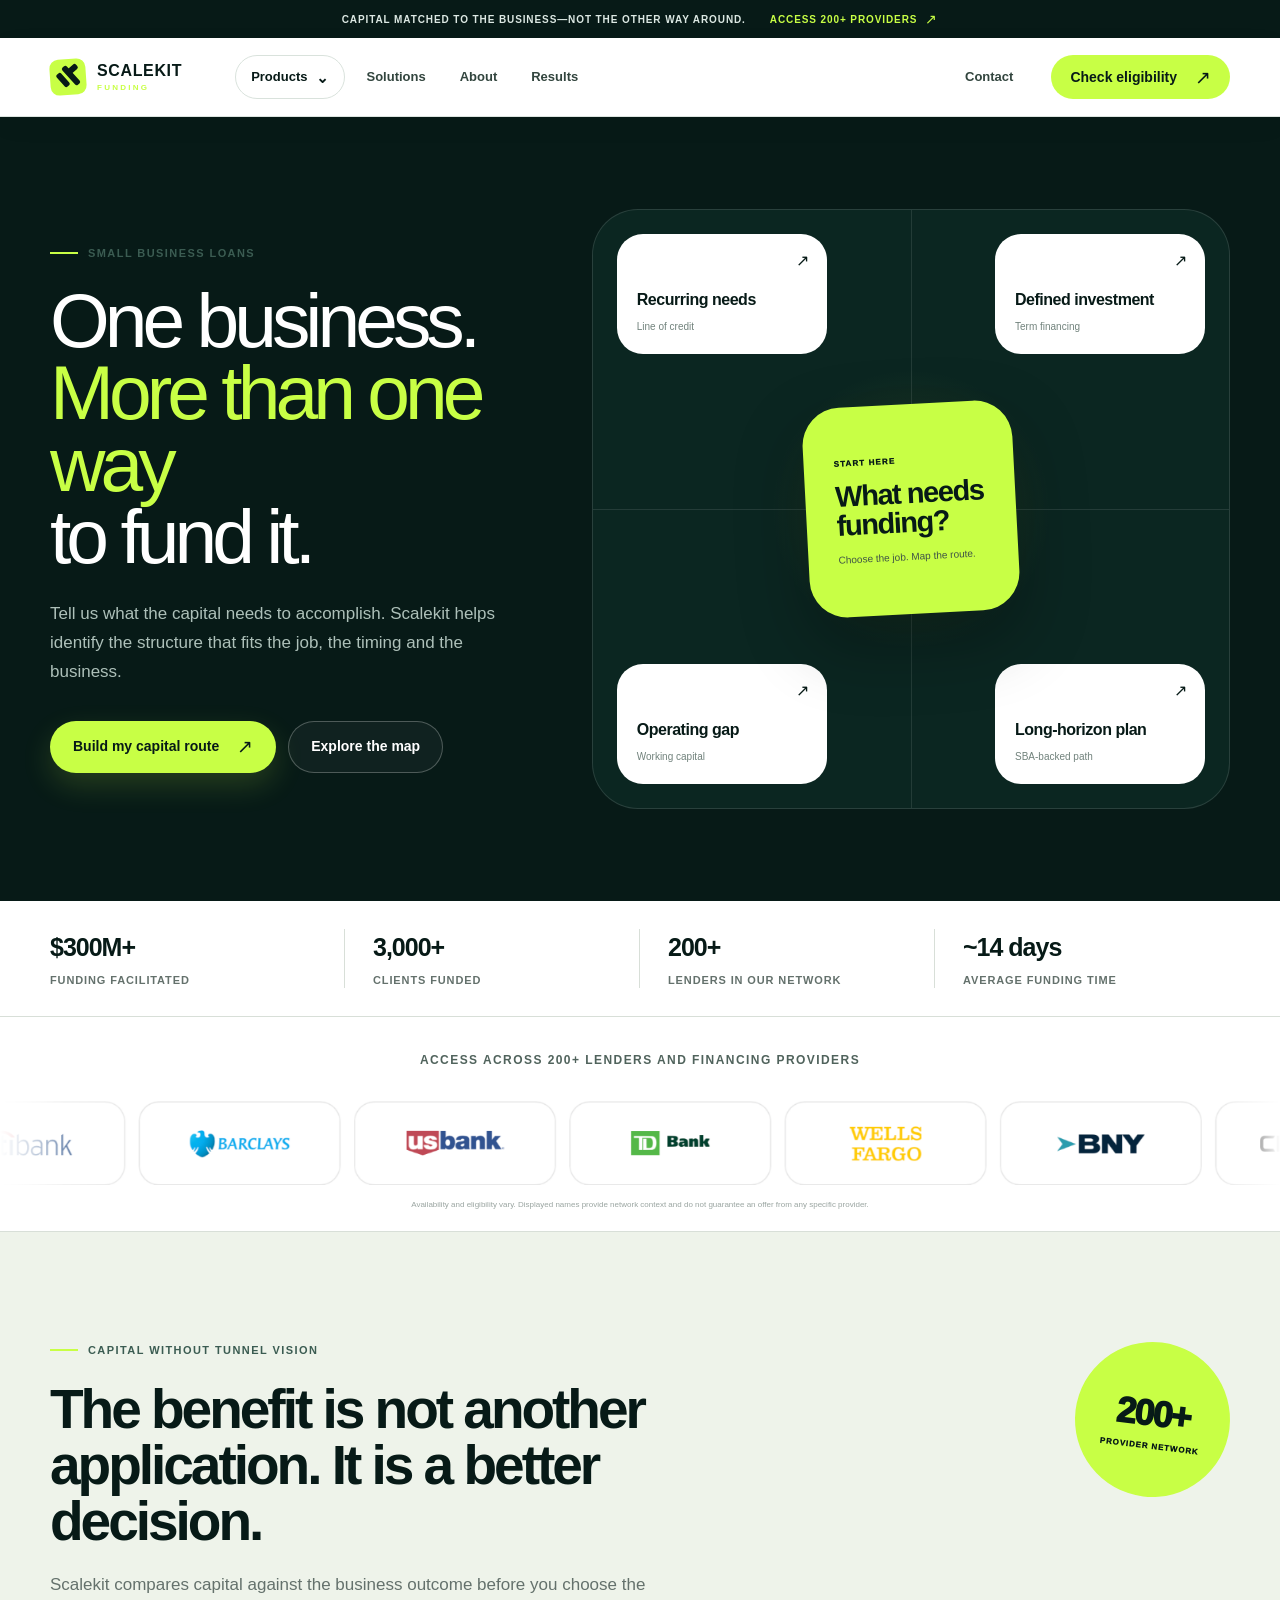
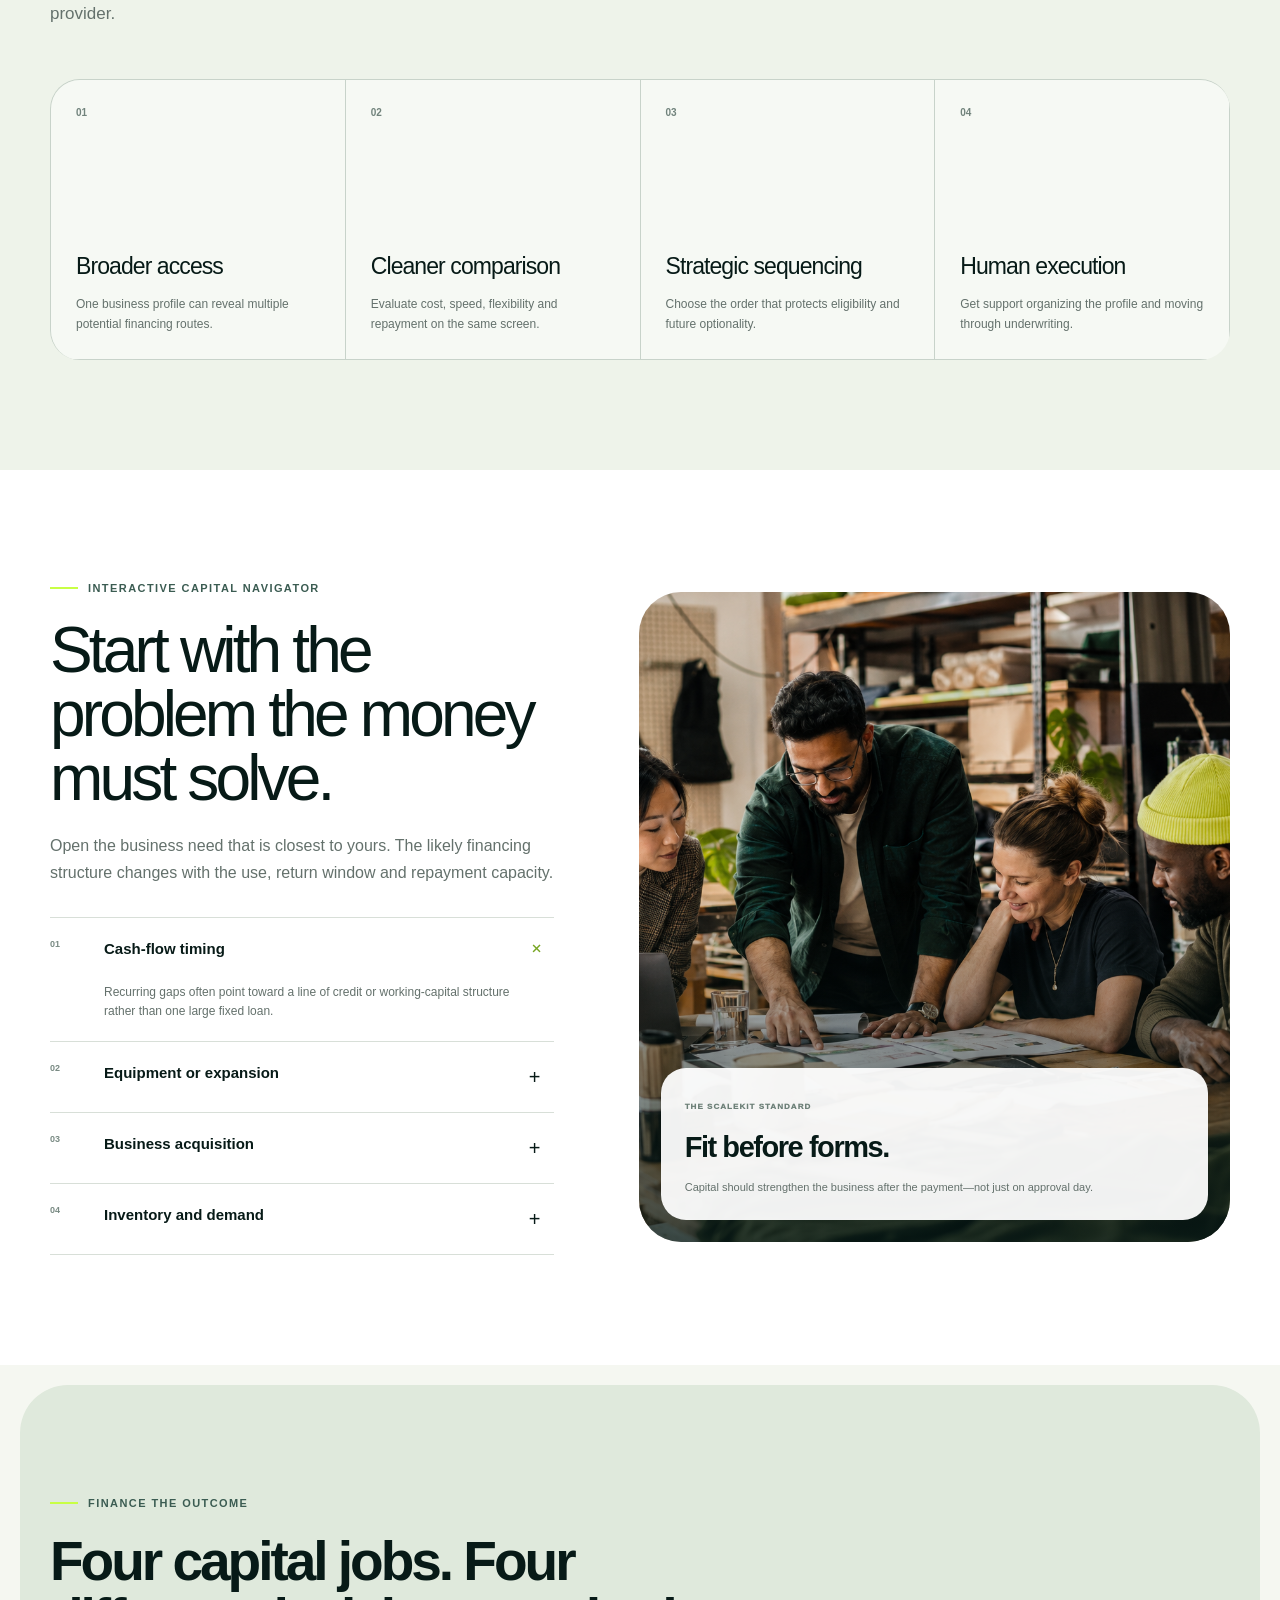
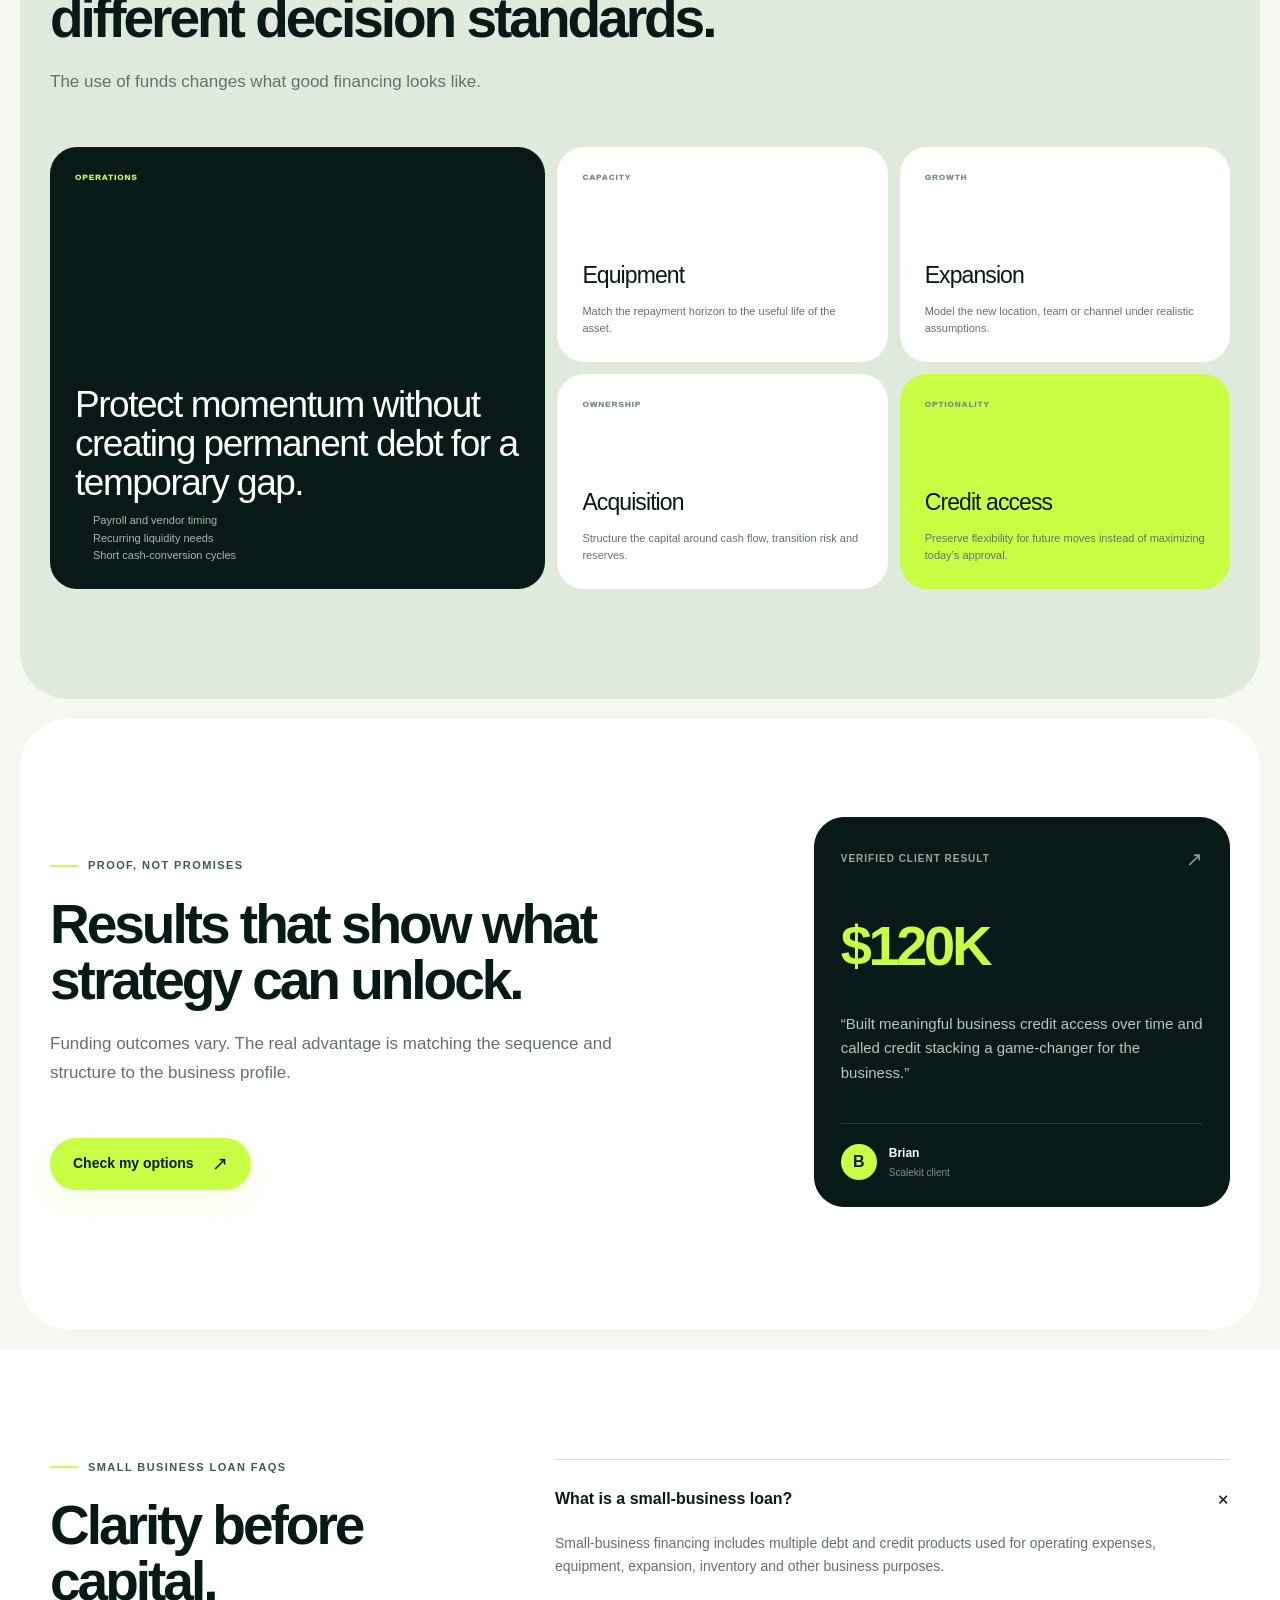
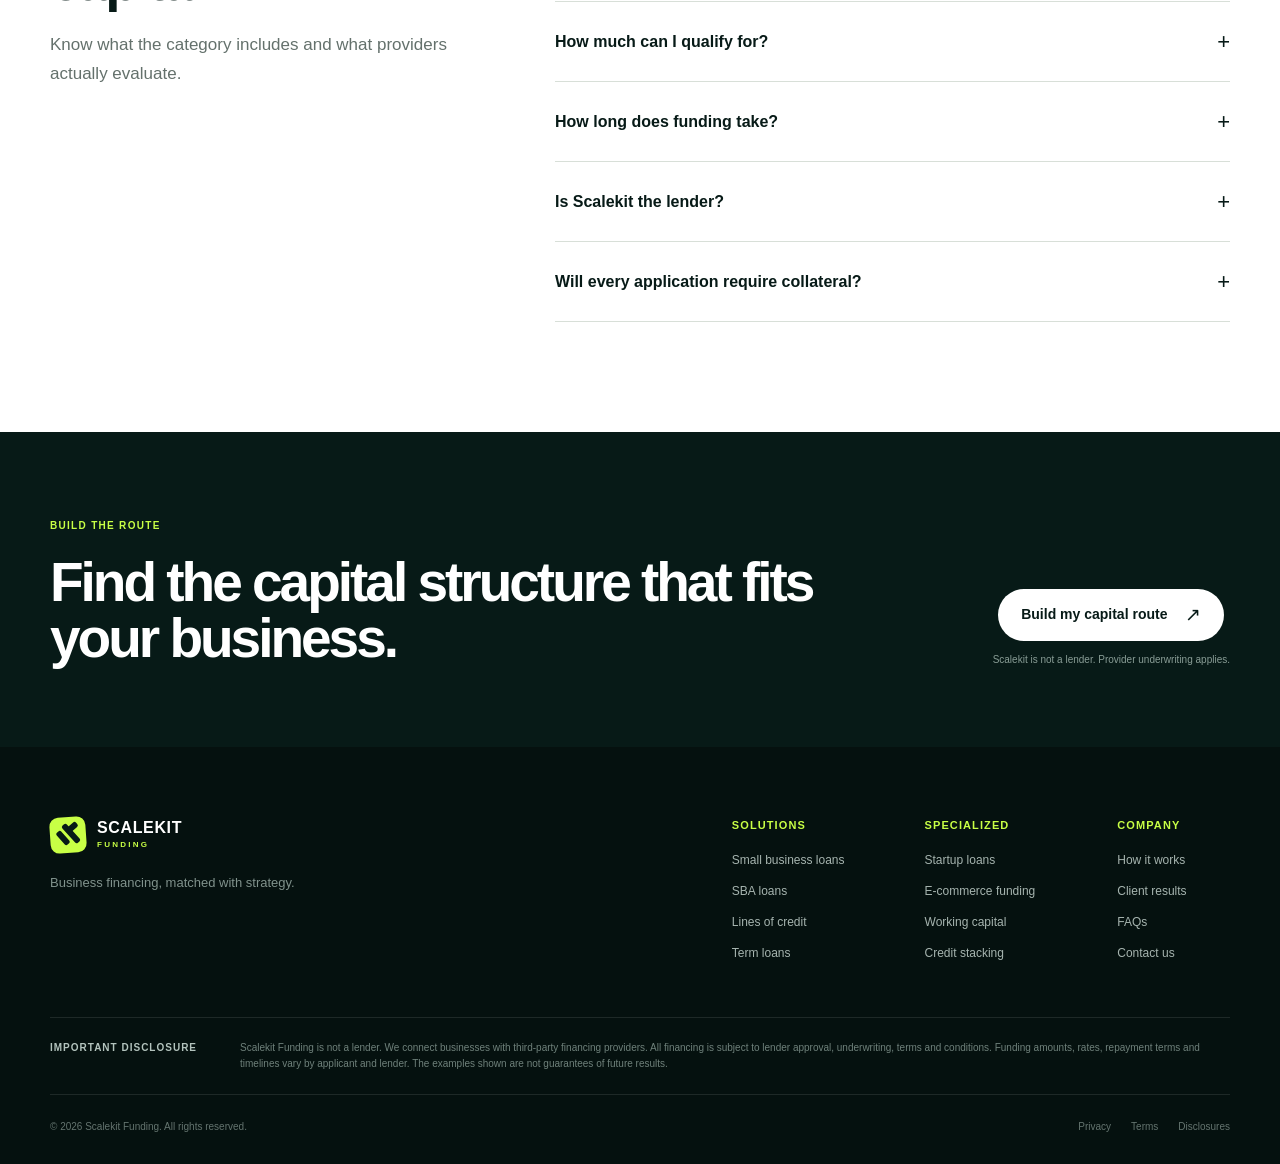
<file: small-business-loans/index.html>
<!DOCTYPE html><html lang="en"><head><meta charSet="utf-8"/><meta name="viewport" content="width=device-width, initial-scale=1"/><link rel="preload" href="../home-lifestyle.png" as="image"/><link rel="preload" href="../bank-logo-strip.png" as="image"/><link rel="stylesheet" href="../assets/index-CwPmRT-I.css"/><title>Small Business Loans | Scalekit Funding</title><meta name="description" content="Compare small-business financing for operations, equipment, expansion and growth across Scalekit&#x27;s network of 200+ providers."/><meta property="og:title" content="Small Business Loans | Scalekit Funding"/><meta property="og:description" content="Compare small-business financing for operations, equipment, expansion and growth across Scalekit&#x27;s network of 200+ providers."/><meta property="og:image" content="https://scalekit-funding-redesign.scalekit-0004.chatgpt.site/home-lifestyle.png"/><meta name="twitter:card" content="summary_large_image"/><meta name="twitter:title" content="Small Business Loans | Scalekit Funding"/><meta name="twitter:description" content="Compare small-business financing for operations, equipment, expansion and growth across Scalekit&#x27;s network of 200+ providers."/><meta name="twitter:image" content="https://scalekit-funding-redesign.scalekit-0004.chatgpt.site/home-lifestyle.png"/><link rel="shortcut icon" href="../favicon.svg"/><link rel="icon" href="../favicon.svg"/><!-- Static HTML export: no framework runtime required. -->
</head><body><main class="sb-page"><div class="topbar"><span>Capital matched to the business—not the other way around.</span><a href="../index.html#lender-network">Access 200+ providers <span aria-hidden="true" class="arrow-icon">↗</span></a></div><header class="site-header"><div class="shell nav-inner"><a href="../index.html" class="logo" aria-label="Scalekit Funding home"><span class="logo-mark"><i></i><b></b><em></em></span><span class="logo-word">SCALEKIT<small>FUNDING</small></span></a><nav class="desktop-nav" aria-label="Primary navigation"><details class="products-menu"><summary>Products <span aria-hidden="true">⌄</span></summary><div class="mega-menu"><div class="mega-products"><div class="mega-heading"><span>Funding products</span><a href="../index.html#solutions">View all solutions <span aria-hidden="true" class="arrow-icon">↗</span></a></div><div class="mega-product-grid"><a href="../small-business-loans/index.html" class="mega-product-link"><span class="mega-product-icon">SB</span><span class="mega-product-copy"><strong>Small Business Loans</strong><small>Flexible capital for established businesses</small></span><span aria-hidden="true" class="arrow-icon">↗</span></a><a href="../sba-loans/index.html" class="mega-product-link"><span class="mega-product-icon">SBA</span><span class="mega-product-copy"><strong>SBA Loans</strong><small>Longer-term capital for qualified businesses</small></span><span aria-hidden="true" class="arrow-icon">↗</span></a><a href="../business-line-of-credit/index.html" class="mega-product-link"><span class="mega-product-icon">LOC</span><span class="mega-product-copy"><strong>Lines of Credit</strong><small>Reusable access for recurring business needs</small></span><span aria-hidden="true" class="arrow-icon">↗</span></a><a href="../term-loans/index.html" class="mega-product-link"><span class="mega-product-icon">TL</span><span class="mega-product-copy"><strong>Term Loans</strong><small>Structured financing for defined investments</small></span><span aria-hidden="true" class="arrow-icon">↗</span></a><a href="../working-capital/index.html" class="mega-product-link"><span class="mega-product-icon">WC</span><span class="mega-product-copy"><strong>Working Capital Loans</strong><small>Keep payroll, vendors and operations moving</small></span><span aria-hidden="true" class="arrow-icon">↗</span></a><a href="../startup-loans/index.html" class="mega-product-link"><span class="mega-product-icon">SU</span><span class="mega-product-copy"><strong>Startup Loans</strong><small>Explore capital routes for newer companies</small></span><span aria-hidden="true" class="arrow-icon">↗</span></a><a href="../e-commerce-page/index.html" class="mega-product-link"><span class="mega-product-icon">EC</span><span class="mega-product-copy"><strong>E-commerce Loan</strong><small>Fund inventory, marketing and seasonal demand</small></span><span aria-hidden="true" class="arrow-icon">↗</span></a></div><div class="mega-quick-links"><a href="../index.html#credit-stacking">Credit stacking</a><a href="../working-capital/index.html#compare">Compare capital paths</a><a href="../index.html#how-it-works">How Scalekit works</a></div></div><aside class="mega-spotlight"><div class="mega-spotlight-image"><img src="../home-lifestyle.png" alt="Business owners reviewing a growth plan"/><span>$300M+ facilitated</span></div><div class="mega-spotlight-copy"><span>Scalekit capital strategy</span><h3>Start with fit, not forms.</h3><p>Tell us what the capital needs to accomplish. We help map the route across our network.</p><a href="../index.html#eligibility">Check your options <span aria-hidden="true" class="arrow-icon">↗</span></a></div></aside></div></details><a href="../index.html#solutions">Solutions</a><a href="../index.html#about">About</a><a href="../index.html#results">Results</a></nav><a class="header-contact" href="mailto:funding@scalekitfinancing.com">Contact</a><a class="button button-nav" href="../index.html#eligibility">Check eligibility <span aria-hidden="true" class="arrow-icon">↗</span></a><details class="mobile-menu"><summary aria-label="Open navigation"><span></span><span></span></summary><nav><strong>Products</strong><a href="../small-business-loans/index.html">Small Business Loans</a><a href="../sba-loans/index.html">SBA Loans</a><a href="../business-line-of-credit/index.html">Lines of Credit</a><a href="../term-loans/index.html">Term Loans</a><a href="../working-capital/index.html">Working Capital Loans</a><a href="../startup-loans/index.html">Startup Loans</a><a href="../e-commerce-page/index.html">E-commerce Loan</a><span class="mobile-nav-divider"></span><a href="../index.html#about">About</a><a href="../index.html#results">Results</a><a href="../index.html#credit-stacking">Credit stacking</a><a class="button button-primary" href="../index.html#eligibility">Check eligibility</a></nav></details></div></header><section class="sb-hero"><div class="shell sb-hero-grid"><div class="sb-hero-copy"><div class="eyebrow"><span></span>Small business loans</div><h1>One business.<br/><em>More than one way</em><br/>to fund it.</h1><p>Tell us what the capital needs to accomplish. Scalekit helps identify the structure that fits the job, the timing and the business.</p><div class="hero-actions"><a class="button button-primary" href="mailto:funding@scalekitfinancing.com?subject=Small%20business%20loan%20options">Build my capital route <span aria-hidden="true" class="arrow-icon">↗</span></a><a class="button button-quiet" href="#capital-map">Explore the map</a></div></div><div class="capital-router" id="capital-map"><div class="router-core"><small>START HERE</small><strong>What needs funding?</strong><span>Choose the job. Map the route.</span></div><a href="../business-line-of-credit/index.html" class="router-node router-1"><b>Recurring needs</b><span>Line of credit</span><i>↗</i></a><a href="../term-loans/index.html" class="router-node router-2"><b>Defined investment</b><span>Term financing</span><i>↗</i></a><a href="../working-capital/index.html" class="router-node router-3"><b>Operating gap</b><span>Working capital</span><i>↗</i></a><a href="../sba-loans/index.html" class="router-node router-4"><b>Long-horizon plan</b><span>SBA-backed path</span><i>↗</i></a></div></div></section><section class="proof-strip"><div class="shell proof-grid"><div><strong>$300M+</strong><span>Funding facilitated</span></div><div><strong>3,000+</strong><span>Clients funded</span></div><div><strong>200+</strong><span>Lenders in our network</span></div><div><strong>~14 days</strong><span>Average funding time</span></div></div></section><section class="lender-marquee" id="lender-network" aria-label="Lender network"><p>Access across 200+ lenders and financing providers</p><div class="bank-logo-viewport"><div class="bank-logo-track"><img src="../bank-logo-strip.png" alt="Barclays, U.S. Bank, TD Bank, Wells Fargo, BNY, Chase and Citi"/><img src="../bank-logo-strip.png" alt="" aria-hidden="true"/></div></div><small>Availability and eligibility vary. Displayed names provide network context and do not guarantee an offer from any specific provider.</small></section><section class="section sb-benefits"><div class="shell"><div class="sb-benefit-heading"><div class="section-head"><div class="eyebrow"><span></span>Capital without tunnel vision</div><h2>The benefit is not another application. It is a better decision.</h2><p>Scalekit compares capital against the business outcome before you choose the provider.</p></div><span class="sb-stamp">200+<small>provider network</small></span></div><div class="sb-benefit-grid"><article><span>01</span><h3>Broader access</h3><p>One business profile can reveal multiple potential financing routes.</p></article><article><span>02</span><h3>Cleaner comparison</h3><p>Evaluate cost, speed, flexibility and repayment on the same screen.</p></article><article><span>03</span><h3>Strategic sequencing</h3><p>Choose the order that protects eligibility and future optionality.</p></article><article><span>04</span><h3>Human execution</h3><p>Get support organizing the profile and moving through underwriting.</p></article></div></div></section><section class="section sb-navigator"><div class="shell sb-nav-grid"><div><div class="eyebrow"><span></span>Interactive capital navigator</div><h2>Start with the problem the money must solve.</h2><p>Open the business need that is closest to yours. The likely financing structure changes with the use, return window and repayment capacity.</p><div class="sb-need-list"><details open=""><summary><span>01</span>Cash-flow timing<b>+</b></summary><p>Recurring gaps often point toward a line of credit or working-capital structure rather than one large fixed loan.</p></details><details><summary><span>02</span>Equipment or expansion<b>+</b></summary><p>A defined investment with a measurable useful life may fit term or asset-specific financing.</p></details><details><summary><span>03</span>Business acquisition<b>+</b></summary><p>Longer-horizon transactions may require SBA-backed, conventional or blended capital.</p></details><details><summary><span>04</span>Inventory and demand<b>+</b></summary><p>Turnover speed, margin and seasonality should drive the repayment structure.</p></details></div></div><div class="sb-lifestyle"><img src="../home-lifestyle.png" alt="Business owners mapping a growth and financing plan"/><div class="sb-photo-card"><span>THE SCALEKIT STANDARD</span><strong>Fit before forms.</strong><p>Capital should strengthen the business after the payment—not just on approval day.</p></div></div></div></section><section class="section sb-outcomes"><div class="shell"><div class="section-head"><div class="eyebrow"><span></span>Finance the outcome</div><h2>Four capital jobs. Four different decision standards.</h2><p>The use of funds changes what good financing looks like.</p></div><div class="sb-outcome-grid"><article class="sb-outcome-main"><span>OPERATIONS</span><h3>Protect momentum without creating permanent debt for a temporary gap.</h3><ul><li>Payroll and vendor timing</li><li>Recurring liquidity needs</li><li>Short cash-conversion cycles</li></ul></article><article><span>CAPACITY</span><h3>Equipment</h3><p>Match the repayment horizon to the useful life of the asset.</p></article><article><span>GROWTH</span><h3>Expansion</h3><p>Model the new location, team or channel under realistic assumptions.</p></article><article><span>OWNERSHIP</span><h3>Acquisition</h3><p>Structure the capital around cash flow, transition risk and reserves.</p></article><article class="sb-outcome-accent"><span>OPTIONALITY</span><h3>Credit access</h3><p>Preserve flexibility for future moves instead of maximizing today’s approval.</p></article></div></div></section><section class="section results-section"><div class="shell case-study-split"><div><div class="section-head"><div class="eyebrow"><span></span>Proof, not promises</div><h2>Results that show what strategy can unlock.</h2><p>Funding outcomes vary. The real advantage is matching the sequence and structure to the business profile.</p></div><a class="button button-primary" href="mailto:funding@scalekitfinancing.com?subject=Small%20business%20loan%20options">Check my options <span aria-hidden="true" class="arrow-icon">↗</span></a></div><article class="result-card result-featured"><div class="result-top"><span>Verified client result</span><i>↗</i></div><strong class="result-amount">$120K</strong><blockquote>“<!-- -->Built meaningful business credit access over time and called credit stacking a game-changer for the business.<!-- -->”</blockquote><div class="result-person"><span>B</span><div><strong>Brian</strong><small>Scalekit client</small></div></div></article></div></section><section class="section faq-section"><div class="shell faq-grid"><div class="section-head"><div class="eyebrow"><span></span>Small business loan FAQs</div><h2>Clarity before capital.</h2><p>Know what the category includes and what providers actually evaluate.</p></div><div class="faqs"><details open=""><summary>What is a small-business loan?<span>+</span></summary><p>Small-business financing includes multiple debt and credit products used for operating expenses, equipment, expansion, inventory and other business purposes.</p></details><details><summary>How much can I qualify for?<span>+</span></summary><p>Amounts vary by revenue, operating history, cash flow, credit profile, industry, use of funds and the provider’s underwriting rules.</p></details><details><summary>How long does funding take?<span>+</span></summary><p>Scalekit clients are funded in approximately 14 days on average, but the timeline varies by product, provider and documentation.</p></details><details><summary>Is Scalekit the lender?<span>+</span></summary><p>No. Scalekit connects qualified businesses with third-party financing providers and helps organize the decision process.</p></details><details><summary>Will every application require collateral?<span>+</span></summary><p>No. Collateral and guarantee requirements vary by product, lender, amount and applicant profile.</p></details></div></div></section><section class="final-cta"><div class="shell final-cta-inner"><div><span class="kicker kicker-lime">Build the route</span><h2>Find the capital structure that fits your business.</h2></div><div class="final-action"><a class="button button-light" href="mailto:funding@scalekitfinancing.com?subject=Small%20business%20loan%20options">Build my capital route <span aria-hidden="true" class="arrow-icon">↗</span></a><small>Scalekit is not a lender. Provider underwriting applies.</small></div></div></section><footer class="footer"><div class="shell"><div class="footer-top"><div><a href="../index.html" class="logo" aria-label="Scalekit Funding home"><span class="logo-mark"><i></i><b></b><em></em></span><span class="logo-word">SCALEKIT<small>FUNDING</small></span></a><p>Business financing, matched with strategy.</p></div><div class="footer-links"><div><strong>Solutions</strong><a href="../small-business-loans/index.html">Small business loans</a><a href="../sba-loans/index.html">SBA loans</a><a href="../business-line-of-credit/index.html">Lines of credit</a><a href="../term-loans/index.html">Term loans</a></div><div><strong>Specialized</strong><a href="../startup-loans/index.html">Startup loans</a><a href="../e-commerce-page/index.html">E-commerce funding</a><a href="../working-capital/index.html">Working capital</a><a href="../index.html#credit-stacking">Credit stacking</a></div><div><strong>Company</strong><a href="../index.html#how-it-works">How it works</a><a href="../index.html#results">Client results</a><a href="../index.html#faq">FAQs</a><a href="mailto:funding@scalekitfinancing.com">Contact us</a></div></div></div><div class="disclosure"><strong>Important disclosure</strong><p>Scalekit Funding is not a lender. We connect businesses with third-party financing providers. All financing is subject to lender approval, underwriting, terms and conditions. Funding amounts, rates, repayment terms and timelines vary by applicant and lender. The examples shown are not guarantees of future results.</p></div><div class="footer-bottom"><span>© 2026 Scalekit Funding. All rights reserved.</span><div><a href="#">Privacy</a><a href="#">Terms</a><a href="#">Disclosures</a></div></div></div></footer></main></body></html>
</file>
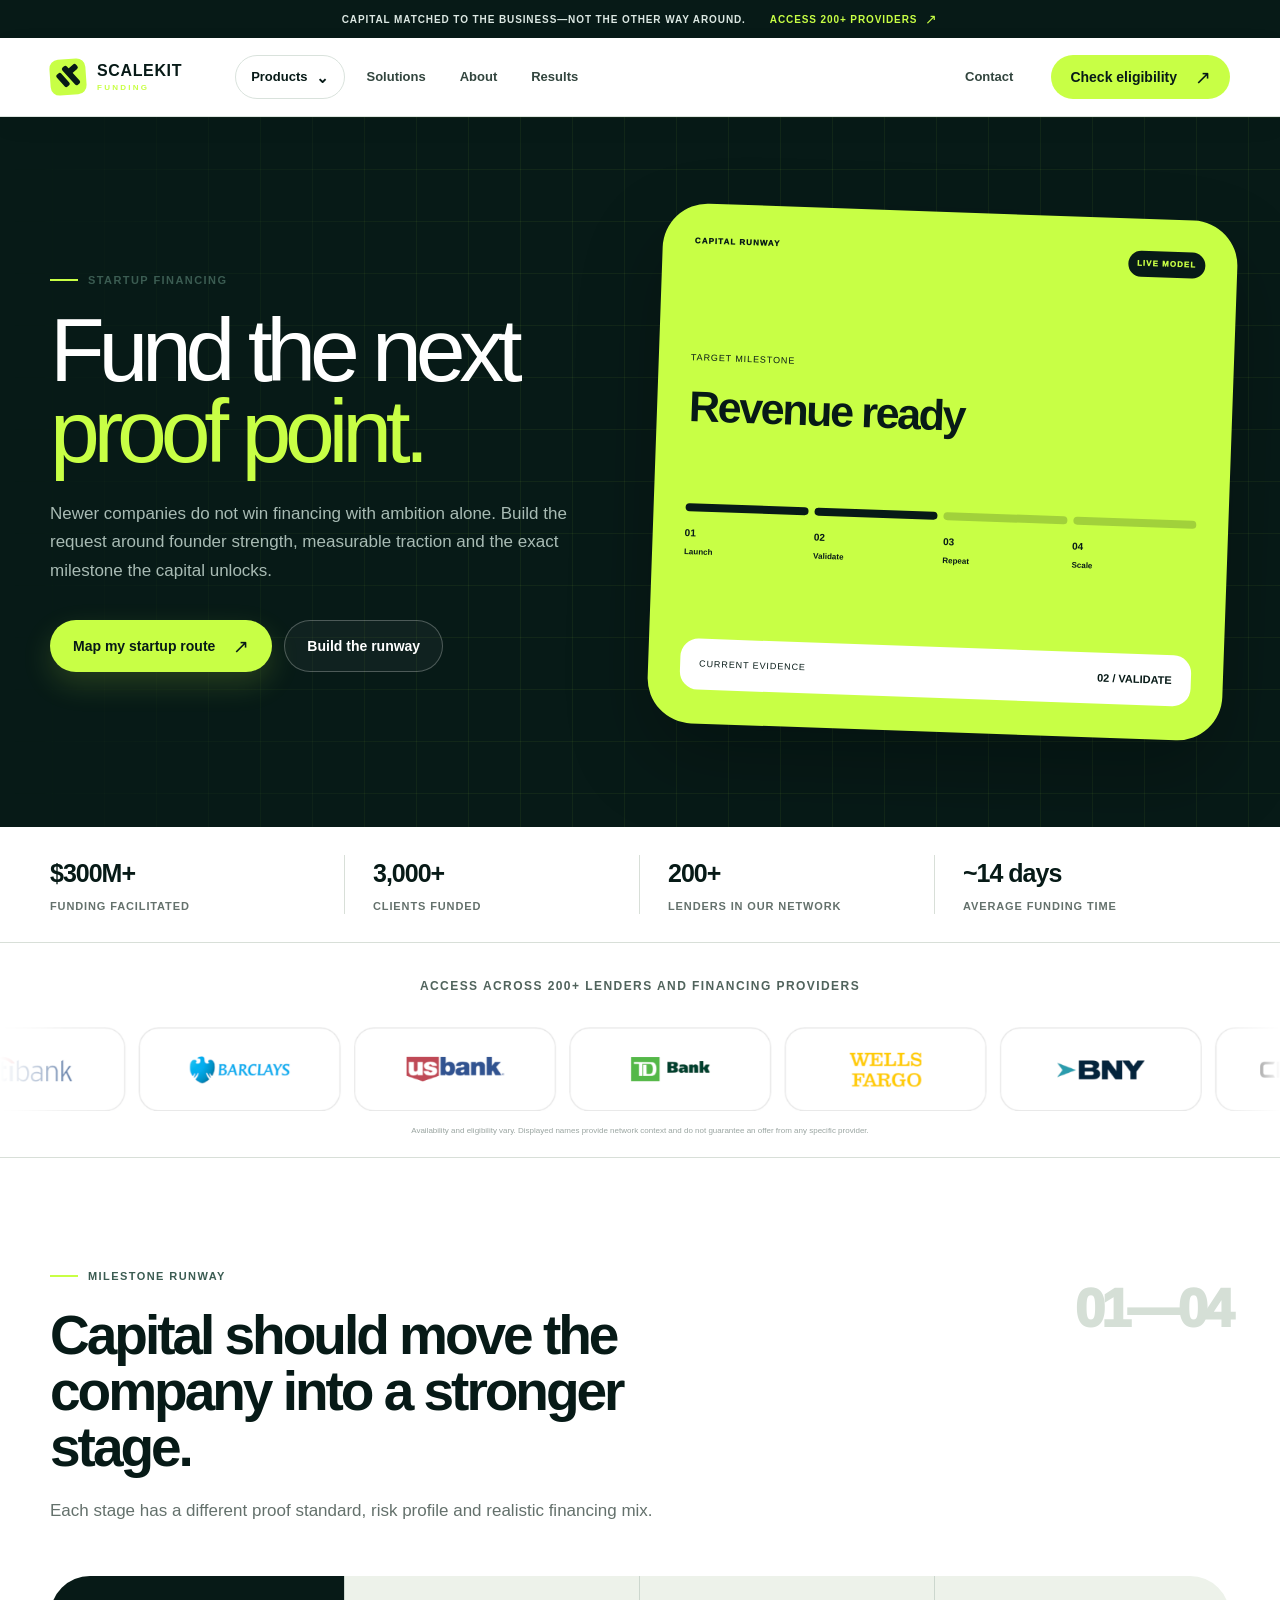
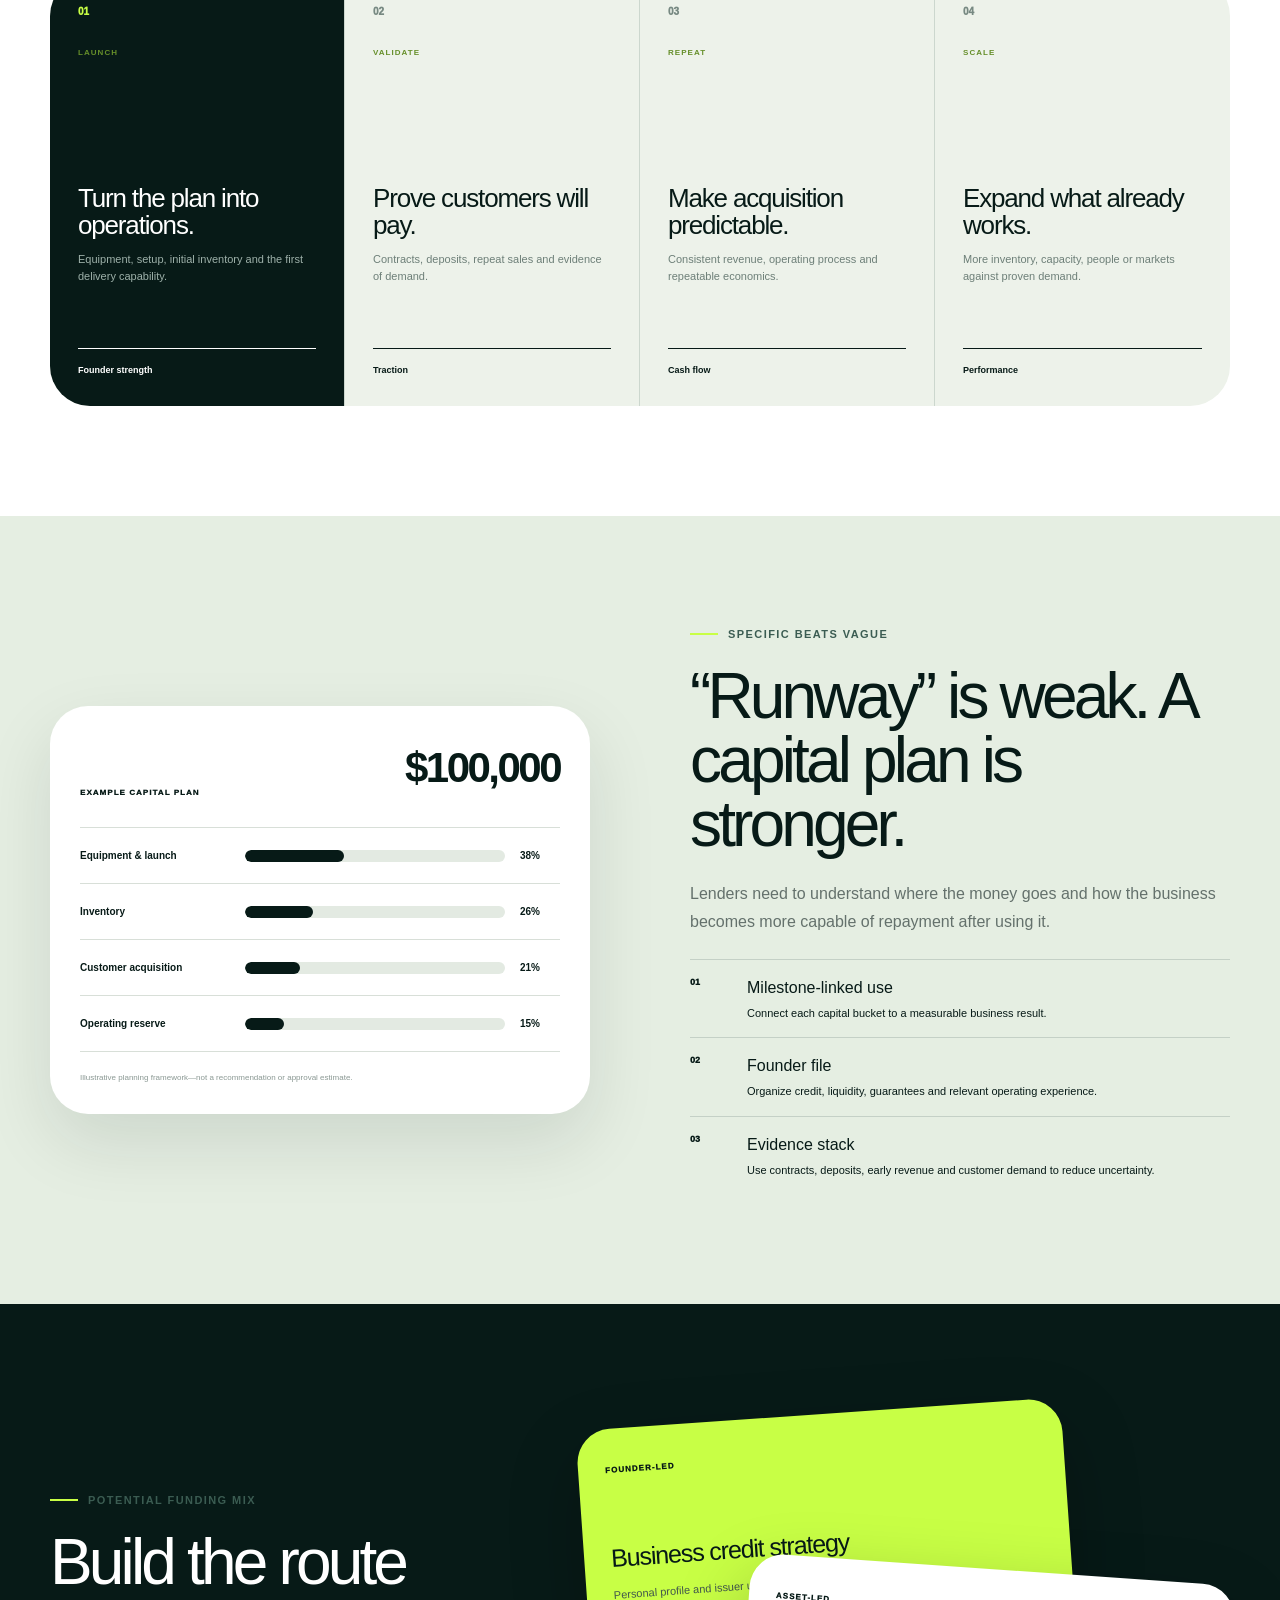
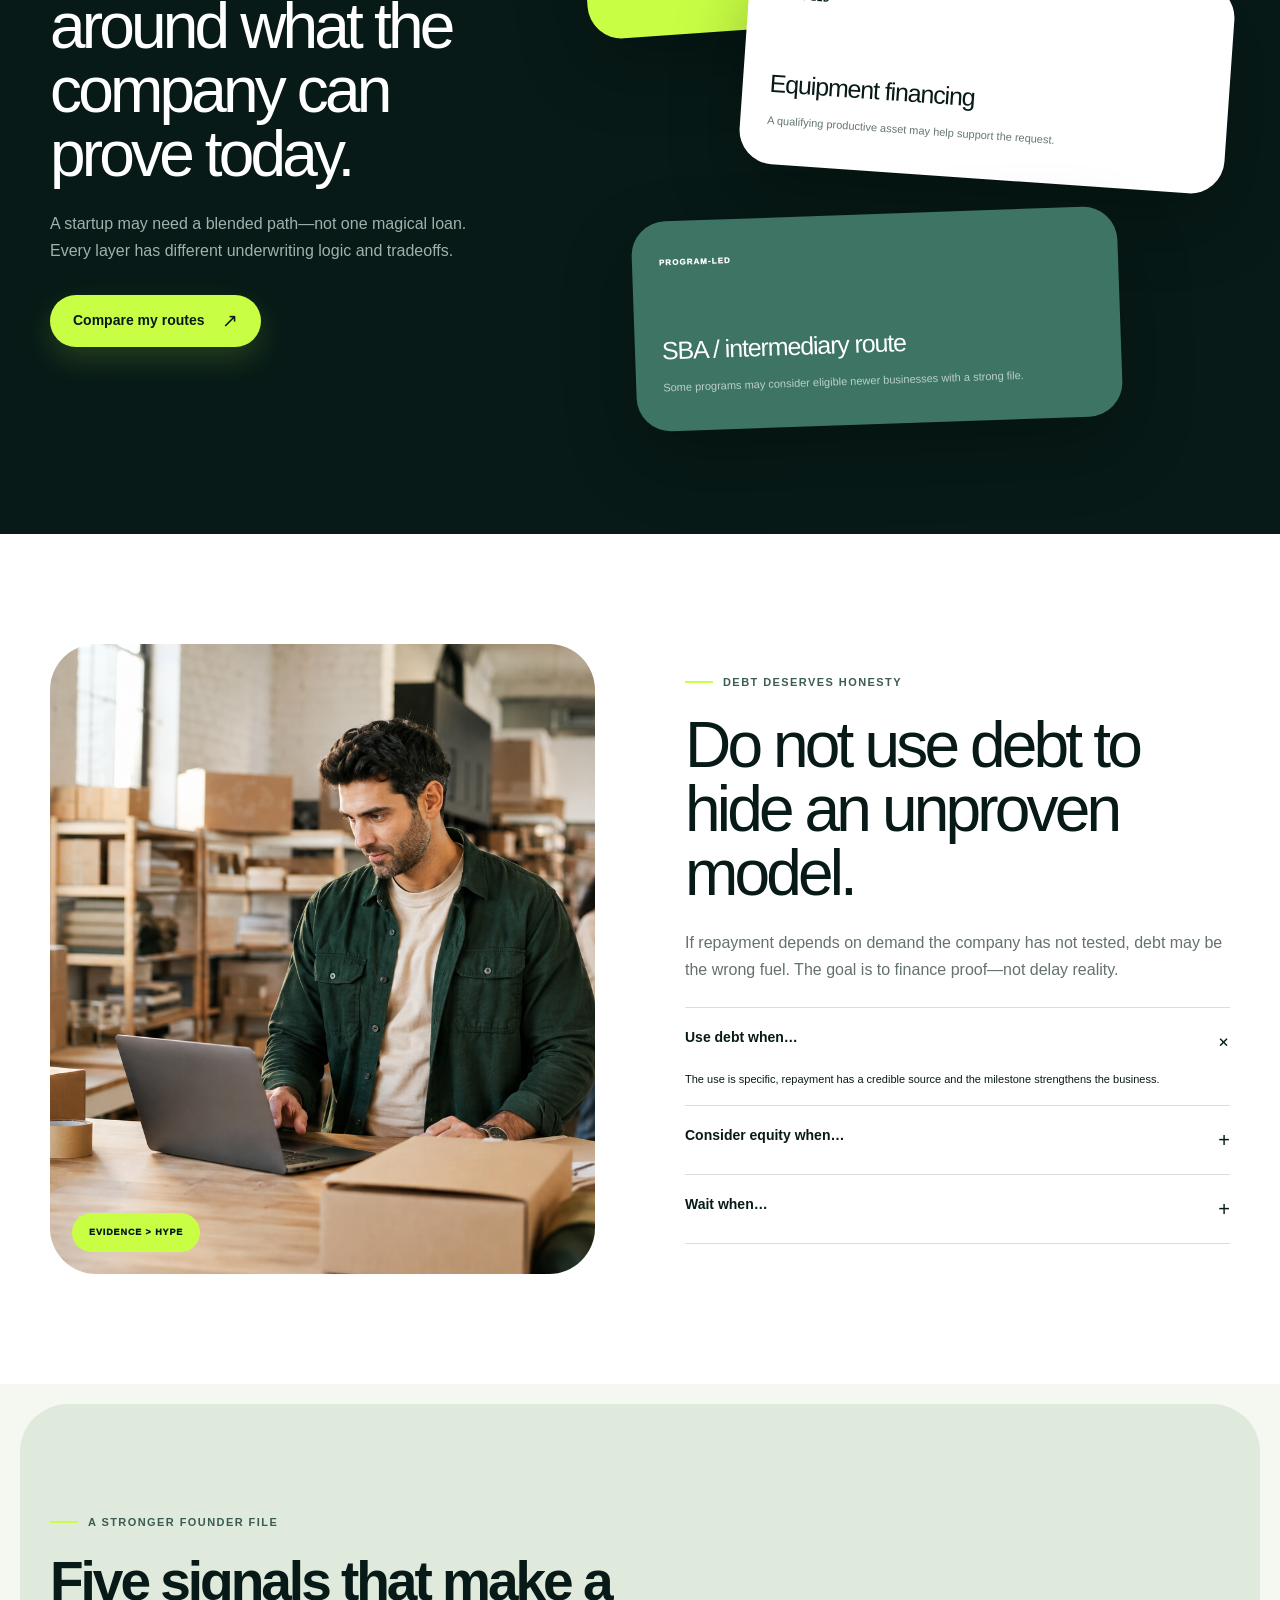
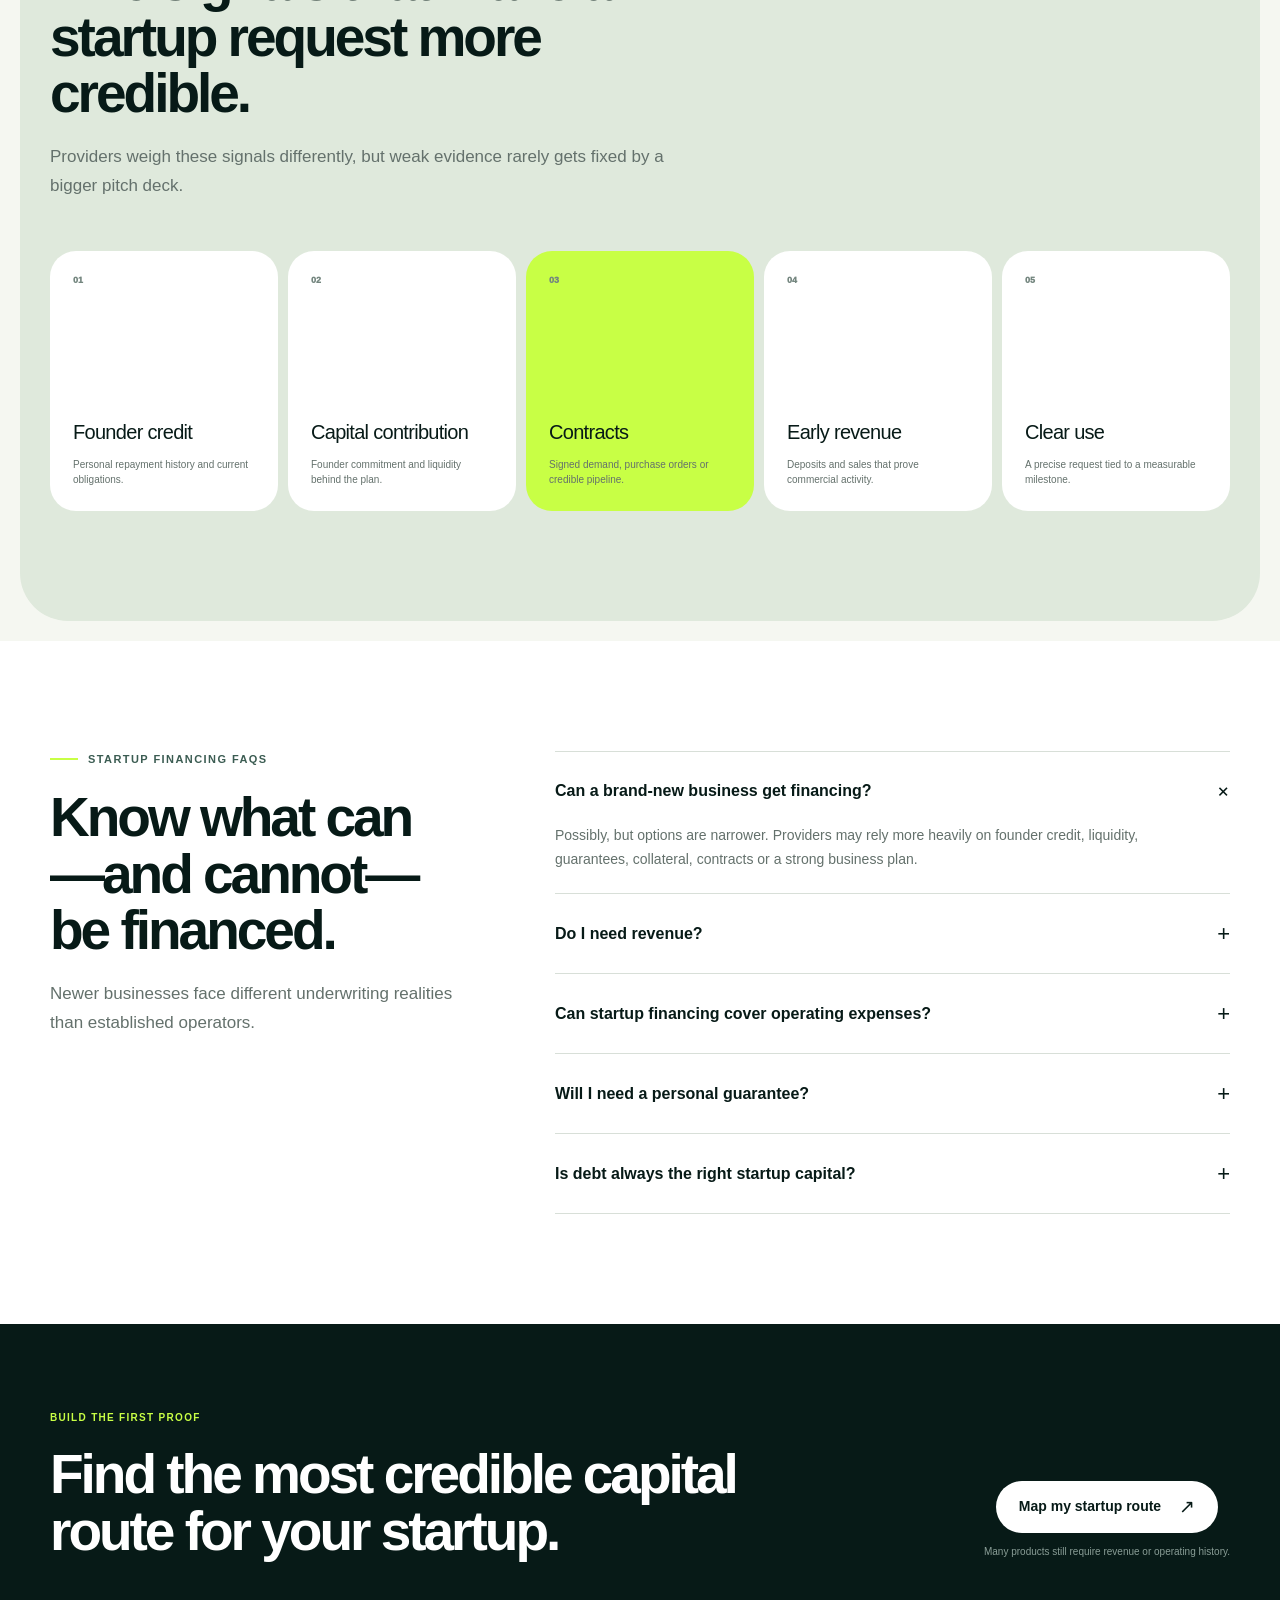
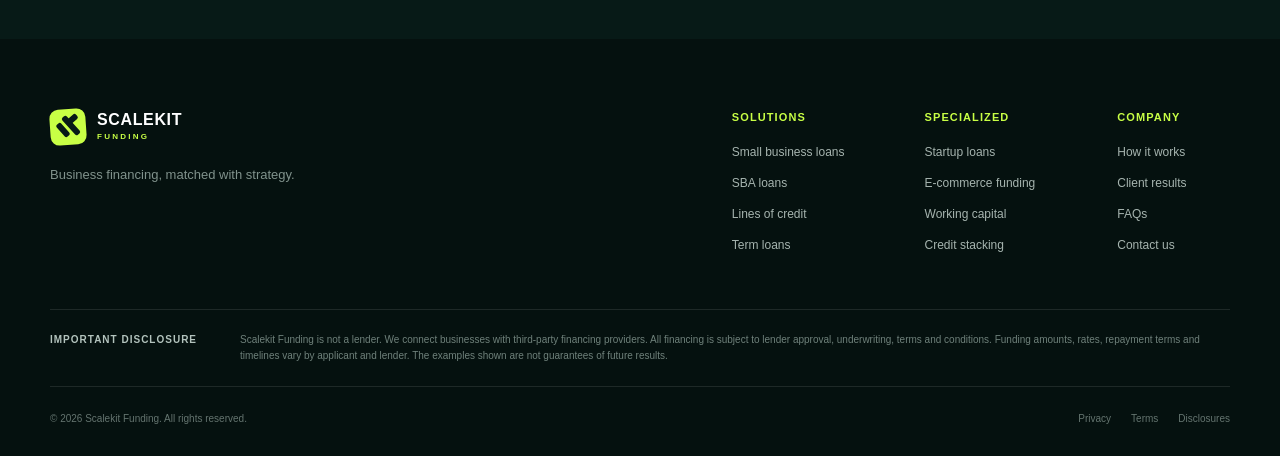
<file: startup-loans/index.html>
<!DOCTYPE html><html lang="en"><head><meta charSet="utf-8"/><meta name="viewport" content="width=device-width, initial-scale=1"/><link rel="preload" href="../home-lifestyle.png" as="image"/><link rel="preload" href="../bank-logo-strip.png" as="image"/><link rel="preload" href="../ecommerce-lifestyle.png" as="image"/><link rel="stylesheet" href="../assets/index-CwPmRT-I.css"/><title>Startup Loans | Scalekit Funding</title><meta name="description" content="Explore realistic startup financing paths for equipment, launch costs, early operating needs and measurable growth milestones."/><meta property="og:title" content="Startup Loans | Scalekit Funding"/><meta property="og:description" content="Explore realistic startup financing paths for equipment, launch costs, early operating needs and measurable growth milestones."/><meta property="og:image" content="https://scalekit-funding-redesign.scalekit-0004.chatgpt.site/ecommerce-lifestyle.png"/><meta name="twitter:card" content="summary_large_image"/><meta name="twitter:title" content="Startup Loans | Scalekit Funding"/><meta name="twitter:description" content="Explore realistic startup financing paths for equipment, launch costs, early operating needs and measurable growth milestones."/><meta name="twitter:image" content="https://scalekit-funding-redesign.scalekit-0004.chatgpt.site/ecommerce-lifestyle.png"/><link rel="shortcut icon" href="../favicon.svg"/><link rel="icon" href="../favicon.svg"/><!-- Static HTML export: no framework runtime required. -->
</head><body><main class="startup-page"><div class="topbar"><span>Capital matched to the business—not the other way around.</span><a href="../index.html#lender-network">Access 200+ providers <span aria-hidden="true" class="arrow-icon">↗</span></a></div><header class="site-header"><div class="shell nav-inner"><a href="../index.html" class="logo" aria-label="Scalekit Funding home"><span class="logo-mark"><i></i><b></b><em></em></span><span class="logo-word">SCALEKIT<small>FUNDING</small></span></a><nav class="desktop-nav" aria-label="Primary navigation"><details class="products-menu"><summary>Products <span aria-hidden="true">⌄</span></summary><div class="mega-menu"><div class="mega-products"><div class="mega-heading"><span>Funding products</span><a href="../index.html#solutions">View all solutions <span aria-hidden="true" class="arrow-icon">↗</span></a></div><div class="mega-product-grid"><a href="../small-business-loans/index.html" class="mega-product-link"><span class="mega-product-icon">SB</span><span class="mega-product-copy"><strong>Small Business Loans</strong><small>Flexible capital for established businesses</small></span><span aria-hidden="true" class="arrow-icon">↗</span></a><a href="../sba-loans/index.html" class="mega-product-link"><span class="mega-product-icon">SBA</span><span class="mega-product-copy"><strong>SBA Loans</strong><small>Longer-term capital for qualified businesses</small></span><span aria-hidden="true" class="arrow-icon">↗</span></a><a href="../business-line-of-credit/index.html" class="mega-product-link"><span class="mega-product-icon">LOC</span><span class="mega-product-copy"><strong>Lines of Credit</strong><small>Reusable access for recurring business needs</small></span><span aria-hidden="true" class="arrow-icon">↗</span></a><a href="../term-loans/index.html" class="mega-product-link"><span class="mega-product-icon">TL</span><span class="mega-product-copy"><strong>Term Loans</strong><small>Structured financing for defined investments</small></span><span aria-hidden="true" class="arrow-icon">↗</span></a><a href="../working-capital/index.html" class="mega-product-link"><span class="mega-product-icon">WC</span><span class="mega-product-copy"><strong>Working Capital Loans</strong><small>Keep payroll, vendors and operations moving</small></span><span aria-hidden="true" class="arrow-icon">↗</span></a><a href="../startup-loans/index.html" class="mega-product-link"><span class="mega-product-icon">SU</span><span class="mega-product-copy"><strong>Startup Loans</strong><small>Explore capital routes for newer companies</small></span><span aria-hidden="true" class="arrow-icon">↗</span></a><a href="../e-commerce-page/index.html" class="mega-product-link"><span class="mega-product-icon">EC</span><span class="mega-product-copy"><strong>E-commerce Loan</strong><small>Fund inventory, marketing and seasonal demand</small></span><span aria-hidden="true" class="arrow-icon">↗</span></a></div><div class="mega-quick-links"><a href="../index.html#credit-stacking">Credit stacking</a><a href="../working-capital/index.html#compare">Compare capital paths</a><a href="../index.html#how-it-works">How Scalekit works</a></div></div><aside class="mega-spotlight"><div class="mega-spotlight-image"><img src="../home-lifestyle.png" alt="Business owners reviewing a growth plan"/><span>$300M+ facilitated</span></div><div class="mega-spotlight-copy"><span>Scalekit capital strategy</span><h3>Start with fit, not forms.</h3><p>Tell us what the capital needs to accomplish. We help map the route across our network.</p><a href="../index.html#eligibility">Check your options <span aria-hidden="true" class="arrow-icon">↗</span></a></div></aside></div></details><a href="../index.html#solutions">Solutions</a><a href="../index.html#about">About</a><a href="../index.html#results">Results</a></nav><a class="header-contact" href="mailto:funding@scalekitfinancing.com">Contact</a><a class="button button-nav" href="../index.html#eligibility">Check eligibility <span aria-hidden="true" class="arrow-icon">↗</span></a><details class="mobile-menu"><summary aria-label="Open navigation"><span></span><span></span></summary><nav><strong>Products</strong><a href="../small-business-loans/index.html">Small Business Loans</a><a href="../sba-loans/index.html">SBA Loans</a><a href="../business-line-of-credit/index.html">Lines of Credit</a><a href="../term-loans/index.html">Term Loans</a><a href="../working-capital/index.html">Working Capital Loans</a><a href="../startup-loans/index.html">Startup Loans</a><a href="../e-commerce-page/index.html">E-commerce Loan</a><span class="mobile-nav-divider"></span><a href="../index.html#about">About</a><a href="../index.html#results">Results</a><a href="../index.html#credit-stacking">Credit stacking</a><a class="button button-primary" href="../index.html#eligibility">Check eligibility</a></nav></details></div></header><section class="startup-hero"><div class="startup-grid-bg"></div><div class="shell startup-hero-inner"><div class="startup-hero-copy"><div class="eyebrow"><span></span>Startup financing</div><h1>Fund the next<br/><em>proof point.</em></h1><p>Newer companies do not win financing with ambition alone. Build the request around founder strength, measurable traction and the exact milestone the capital unlocks.</p><div class="hero-actions"><a class="button button-primary" href="mailto:funding@scalekitfinancing.com?subject=Startup%20financing%20options">Map my startup route <span aria-hidden="true" class="arrow-icon">↗</span></a><a class="button button-quiet" href="#runway">Build the runway</a></div></div><div class="startup-runway-card"><div class="runway-top"><span>CAPITAL RUNWAY</span><b>LIVE MODEL</b></div><div class="runway-number"><small>Target milestone</small><strong>Revenue ready</strong></div><div class="runway-line"><i></i><i></i><i></i><i></i></div><div class="runway-labels"><span><b>01</b>Launch</span><span><b>02</b>Validate</span><span><b>03</b>Repeat</span><span><b>04</b>Scale</span></div><div class="runway-status"><span>Current evidence</span><strong>02 / VALIDATE</strong></div></div></div></section><section class="proof-strip"><div class="shell proof-grid"><div><strong>$300M+</strong><span>Funding facilitated</span></div><div><strong>3,000+</strong><span>Clients funded</span></div><div><strong>200+</strong><span>Lenders in our network</span></div><div><strong>~14 days</strong><span>Average funding time</span></div></div></section><section class="lender-marquee" id="lender-network" aria-label="Lender network"><p>Access across 200+ lenders and financing providers</p><div class="bank-logo-viewport"><div class="bank-logo-track"><img src="../bank-logo-strip.png" alt="Barclays, U.S. Bank, TD Bank, Wells Fargo, BNY, Chase and Citi"/><img src="../bank-logo-strip.png" alt="" aria-hidden="true"/></div></div><small>Availability and eligibility vary. Displayed names provide network context and do not guarantee an offer from any specific provider.</small></section><section class="section startup-stages" id="runway"><div class="shell"><div class="startup-stage-head"><div class="section-head"><div class="eyebrow"><span></span>Milestone runway</div><h2>Capital should move the company into a stronger stage.</h2><p>Each stage has a different proof standard, risk profile and realistic financing mix.</p></div><span>01—04</span></div><div class="stage-track"><article class="stage-active"><span>01</span><b>LAUNCH</b><h3>Turn the plan into operations.</h3><p>Equipment, setup, initial inventory and the first delivery capability.</p><i>Founder strength</i></article><article><span>02</span><b>VALIDATE</b><h3>Prove customers will pay.</h3><p>Contracts, deposits, repeat sales and evidence of demand.</p><i>Traction</i></article><article><span>03</span><b>REPEAT</b><h3>Make acquisition predictable.</h3><p>Consistent revenue, operating process and repeatable economics.</p><i>Cash flow</i></article><article><span>04</span><b>SCALE</b><h3>Expand what already works.</h3><p>More inventory, capacity, people or markets against proven demand.</p><i>Performance</i></article></div></div></section><section class="section startup-allocation"><div class="shell startup-allocation-grid"><div class="allocation-board"><div class="allocation-head"><span>EXAMPLE CAPITAL PLAN</span><strong>$100,000</strong></div><div class="allocation-row"><span>Equipment &amp; launch</span><div><i style="width:38%"></i></div><b>38%</b></div><div class="allocation-row"><span>Inventory</span><div><i style="width:26%"></i></div><b>26%</b></div><div class="allocation-row"><span>Customer acquisition</span><div><i style="width:21%"></i></div><b>21%</b></div><div class="allocation-row"><span>Operating reserve</span><div><i style="width:15%"></i></div><b>15%</b></div><div class="allocation-note">Illustrative planning framework—not a recommendation or approval estimate.</div></div><div><div class="eyebrow"><span></span>Specific beats vague</div><h2>“Runway” is weak. A capital plan is stronger.</h2><p>Lenders need to understand where the money goes and how the business becomes more capable of repayment after using it.</p><div class="startup-benefits"><article><span>01</span><div><h3>Milestone-linked use</h3><p>Connect each capital bucket to a measurable business result.</p></div></article><article><span>02</span><div><h3>Founder file</h3><p>Organize credit, liquidity, guarantees and relevant operating experience.</p></div></article><article><span>03</span><div><h3>Evidence stack</h3><p>Use contracts, deposits, early revenue and customer demand to reduce uncertainty.</p></div></article></div></div></div></section><section class="startup-stack"><div class="shell startup-stack-grid"><div><div class="eyebrow"><span></span>Potential funding mix</div><h2>Build the route around what the company can prove today.</h2><p>A startup may need a blended path—not one magical loan. Every layer has different underwriting logic and tradeoffs.</p><a class="button button-primary" href="mailto:funding@scalekitfinancing.com?subject=Startup%20financing%20options">Compare my routes <span aria-hidden="true" class="arrow-icon">↗</span></a></div><div class="startup-layers"><article class="layer-1"><span>FOUNDER-LED</span><h3>Business credit strategy</h3><p>Personal profile and issuer underwriting may drive the available path.</p></article><article class="layer-2"><span>ASSET-LED</span><h3>Equipment financing</h3><p>A qualifying productive asset may help support the request.</p></article><article class="layer-3"><span>PROGRAM-LED</span><h3>SBA / intermediary route</h3><p>Some programs may consider eligible newer businesses with a strong file.</p></article></div></div></section><section class="startup-story"><div class="shell startup-story-grid"><div><img src="../ecommerce-lifestyle.png" alt="Founder reviewing early-stage business data and operating plans"/><span class="startup-photo-tag">EVIDENCE &gt; HYPE</span></div><div><div class="eyebrow"><span></span>Debt deserves honesty</div><h2>Do not use debt to hide an unproven model.</h2><p>If repayment depends on demand the company has not tested, debt may be the wrong fuel. The goal is to finance proof—not delay reality.</p><div class="startup-decision"><details open=""><summary>Use debt when…<b>+</b></summary><p>The use is specific, repayment has a credible source and the milestone strengthens the business.</p></details><details><summary>Consider equity when…<b>+</b></summary><p>The company needs long development time, carries high uncertainty or cannot support payments yet.</p></details><details><summary>Wait when…<b>+</b></summary><p>More customer evidence would materially improve the financing position and reduce risk.</p></details></div></div></div></section><section class="section startup-proof"><div class="shell"><div class="section-head"><div class="eyebrow"><span></span>A stronger founder file</div><h2>Five signals that make a startup request more credible.</h2><p>Providers weigh these signals differently, but weak evidence rarely gets fixed by a bigger pitch deck.</p></div><div class="startup-signal-grid"><article><span>01</span><h3>Founder credit</h3><p>Personal repayment history and current obligations.</p></article><article><span>02</span><h3>Capital contribution</h3><p>Founder commitment and liquidity behind the plan.</p></article><article><span>03</span><h3>Contracts</h3><p>Signed demand, purchase orders or credible pipeline.</p></article><article><span>04</span><h3>Early revenue</h3><p>Deposits and sales that prove commercial activity.</p></article><article><span>05</span><h3>Clear use</h3><p>A precise request tied to a measurable milestone.</p></article></div></div></section><section class="section faq-section"><div class="shell faq-grid"><div class="section-head"><div class="eyebrow"><span></span>Startup financing FAQs</div><h2>Know what can—and cannot—be financed.</h2><p>Newer businesses face different underwriting realities than established operators.</p></div><div class="faqs"><details open=""><summary>Can a brand-new business get financing?<span>+</span></summary><p>Possibly, but options are narrower. Providers may rely more heavily on founder credit, liquidity, guarantees, collateral, contracts or a strong business plan.</p></details><details><summary>Do I need revenue?<span>+</span></summary><p>Many business financing products require revenue or operating history. Some credit, equipment, SBA-backed or intermediary routes may consider eligible newer businesses.</p></details><details><summary>Can startup financing cover operating expenses?<span>+</span></summary><p>Permitted uses depend on the product and provider. A specific, documented use generally creates a stronger request.</p></details><details><summary>Will I need a personal guarantee?<span>+</span></summary><p>Many startup financing products require a personal guarantee or founder support, but requirements vary.</p></details><details><summary>Is debt always the right startup capital?<span>+</span></summary><p>No. If repayment depends on unproven demand, equity, bootstrapping or milestone-based financing may be more appropriate.</p></details></div></div></section><section class="final-cta"><div class="shell final-cta-inner"><div><span class="kicker kicker-lime">Build the first proof</span><h2>Find the most credible capital route for your startup.</h2></div><div class="final-action"><a class="button button-light" href="mailto:funding@scalekitfinancing.com?subject=Startup%20financing%20options">Map my startup route <span aria-hidden="true" class="arrow-icon">↗</span></a><small>Many products still require revenue or operating history.</small></div></div></section><footer class="footer"><div class="shell"><div class="footer-top"><div><a href="../index.html" class="logo" aria-label="Scalekit Funding home"><span class="logo-mark"><i></i><b></b><em></em></span><span class="logo-word">SCALEKIT<small>FUNDING</small></span></a><p>Business financing, matched with strategy.</p></div><div class="footer-links"><div><strong>Solutions</strong><a href="../small-business-loans/index.html">Small business loans</a><a href="../sba-loans/index.html">SBA loans</a><a href="../business-line-of-credit/index.html">Lines of credit</a><a href="../term-loans/index.html">Term loans</a></div><div><strong>Specialized</strong><a href="../startup-loans/index.html">Startup loans</a><a href="../e-commerce-page/index.html">E-commerce funding</a><a href="../working-capital/index.html">Working capital</a><a href="../index.html#credit-stacking">Credit stacking</a></div><div><strong>Company</strong><a href="../index.html#how-it-works">How it works</a><a href="../index.html#results">Client results</a><a href="../index.html#faq">FAQs</a><a href="mailto:funding@scalekitfinancing.com">Contact us</a></div></div></div><div class="disclosure"><strong>Important disclosure</strong><p>Scalekit Funding is not a lender. We connect businesses with third-party financing providers. All financing is subject to lender approval, underwriting, terms and conditions. Funding amounts, rates, repayment terms and timelines vary by applicant and lender. The examples shown are not guarantees of future results.</p></div><div class="footer-bottom"><span>© 2026 Scalekit Funding. All rights reserved.</span><div><a href="#">Privacy</a><a href="#">Terms</a><a href="#">Disclosures</a></div></div></div></footer></main></body></html>
</file>
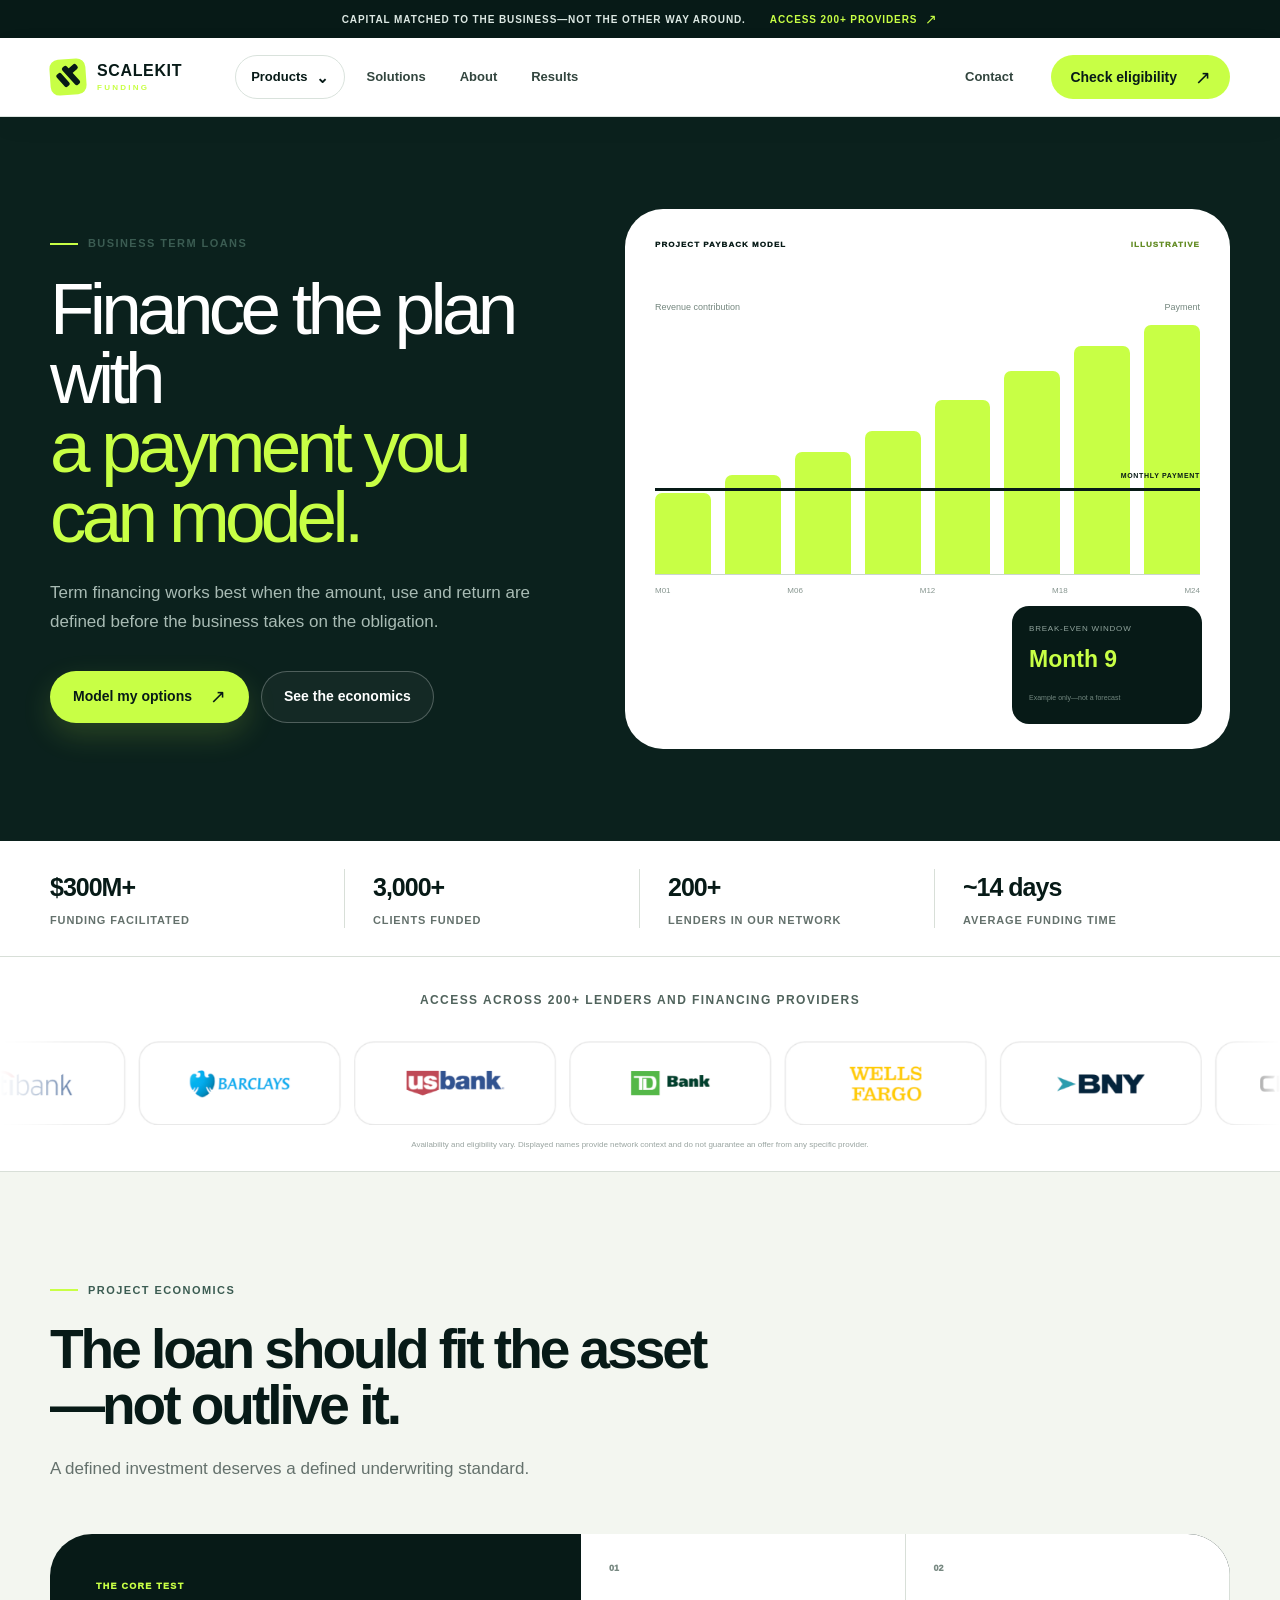
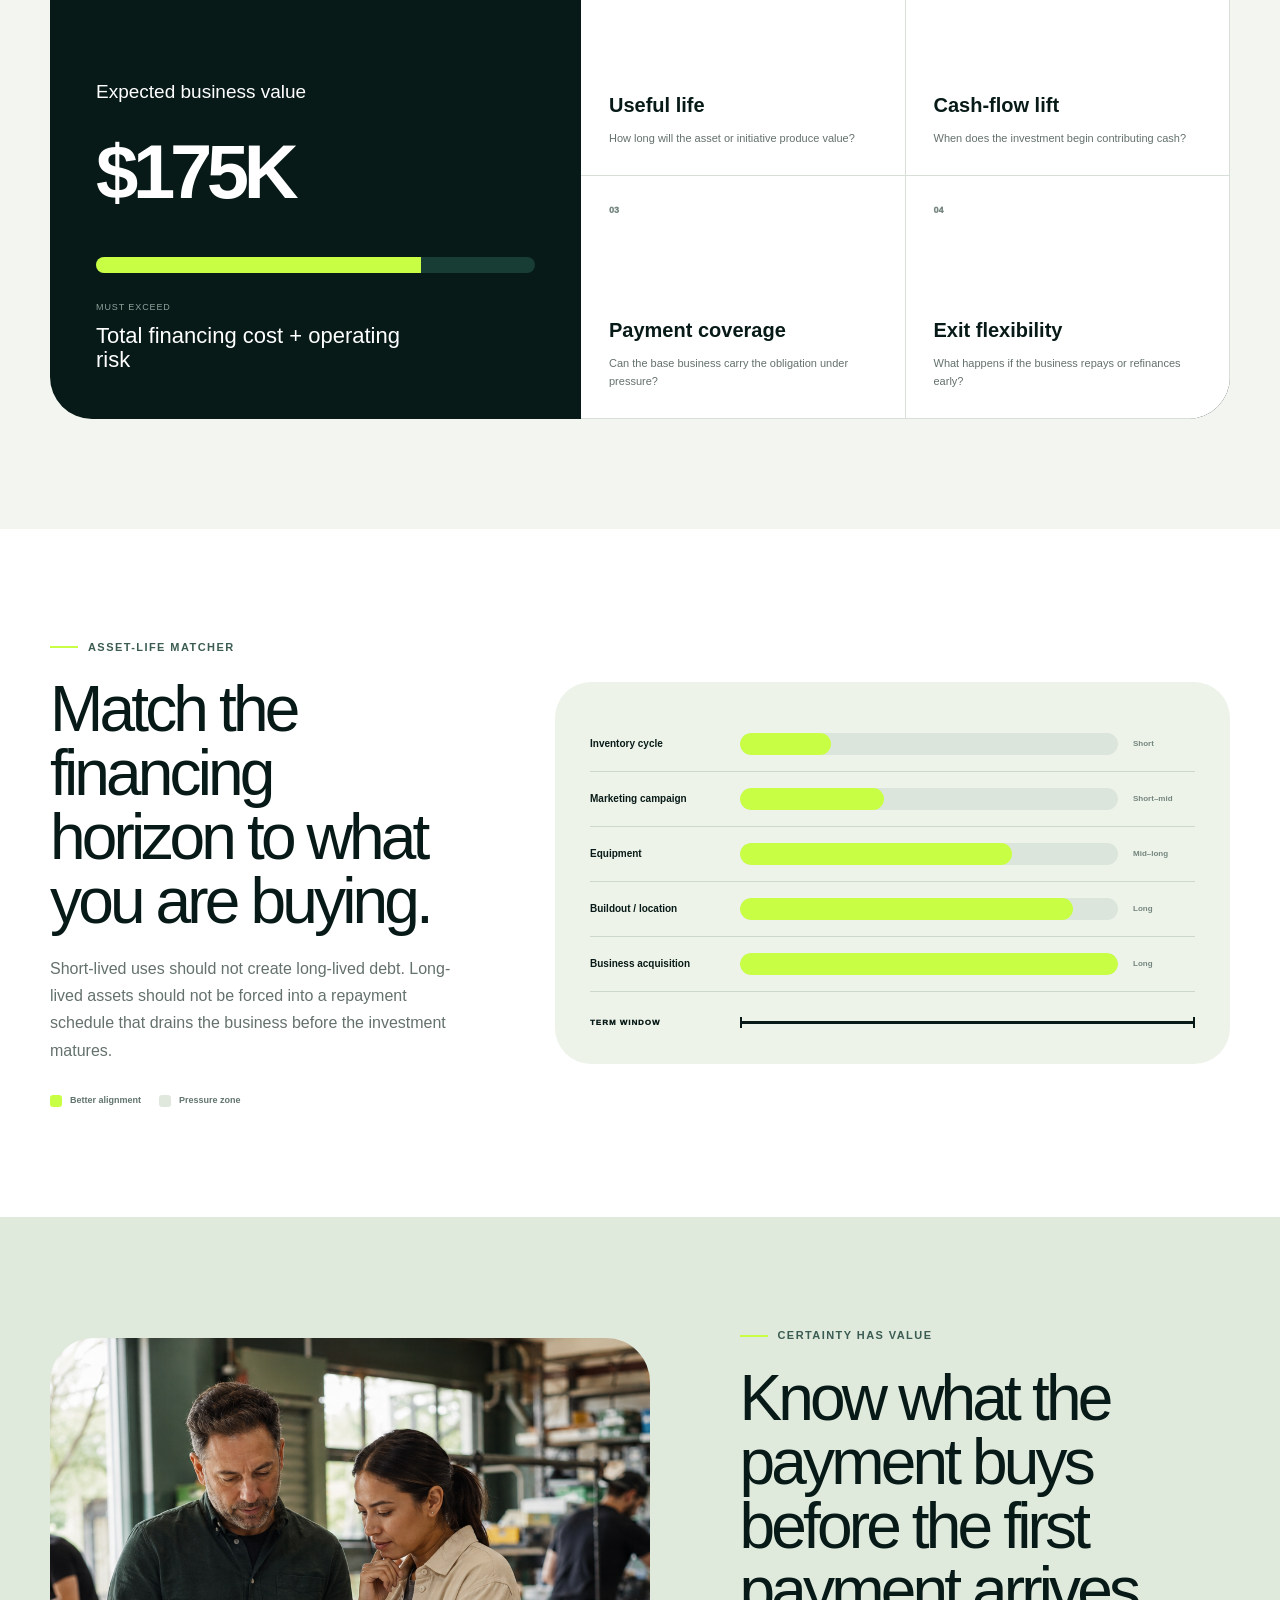
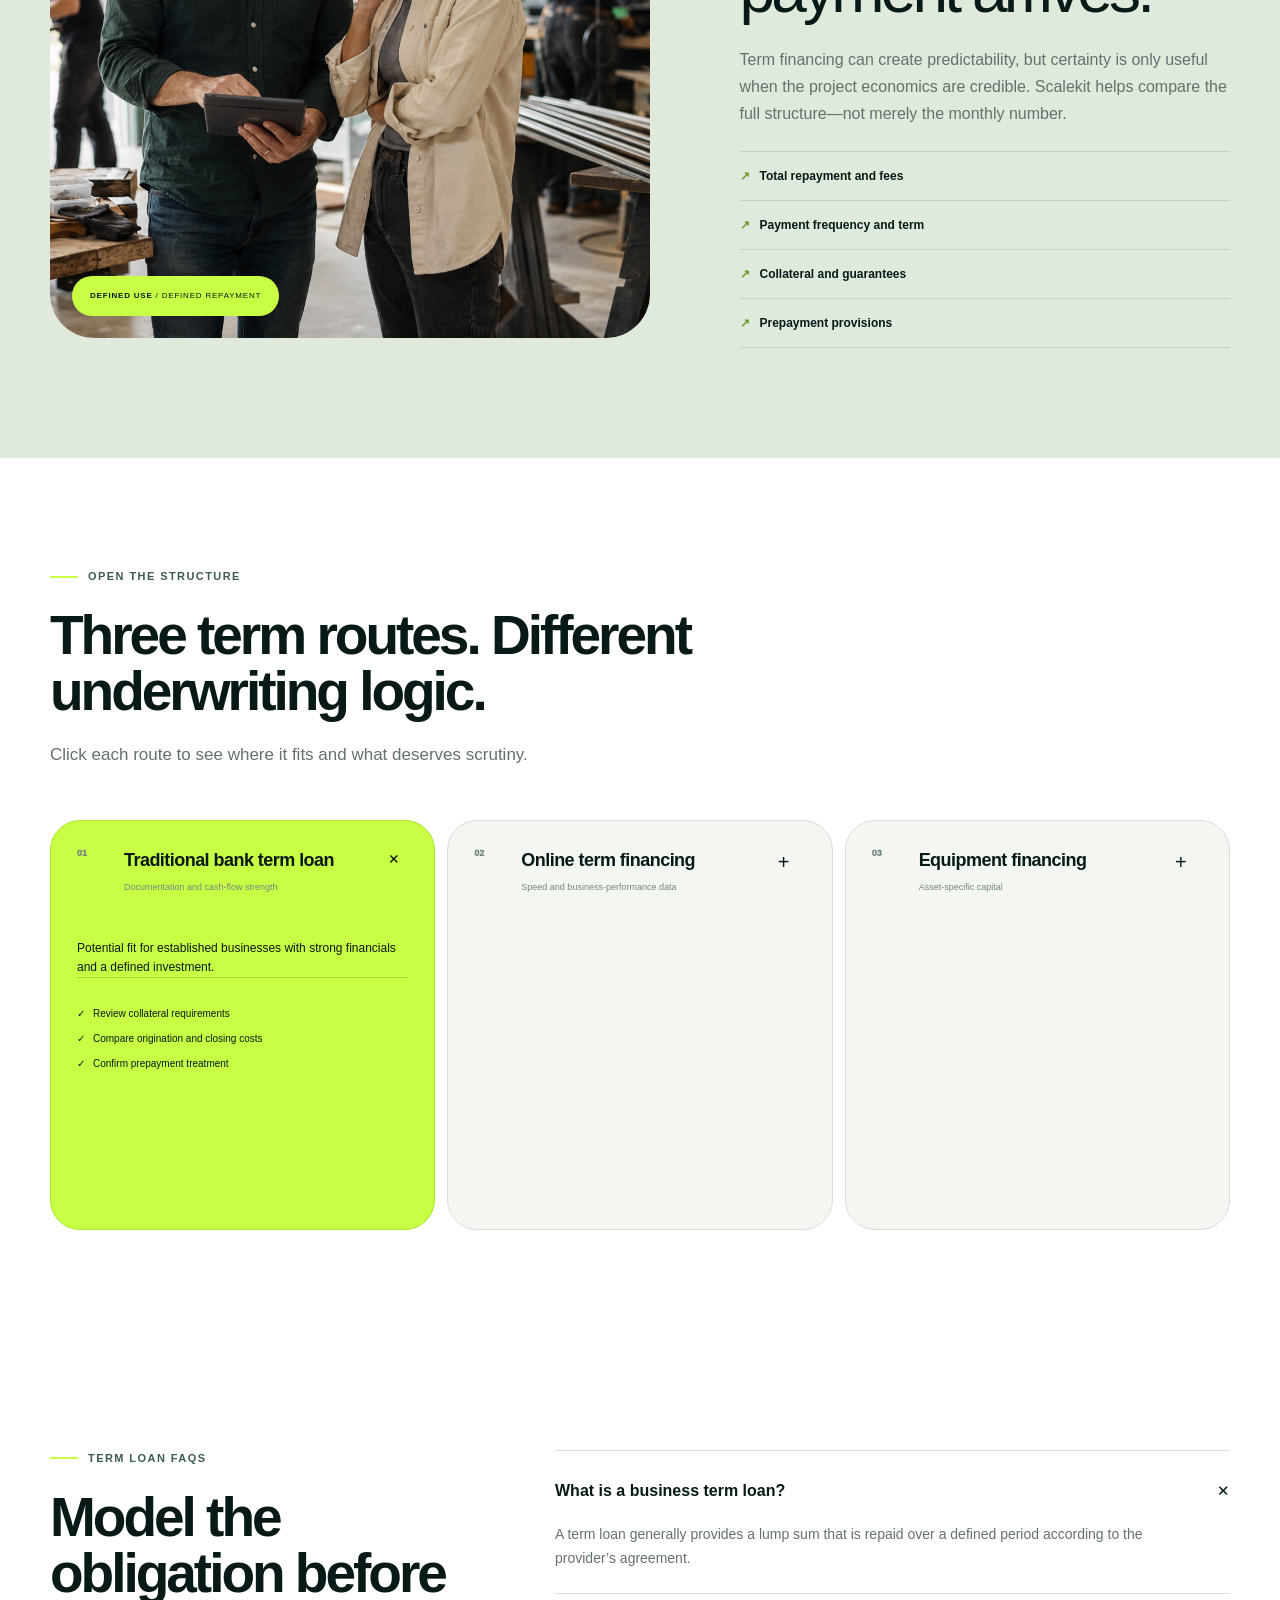
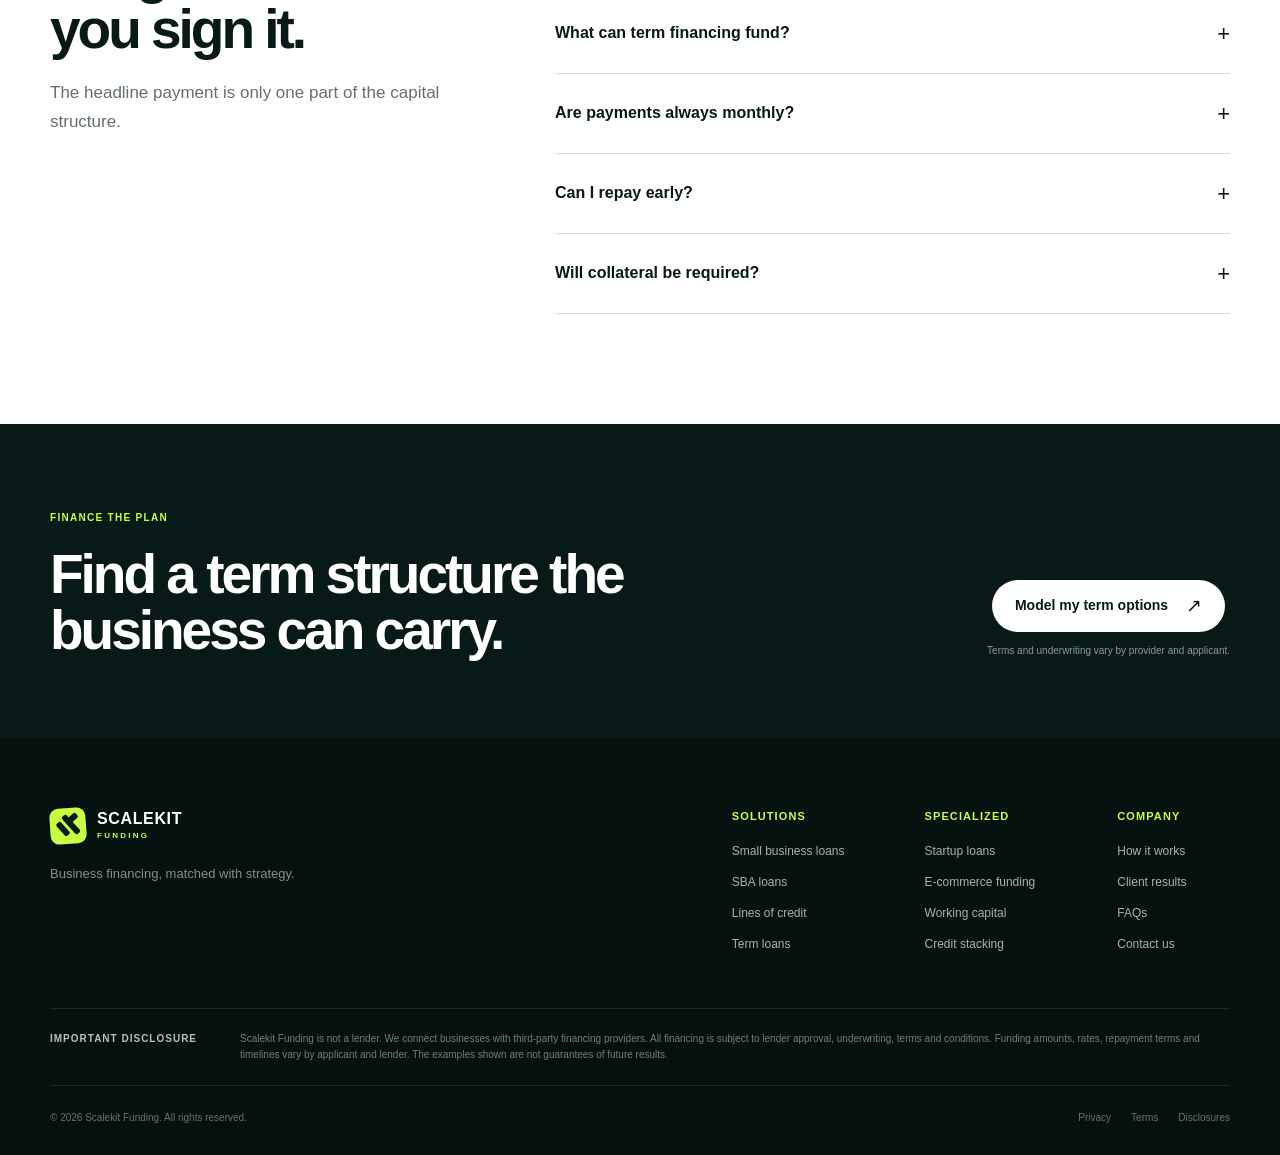
<file: term-loans/index.html>
<!DOCTYPE html><html lang="en"><head><meta charSet="utf-8"/><meta name="viewport" content="width=device-width, initial-scale=1"/><link rel="preload" href="../home-lifestyle.png" as="image"/><link rel="preload" href="../bank-logo-strip.png" as="image"/><link rel="preload" href="../working-capital-lifestyle.png" as="image"/><link rel="stylesheet" href="../assets/index-CwPmRT-I.css"/><title>Term Loans | Scalekit Funding</title><meta name="description" content="Compare business term financing for equipment, expansion, acquisitions and other defined investments."/><meta property="og:title" content="Term Loans | Scalekit Funding"/><meta property="og:description" content="Compare business term financing for equipment, expansion, acquisitions and other defined investments."/><meta property="og:image" content="https://scalekit-funding-redesign.scalekit-0004.chatgpt.site/working-capital-lifestyle.png"/><meta name="twitter:card" content="summary_large_image"/><meta name="twitter:title" content="Term Loans | Scalekit Funding"/><meta name="twitter:description" content="Compare business term financing for equipment, expansion, acquisitions and other defined investments."/><meta name="twitter:image" content="https://scalekit-funding-redesign.scalekit-0004.chatgpt.site/working-capital-lifestyle.png"/><link rel="shortcut icon" href="../favicon.svg"/><link rel="icon" href="../favicon.svg"/><!-- Static HTML export: no framework runtime required. -->
</head><body><main class="term-page"><div class="topbar"><span>Capital matched to the business—not the other way around.</span><a href="../index.html#lender-network">Access 200+ providers <span aria-hidden="true" class="arrow-icon">↗</span></a></div><header class="site-header"><div class="shell nav-inner"><a href="../index.html" class="logo" aria-label="Scalekit Funding home"><span class="logo-mark"><i></i><b></b><em></em></span><span class="logo-word">SCALEKIT<small>FUNDING</small></span></a><nav class="desktop-nav" aria-label="Primary navigation"><details class="products-menu"><summary>Products <span aria-hidden="true">⌄</span></summary><div class="mega-menu"><div class="mega-products"><div class="mega-heading"><span>Funding products</span><a href="../index.html#solutions">View all solutions <span aria-hidden="true" class="arrow-icon">↗</span></a></div><div class="mega-product-grid"><a href="../small-business-loans/index.html" class="mega-product-link"><span class="mega-product-icon">SB</span><span class="mega-product-copy"><strong>Small Business Loans</strong><small>Flexible capital for established businesses</small></span><span aria-hidden="true" class="arrow-icon">↗</span></a><a href="../sba-loans/index.html" class="mega-product-link"><span class="mega-product-icon">SBA</span><span class="mega-product-copy"><strong>SBA Loans</strong><small>Longer-term capital for qualified businesses</small></span><span aria-hidden="true" class="arrow-icon">↗</span></a><a href="../business-line-of-credit/index.html" class="mega-product-link"><span class="mega-product-icon">LOC</span><span class="mega-product-copy"><strong>Lines of Credit</strong><small>Reusable access for recurring business needs</small></span><span aria-hidden="true" class="arrow-icon">↗</span></a><a href="../term-loans/index.html" class="mega-product-link"><span class="mega-product-icon">TL</span><span class="mega-product-copy"><strong>Term Loans</strong><small>Structured financing for defined investments</small></span><span aria-hidden="true" class="arrow-icon">↗</span></a><a href="../working-capital/index.html" class="mega-product-link"><span class="mega-product-icon">WC</span><span class="mega-product-copy"><strong>Working Capital Loans</strong><small>Keep payroll, vendors and operations moving</small></span><span aria-hidden="true" class="arrow-icon">↗</span></a><a href="../startup-loans/index.html" class="mega-product-link"><span class="mega-product-icon">SU</span><span class="mega-product-copy"><strong>Startup Loans</strong><small>Explore capital routes for newer companies</small></span><span aria-hidden="true" class="arrow-icon">↗</span></a><a href="../e-commerce-page/index.html" class="mega-product-link"><span class="mega-product-icon">EC</span><span class="mega-product-copy"><strong>E-commerce Loan</strong><small>Fund inventory, marketing and seasonal demand</small></span><span aria-hidden="true" class="arrow-icon">↗</span></a></div><div class="mega-quick-links"><a href="../index.html#credit-stacking">Credit stacking</a><a href="../working-capital/index.html#compare">Compare capital paths</a><a href="../index.html#how-it-works">How Scalekit works</a></div></div><aside class="mega-spotlight"><div class="mega-spotlight-image"><img src="../home-lifestyle.png" alt="Business owners reviewing a growth plan"/><span>$300M+ facilitated</span></div><div class="mega-spotlight-copy"><span>Scalekit capital strategy</span><h3>Start with fit, not forms.</h3><p>Tell us what the capital needs to accomplish. We help map the route across our network.</p><a href="../index.html#eligibility">Check your options <span aria-hidden="true" class="arrow-icon">↗</span></a></div></aside></div></details><a href="../index.html#solutions">Solutions</a><a href="../index.html#about">About</a><a href="../index.html#results">Results</a></nav><a class="header-contact" href="mailto:funding@scalekitfinancing.com">Contact</a><a class="button button-nav" href="../index.html#eligibility">Check eligibility <span aria-hidden="true" class="arrow-icon">↗</span></a><details class="mobile-menu"><summary aria-label="Open navigation"><span></span><span></span></summary><nav><strong>Products</strong><a href="../small-business-loans/index.html">Small Business Loans</a><a href="../sba-loans/index.html">SBA Loans</a><a href="../business-line-of-credit/index.html">Lines of Credit</a><a href="../term-loans/index.html">Term Loans</a><a href="../working-capital/index.html">Working Capital Loans</a><a href="../startup-loans/index.html">Startup Loans</a><a href="../e-commerce-page/index.html">E-commerce Loan</a><span class="mobile-nav-divider"></span><a href="../index.html#about">About</a><a href="../index.html#results">Results</a><a href="../index.html#credit-stacking">Credit stacking</a><a class="button button-primary" href="../index.html#eligibility">Check eligibility</a></nav></details></div></header><section class="term-hero"><div class="shell term-hero-grid"><div><div class="eyebrow"><span></span>Business term loans</div><h1>Finance the plan with<br/><em>a payment you can model.</em></h1><p>Term financing works best when the amount, use and return are defined before the business takes on the obligation.</p><div class="hero-actions"><a class="button button-primary" href="mailto:funding@scalekitfinancing.com?subject=Business%20term%20loan%20options">Model my options <span aria-hidden="true" class="arrow-icon">↗</span></a><a class="button button-quiet" href="#economics">See the economics</a></div></div><div class="term-chart"><div class="term-chart-head"><span>PROJECT PAYBACK MODEL</span><b>ILLUSTRATIVE</b></div><div class="term-chart-axis"><span>Revenue contribution</span><span>Payment</span></div><div class="term-bars"><i style="height:31%"></i><i style="height:38%"></i><i style="height:47%"></i><i style="height:55%"></i><i style="height:67%"></i><i style="height:78%"></i><i style="height:88%"></i><i style="height:96%"></i><em></em></div><div class="term-chart-foot"><span>M01</span><span>M06</span><span>M12</span><span>M18</span><span>M24</span></div><div class="term-chart-callout"><span>Break-even window</span><strong>Month 9</strong><small>Example only—not a forecast</small></div></div></div></section><section class="proof-strip"><div class="shell proof-grid"><div><strong>$300M+</strong><span>Funding facilitated</span></div><div><strong>3,000+</strong><span>Clients funded</span></div><div><strong>200+</strong><span>Lenders in our network</span></div><div><strong>~14 days</strong><span>Average funding time</span></div></div></section><section class="lender-marquee" id="lender-network" aria-label="Lender network"><p>Access across 200+ lenders and financing providers</p><div class="bank-logo-viewport"><div class="bank-logo-track"><img src="../bank-logo-strip.png" alt="Barclays, U.S. Bank, TD Bank, Wells Fargo, BNY, Chase and Citi"/><img src="../bank-logo-strip.png" alt="" aria-hidden="true"/></div></div><small>Availability and eligibility vary. Displayed names provide network context and do not guarantee an offer from any specific provider.</small></section><section class="section term-economics" id="economics"><div class="shell"><div class="section-head"><div class="eyebrow"><span></span>Project economics</div><h2>The loan should fit the asset—not outlive it.</h2><p>A defined investment deserves a defined underwriting standard.</p></div><div class="economics-board"><div class="economics-main"><span>THE CORE TEST</span><h3>Expected business value</h3><strong>$175K</strong><div class="economics-meter"><i></i></div><small>must exceed</small><h4>Total financing cost + operating risk</h4></div><div class="economics-metrics"><article><span>01</span><strong>Useful life</strong><p>How long will the asset or initiative produce value?</p></article><article><span>02</span><strong>Cash-flow lift</strong><p>When does the investment begin contributing cash?</p></article><article><span>03</span><strong>Payment coverage</strong><p>Can the base business carry the obligation under pressure?</p></article><article><span>04</span><strong>Exit flexibility</strong><p>What happens if the business repays or refinances early?</p></article></div></div></div></section><section class="section term-life-section"><div class="shell term-life-grid"><div><div class="eyebrow"><span></span>Asset-life matcher</div><h2>Match the financing horizon to what you are buying.</h2><p>Short-lived uses should not create long-lived debt. Long-lived assets should not be forced into a repayment schedule that drains the business before the investment matures.</p><div class="term-legend"><span><i class="term-good"></i>Better alignment</span><span><i class="term-risk"></i>Pressure zone</span></div></div><div class="life-visual"><div class="life-row"><span>Inventory cycle</span><div><i style="width:24%"></i></div><b>Short</b></div><div class="life-row"><span>Marketing campaign</span><div><i style="width:38%"></i></div><b>Short–mid</b></div><div class="life-row"><span>Equipment</span><div><i style="width:72%"></i></div><b>Mid–long</b></div><div class="life-row"><span>Buildout / location</span><div><i style="width:88%"></i></div><b>Long</b></div><div class="life-row"><span>Business acquisition</span><div><i style="width:100%"></i></div><b>Long</b></div><div class="life-window"><span>TERM WINDOW</span><i></i></div></div></div></section><section class="term-story"><div class="shell term-story-grid"><div class="term-story-photo"><img src="../working-capital-lifestyle.png" alt="Business team evaluating a major planned investment"/><span><b>DEFINED USE</b> / DEFINED REPAYMENT</span></div><div><div class="eyebrow"><span></span>Certainty has value</div><h2>Know what the payment buys before the first payment arrives.</h2><p>Term financing can create predictability, but certainty is only useful when the project economics are credible. Scalekit helps compare the full structure—not merely the monthly number.</p><ul><li>Total repayment and fees</li><li>Payment frequency and term</li><li>Collateral and guarantees</li><li>Prepayment provisions</li></ul></div></div></section><section class="section term-compare"><div class="shell"><div class="section-head"><div class="eyebrow"><span></span>Open the structure</div><h2>Three term routes. Different underwriting logic.</h2><p>Click each route to see where it fits and what deserves scrutiny.</p></div><div class="term-accordion"><details open=""><summary><span>01</span><div><strong>Traditional bank term loan</strong><small>Documentation and cash-flow strength</small></div><b>+</b></summary><div class="term-detail"><p>Potential fit for established businesses with strong financials and a defined investment.</p><ul><li>Review collateral requirements</li><li>Compare origination and closing costs</li><li>Confirm prepayment treatment</li></ul></div></details><details><summary><span>02</span><div><strong>Online term financing</strong><small>Speed and business-performance data</small></div><b>+</b></summary><div class="term-detail"><p>Potentially faster underwriting, with cost and payment frequency requiring close review.</p><ul><li>Calculate effective total cost</li><li>Stress-test frequent payments</li><li>Confirm the actual term</li></ul></div></details><details><summary><span>03</span><div><strong>Equipment financing</strong><small>Asset-specific capital</small></div><b>+</b></summary><div class="term-detail"><p>Financing structured around qualifying equipment and its productive business use.</p><ul><li>Match term to useful life</li><li>Review lien and ownership terms</li><li>Compare down-payment requirements</li></ul></div></details></div></div></section><section class="section faq-section"><div class="shell faq-grid"><div class="section-head"><div class="eyebrow"><span></span>Term loan FAQs</div><h2>Model the obligation before you sign it.</h2><p>The headline payment is only one part of the capital structure.</p></div><div class="faqs"><details open=""><summary>What is a business term loan?<span>+</span></summary><p>A term loan generally provides a lump sum that is repaid over a defined period according to the provider’s agreement.</p></details><details><summary>What can term financing fund?<span>+</span></summary><p>Common uses include equipment, expansion, acquisitions, renovations, technology and other planned investments, subject to provider rules.</p></details><details><summary>Are payments always monthly?<span>+</span></summary><p>No. Payment frequency varies by lender and product. Review whether payments are daily, weekly or monthly before committing.</p></details><details><summary>Can I repay early?<span>+</span></summary><p>Some products allow early repayment, while others include prepayment provisions or do not reduce the total cost. Review the agreement closely.</p></details><details><summary>Will collateral be required?<span>+</span></summary><p>Collateral and personal-guarantee requirements depend on the lender, amount, business profile and use of funds.</p></details></div></div></section><section class="final-cta"><div class="shell final-cta-inner"><div><span class="kicker kicker-lime">Finance the plan</span><h2>Find a term structure the business can carry.</h2></div><div class="final-action"><a class="button button-light" href="mailto:funding@scalekitfinancing.com?subject=Business%20term%20loan%20options">Model my term options <span aria-hidden="true" class="arrow-icon">↗</span></a><small>Terms and underwriting vary by provider and applicant.</small></div></div></section><footer class="footer"><div class="shell"><div class="footer-top"><div><a href="../index.html" class="logo" aria-label="Scalekit Funding home"><span class="logo-mark"><i></i><b></b><em></em></span><span class="logo-word">SCALEKIT<small>FUNDING</small></span></a><p>Business financing, matched with strategy.</p></div><div class="footer-links"><div><strong>Solutions</strong><a href="../small-business-loans/index.html">Small business loans</a><a href="../sba-loans/index.html">SBA loans</a><a href="../business-line-of-credit/index.html">Lines of credit</a><a href="../term-loans/index.html">Term loans</a></div><div><strong>Specialized</strong><a href="../startup-loans/index.html">Startup loans</a><a href="../e-commerce-page/index.html">E-commerce funding</a><a href="../working-capital/index.html">Working capital</a><a href="../index.html#credit-stacking">Credit stacking</a></div><div><strong>Company</strong><a href="../index.html#how-it-works">How it works</a><a href="../index.html#results">Client results</a><a href="../index.html#faq">FAQs</a><a href="mailto:funding@scalekitfinancing.com">Contact us</a></div></div></div><div class="disclosure"><strong>Important disclosure</strong><p>Scalekit Funding is not a lender. We connect businesses with third-party financing providers. All financing is subject to lender approval, underwriting, terms and conditions. Funding amounts, rates, repayment terms and timelines vary by applicant and lender. The examples shown are not guarantees of future results.</p></div><div class="footer-bottom"><span>© 2026 Scalekit Funding. All rights reserved.</span><div><a href="#">Privacy</a><a href="#">Terms</a><a href="#">Disclosures</a></div></div></div></footer></main></body></html>
</file>
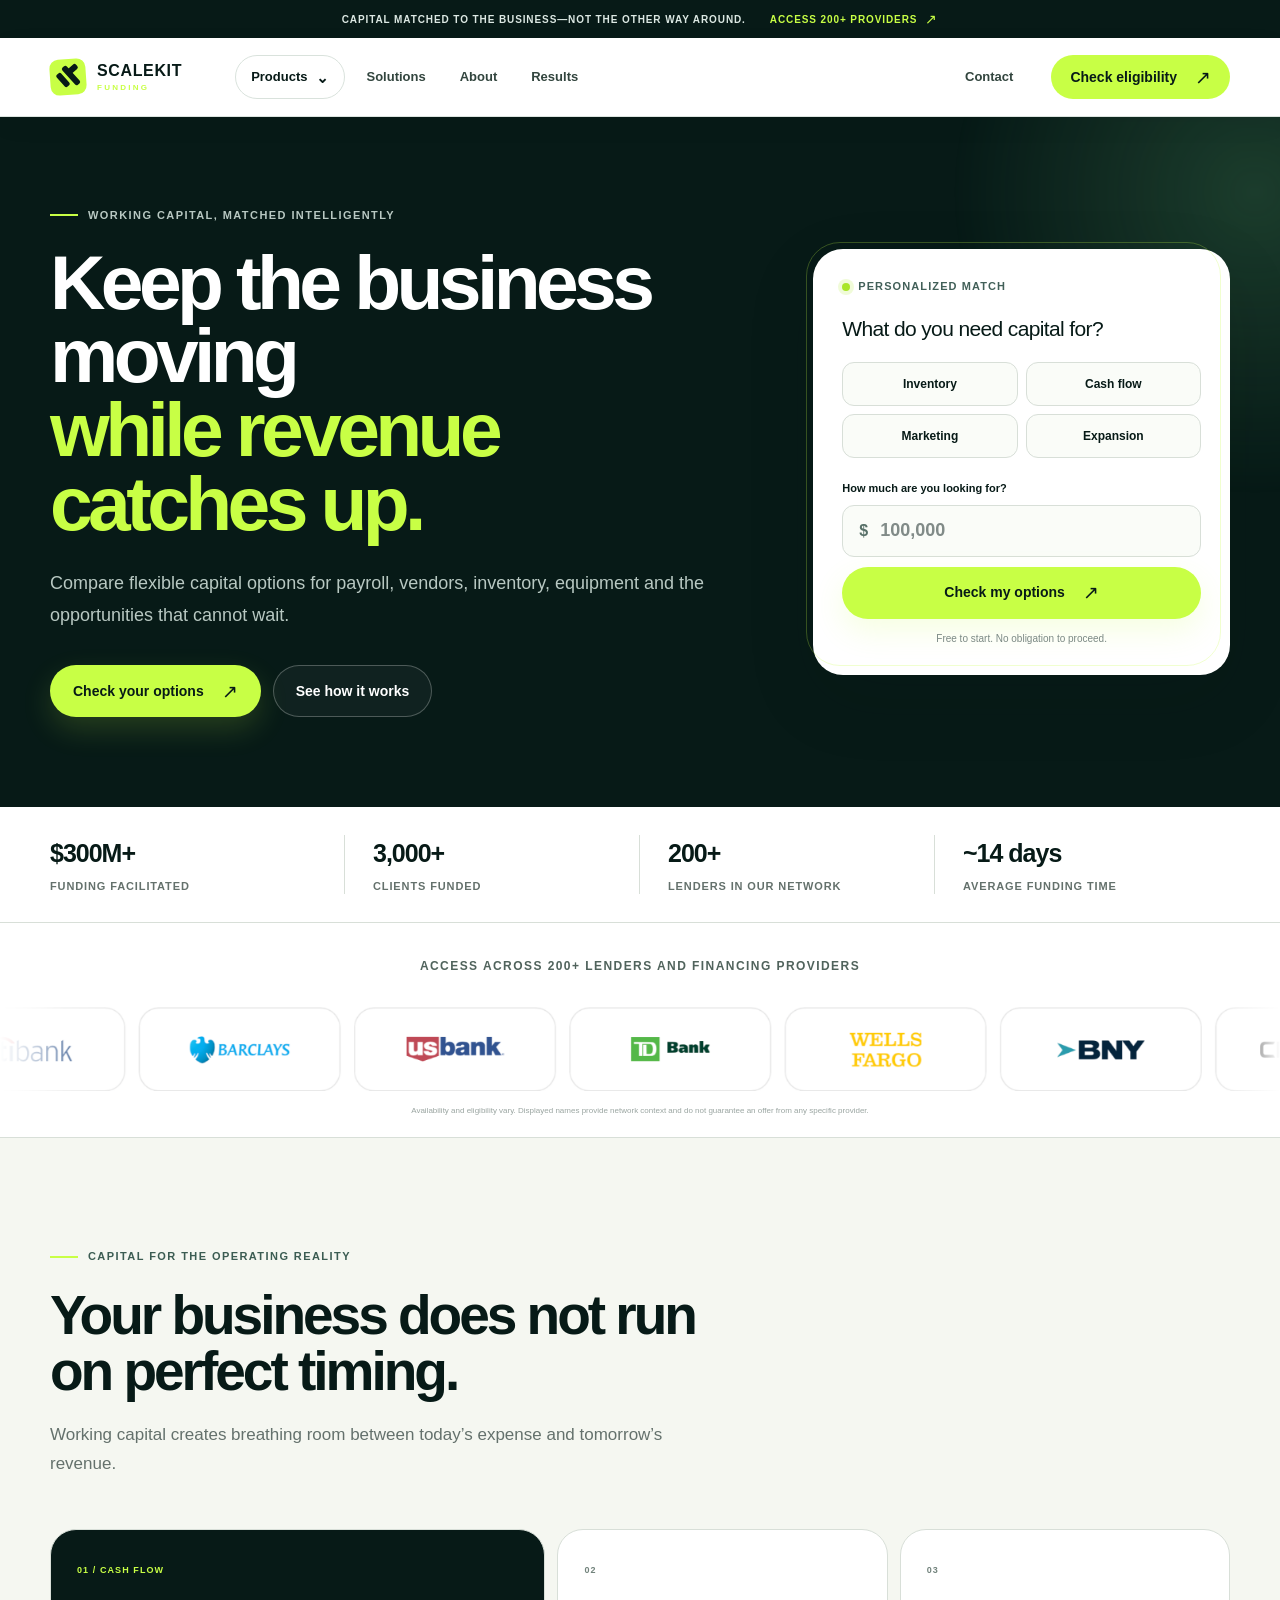
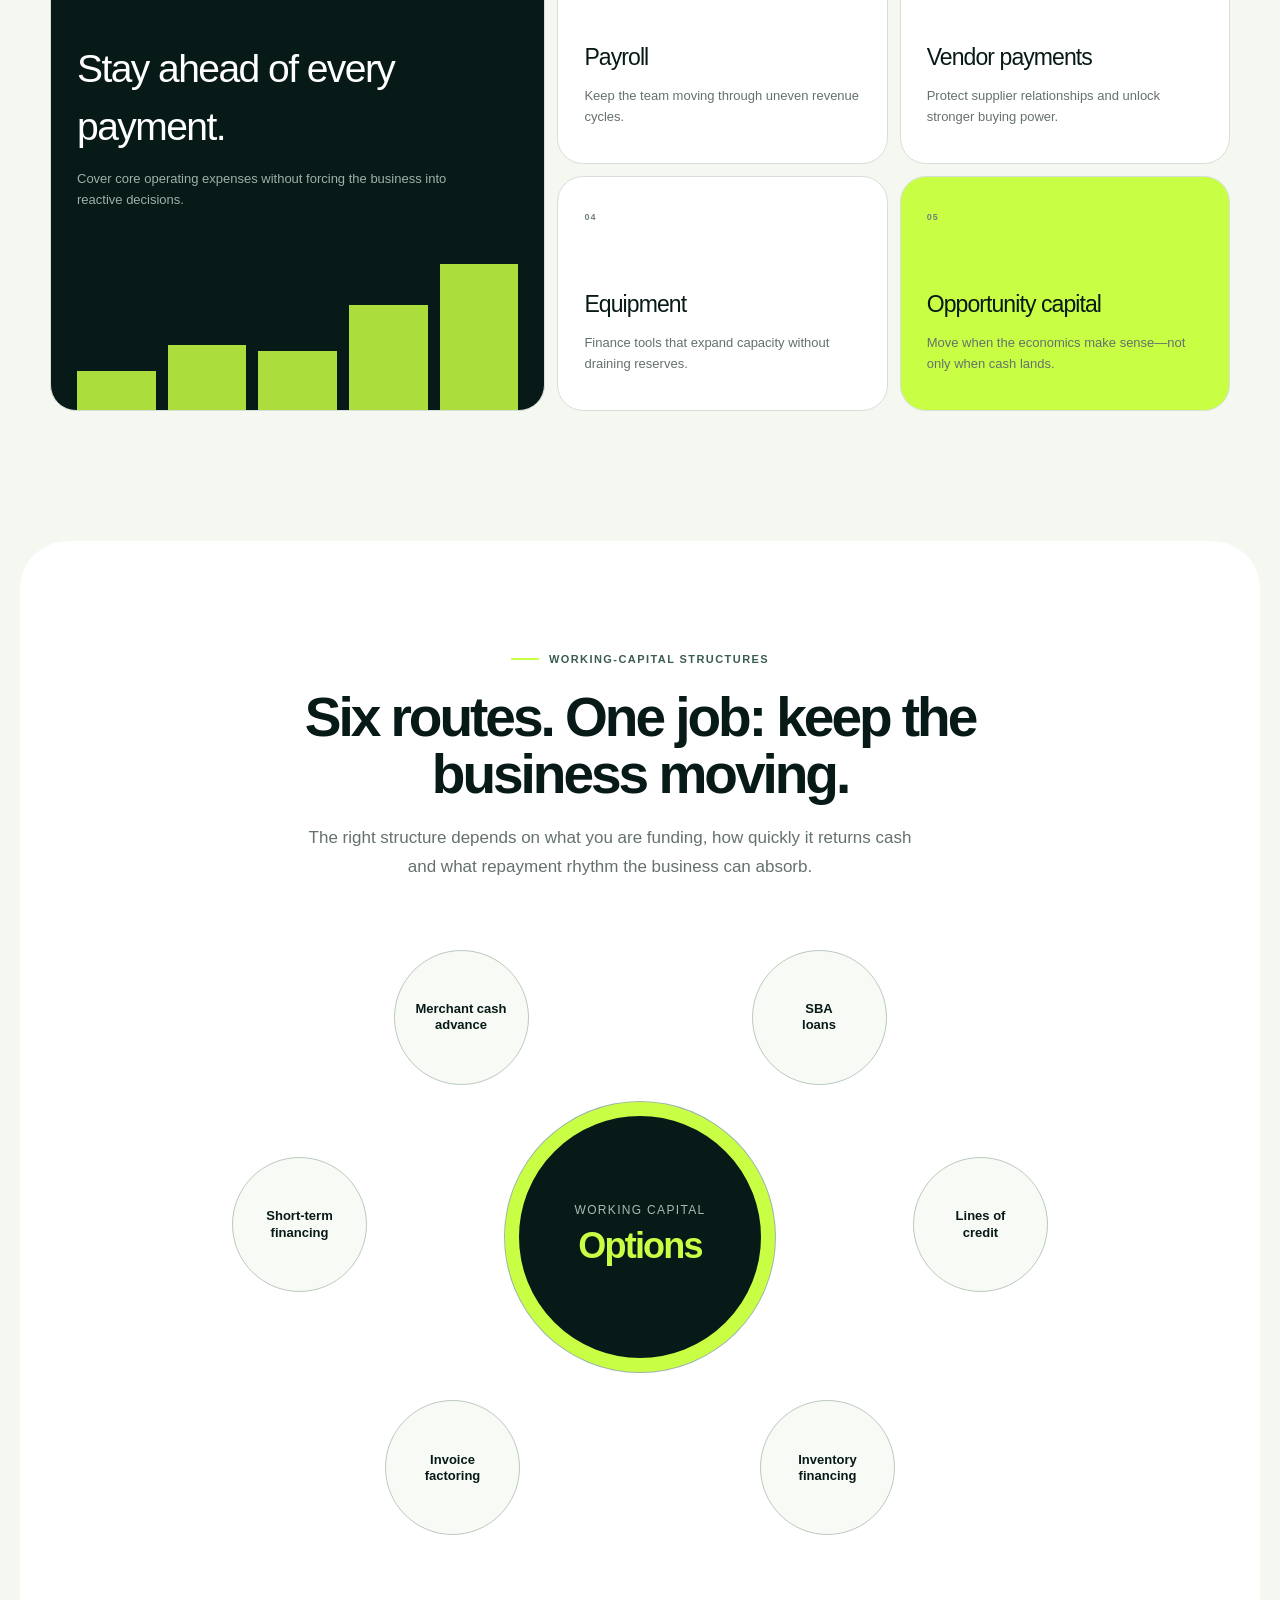
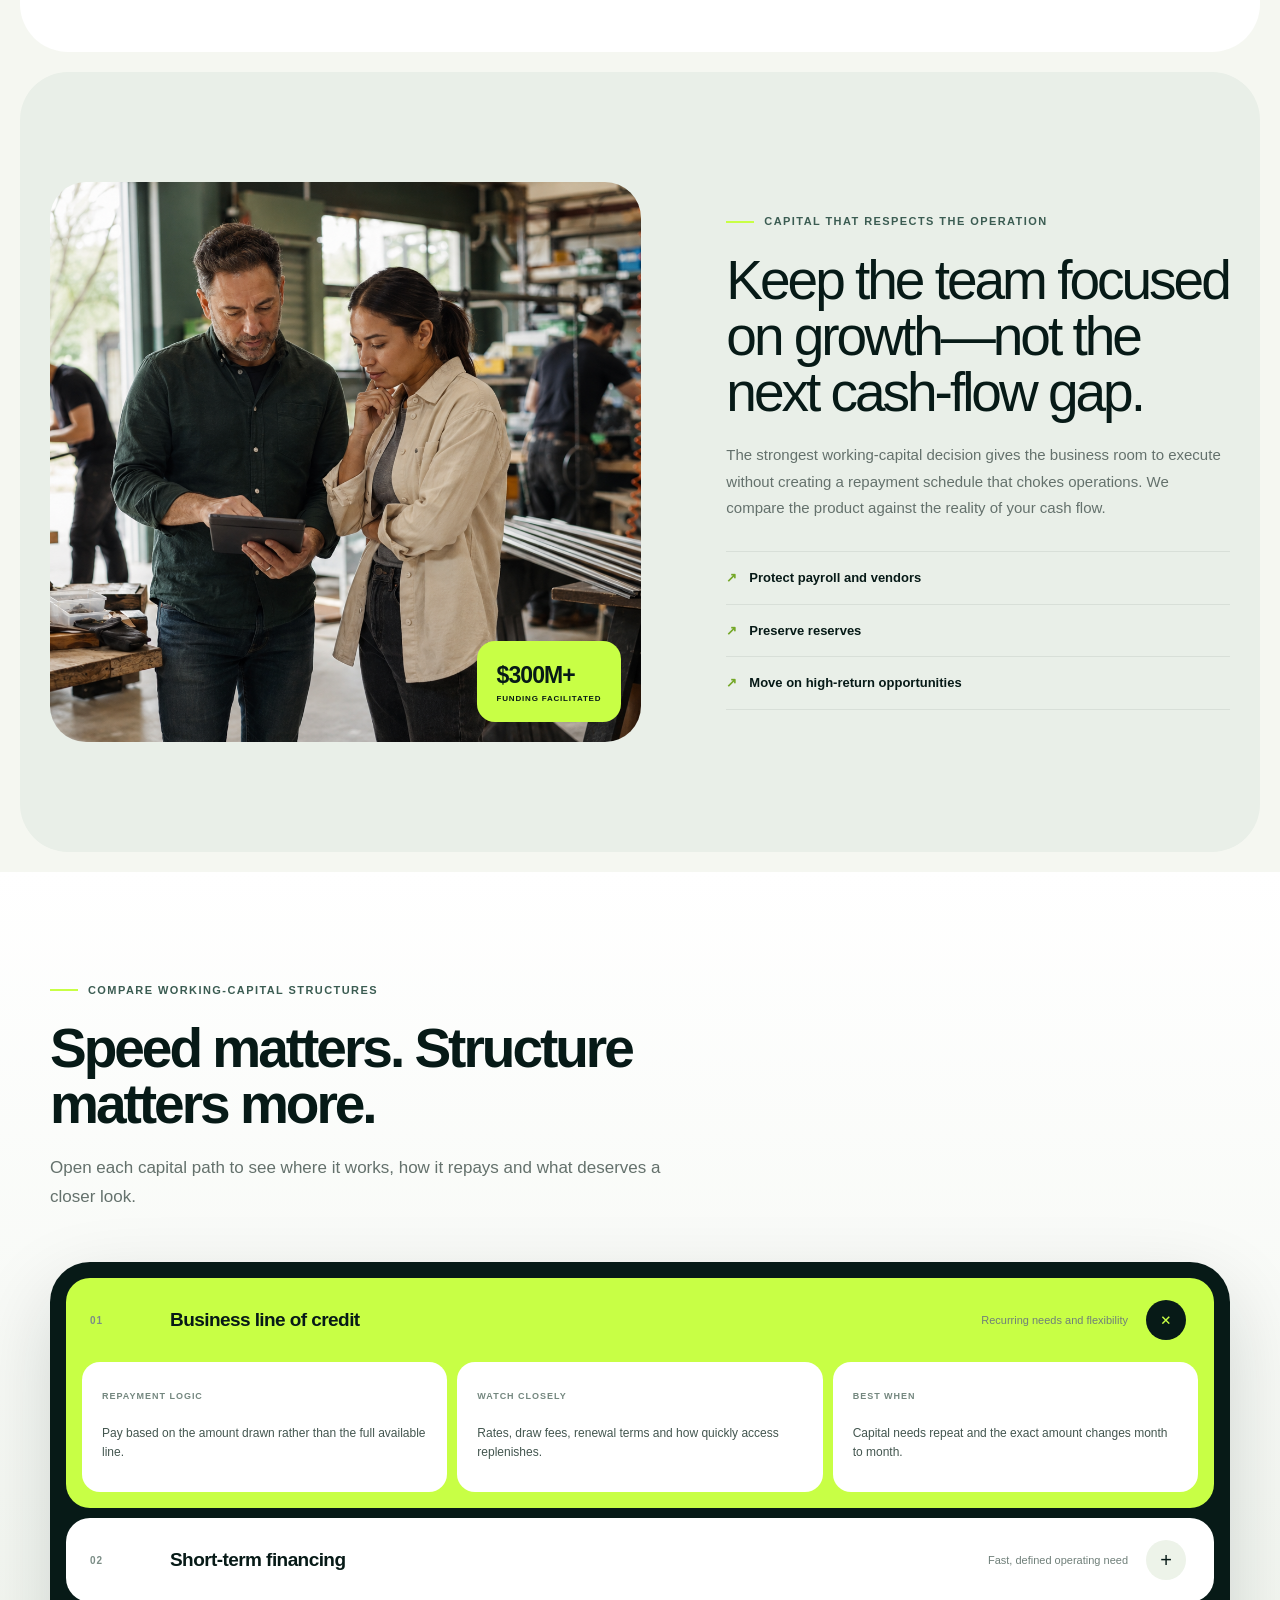
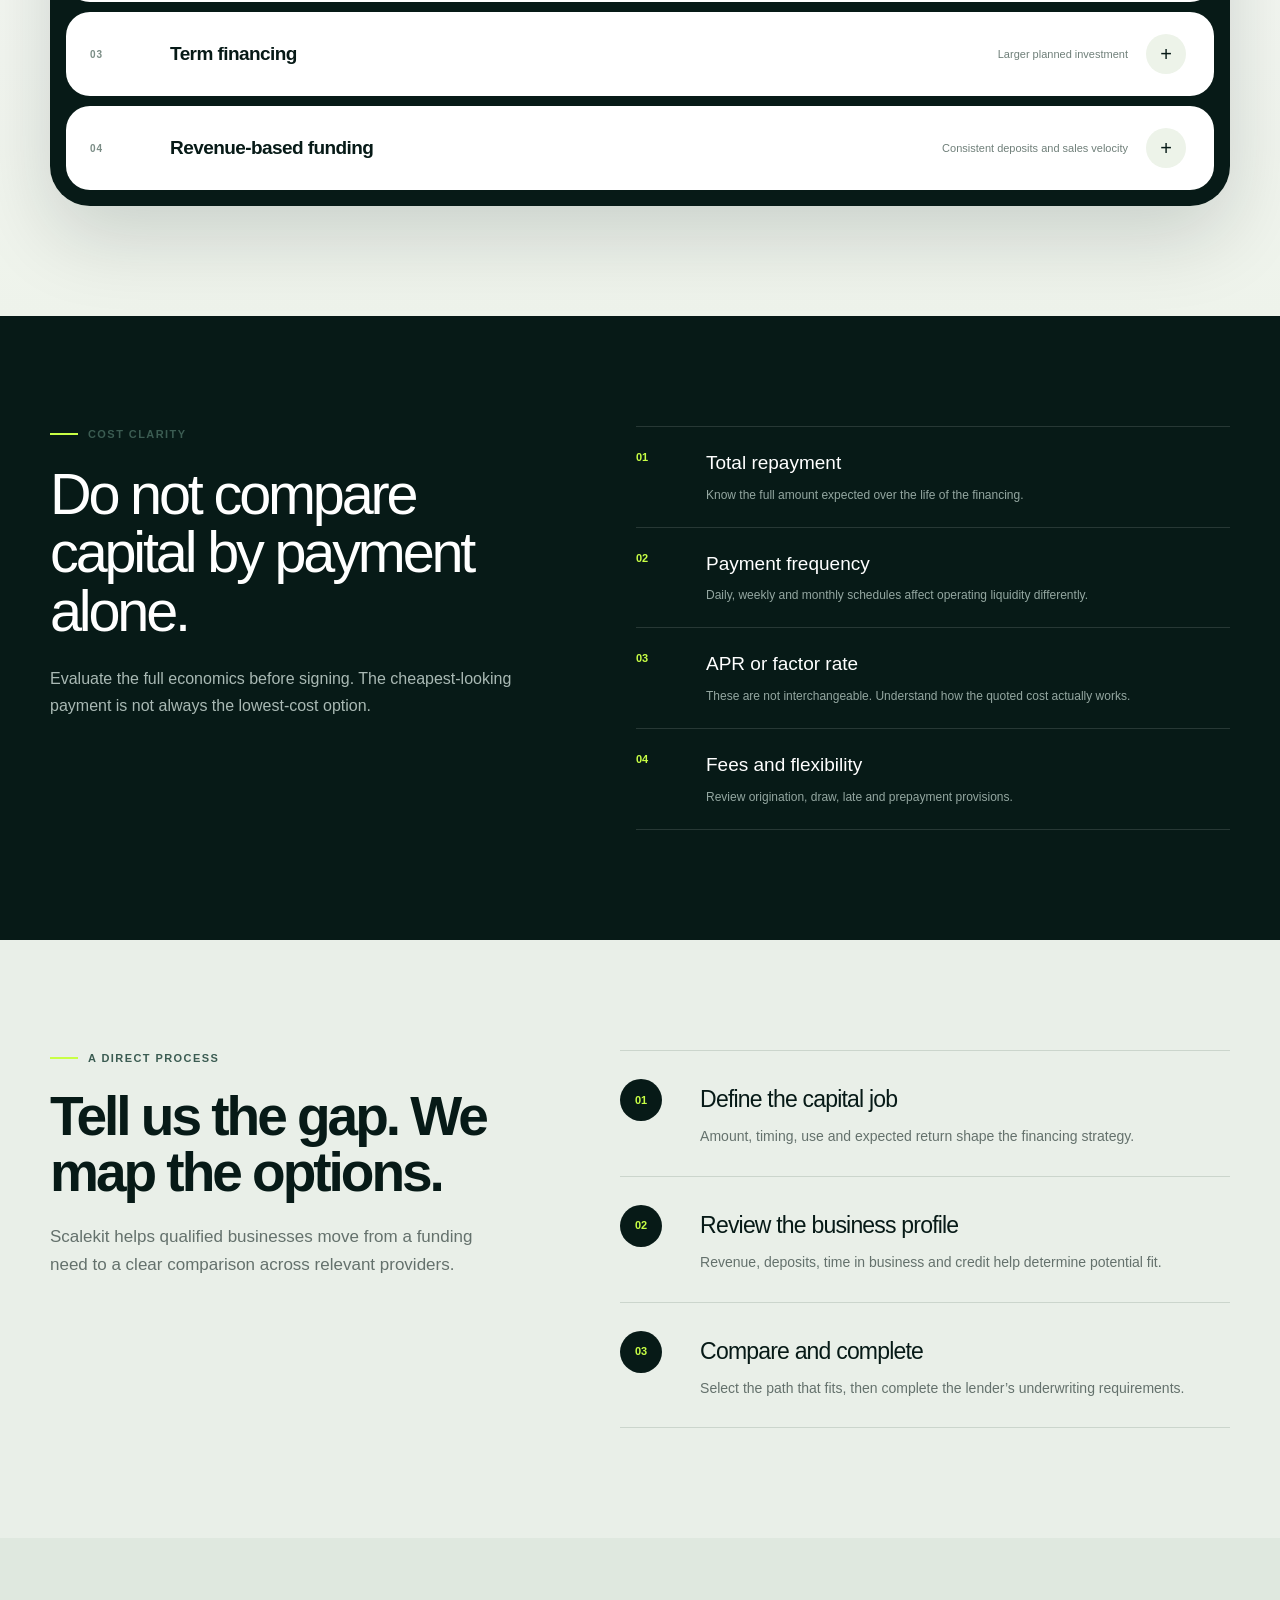
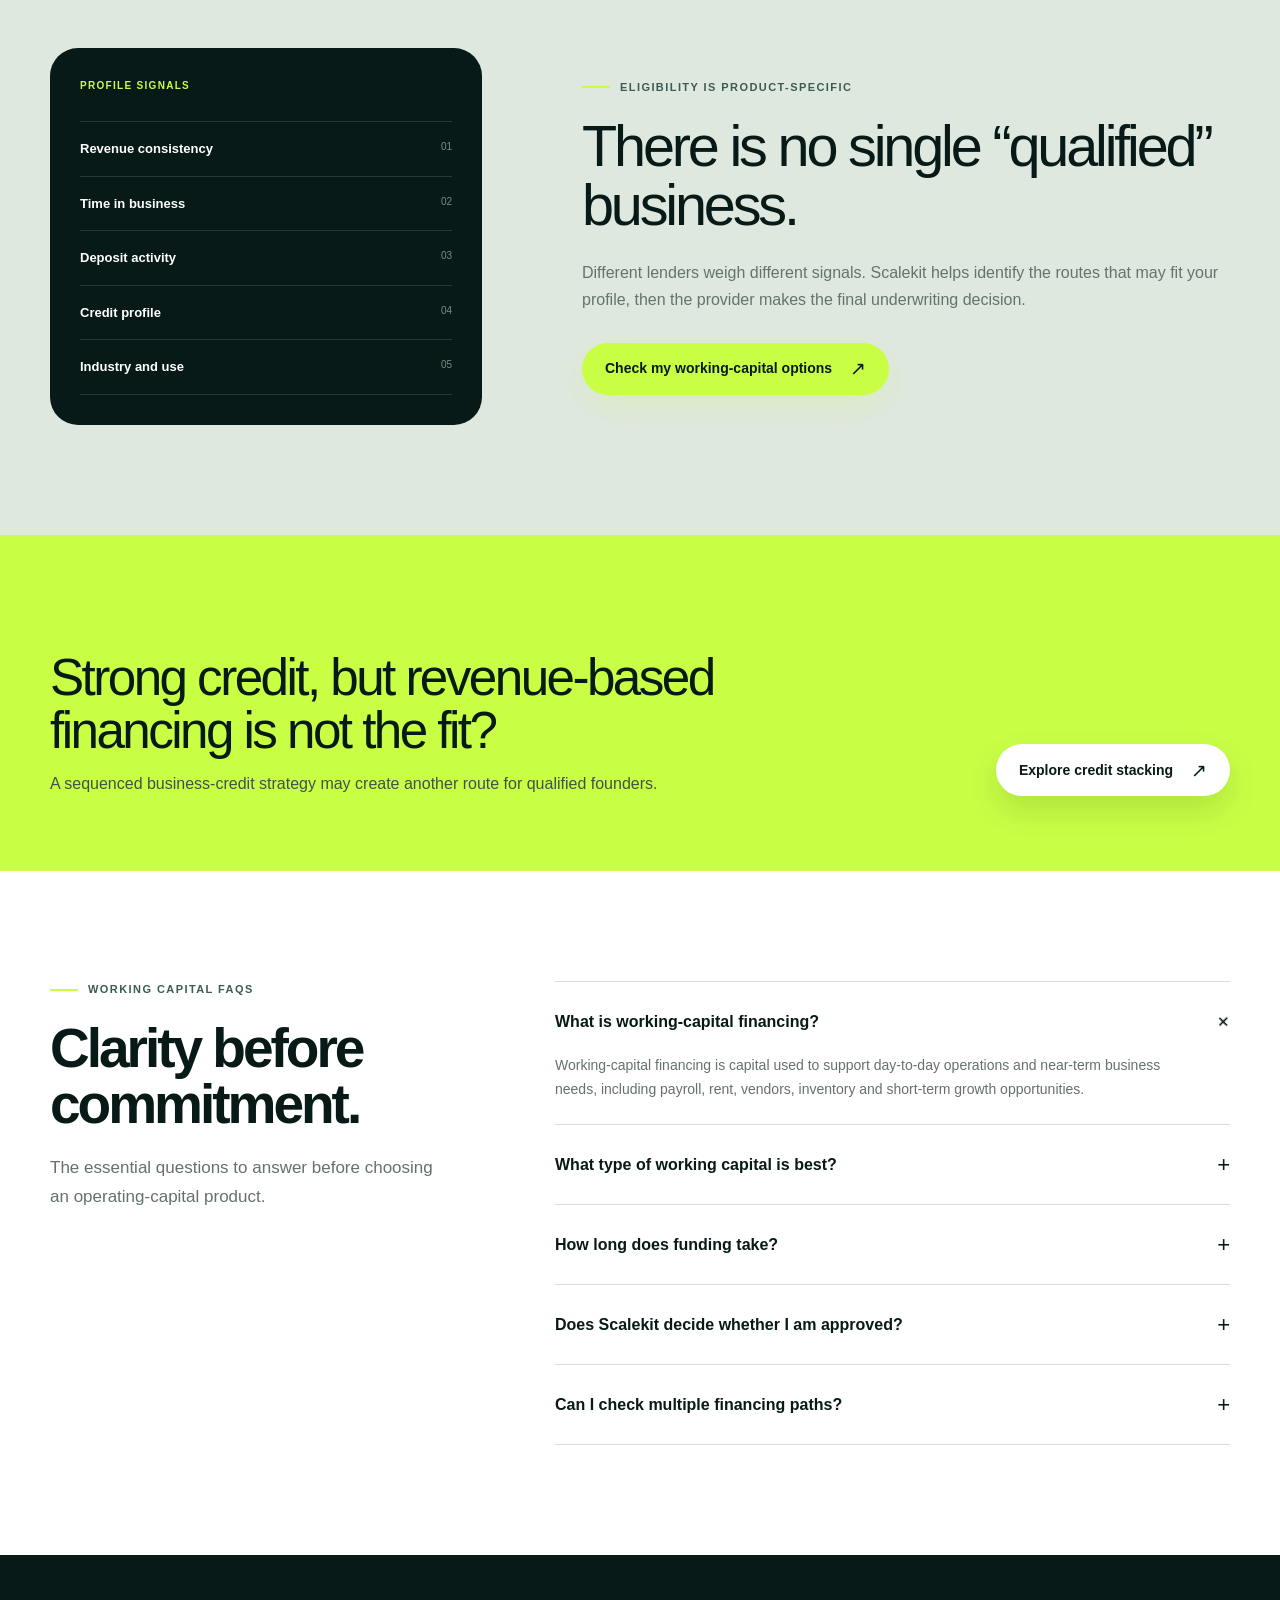
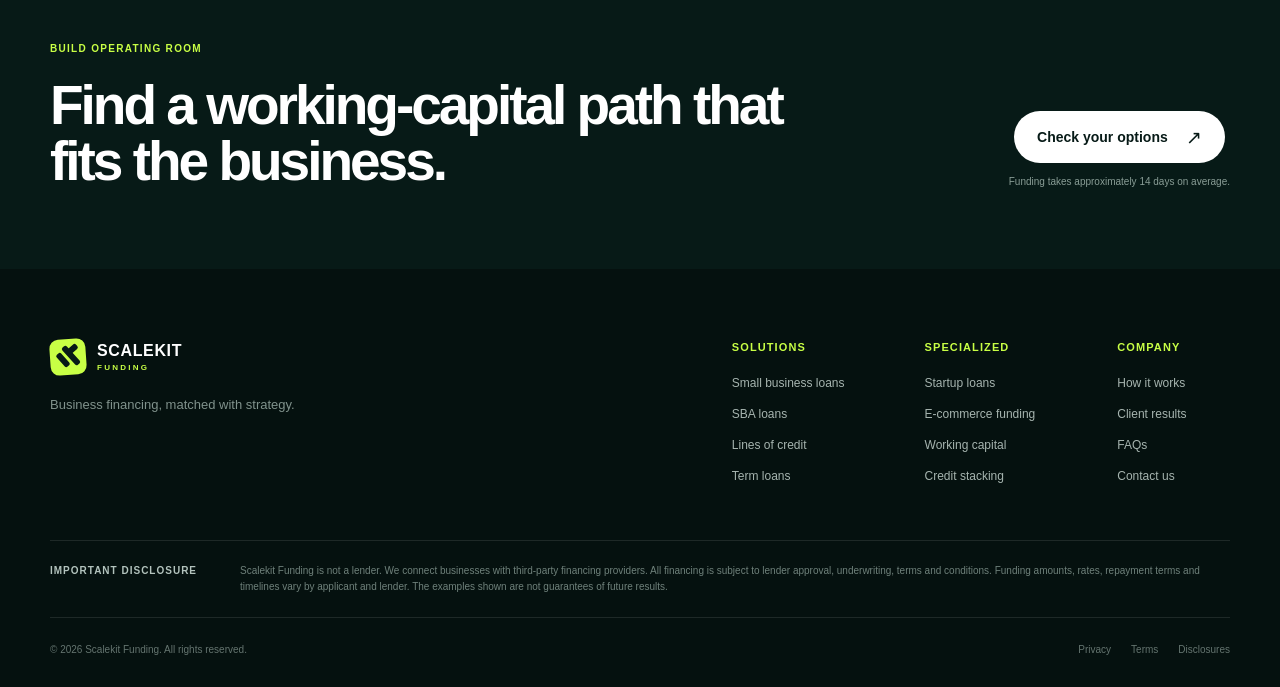
<file: working-capital/index.html>
<!DOCTYPE html><html lang="en"><head><meta charSet="utf-8"/><meta name="viewport" content="width=device-width, initial-scale=1"/><link rel="preload" href="../home-lifestyle.png" as="image"/><link rel="preload" href="../bank-logo-strip.png" as="image"/><link rel="preload" href="../working-capital-lifestyle.png" as="image"/><link rel="stylesheet" href="../assets/index-CwPmRT-I.css"/><title>Working Capital | Scalekit Funding</title><meta name="description" content="Compare working-capital financing options for payroll, vendors, inventory, equipment and growth through Scalekit&#x27;s lender network."/><meta property="og:title" content="Scalekit Funding"/><meta property="og:description" content="Business financing, matched with strategy."/><meta property="og:image" content="https://scalekit-funding-redesign.scalekit-0004.chatgpt.site/og.png"/><meta name="twitter:card" content="summary_large_image"/><meta name="twitter:title" content="Scalekit Funding"/><meta name="twitter:description" content="Business financing, matched with strategy."/><meta name="twitter:image" content="https://scalekit-funding-redesign.scalekit-0004.chatgpt.site/og.png"/><link rel="shortcut icon" href="../favicon.svg"/><link rel="icon" href="../favicon.svg"/><!-- Static HTML export: no framework runtime required. -->
</head><body><main><div class="topbar"><span>Capital matched to the business—not the other way around.</span><a href="../index.html#lender-network">Access 200+ providers <span aria-hidden="true" class="arrow-icon">↗</span></a></div><header class="site-header"><div class="shell nav-inner"><a href="../index.html" class="logo" aria-label="Scalekit Funding home"><span class="logo-mark"><i></i><b></b><em></em></span><span class="logo-word">SCALEKIT<small>FUNDING</small></span></a><nav class="desktop-nav" aria-label="Primary navigation"><details class="products-menu"><summary>Products <span aria-hidden="true">⌄</span></summary><div class="mega-menu"><div class="mega-products"><div class="mega-heading"><span>Funding products</span><a href="../index.html#solutions">View all solutions <span aria-hidden="true" class="arrow-icon">↗</span></a></div><div class="mega-product-grid"><a href="../small-business-loans/index.html" class="mega-product-link"><span class="mega-product-icon">SB</span><span class="mega-product-copy"><strong>Small Business Loans</strong><small>Flexible capital for established businesses</small></span><span aria-hidden="true" class="arrow-icon">↗</span></a><a href="../sba-loans/index.html" class="mega-product-link"><span class="mega-product-icon">SBA</span><span class="mega-product-copy"><strong>SBA Loans</strong><small>Longer-term capital for qualified businesses</small></span><span aria-hidden="true" class="arrow-icon">↗</span></a><a href="../business-line-of-credit/index.html" class="mega-product-link"><span class="mega-product-icon">LOC</span><span class="mega-product-copy"><strong>Lines of Credit</strong><small>Reusable access for recurring business needs</small></span><span aria-hidden="true" class="arrow-icon">↗</span></a><a href="../term-loans/index.html" class="mega-product-link"><span class="mega-product-icon">TL</span><span class="mega-product-copy"><strong>Term Loans</strong><small>Structured financing for defined investments</small></span><span aria-hidden="true" class="arrow-icon">↗</span></a><a href="../working-capital/index.html" class="mega-product-link"><span class="mega-product-icon">WC</span><span class="mega-product-copy"><strong>Working Capital Loans</strong><small>Keep payroll, vendors and operations moving</small></span><span aria-hidden="true" class="arrow-icon">↗</span></a><a href="../startup-loans/index.html" class="mega-product-link"><span class="mega-product-icon">SU</span><span class="mega-product-copy"><strong>Startup Loans</strong><small>Explore capital routes for newer companies</small></span><span aria-hidden="true" class="arrow-icon">↗</span></a><a href="../e-commerce-page/index.html" class="mega-product-link"><span class="mega-product-icon">EC</span><span class="mega-product-copy"><strong>E-commerce Loan</strong><small>Fund inventory, marketing and seasonal demand</small></span><span aria-hidden="true" class="arrow-icon">↗</span></a></div><div class="mega-quick-links"><a href="../index.html#credit-stacking">Credit stacking</a><a href="../working-capital/index.html#compare">Compare capital paths</a><a href="../index.html#how-it-works">How Scalekit works</a></div></div><aside class="mega-spotlight"><div class="mega-spotlight-image"><img src="../home-lifestyle.png" alt="Business owners reviewing a growth plan"/><span>$300M+ facilitated</span></div><div class="mega-spotlight-copy"><span>Scalekit capital strategy</span><h3>Start with fit, not forms.</h3><p>Tell us what the capital needs to accomplish. We help map the route across our network.</p><a href="../index.html#eligibility">Check your options <span aria-hidden="true" class="arrow-icon">↗</span></a></div></aside></div></details><a href="../index.html#solutions">Solutions</a><a href="../index.html#about">About</a><a href="../index.html#results">Results</a></nav><a class="header-contact" href="mailto:funding@scalekitfinancing.com">Contact</a><a class="button button-nav" href="../index.html#eligibility">Check eligibility <span aria-hidden="true" class="arrow-icon">↗</span></a><details class="mobile-menu"><summary aria-label="Open navigation"><span></span><span></span></summary><nav><strong>Products</strong><a href="../small-business-loans/index.html">Small Business Loans</a><a href="../sba-loans/index.html">SBA Loans</a><a href="../business-line-of-credit/index.html">Lines of Credit</a><a href="../term-loans/index.html">Term Loans</a><a href="../working-capital/index.html">Working Capital Loans</a><a href="../startup-loans/index.html">Startup Loans</a><a href="../e-commerce-page/index.html">E-commerce Loan</a><span class="mobile-nav-divider"></span><a href="../index.html#about">About</a><a href="../index.html#results">Results</a><a href="../index.html#credit-stacking">Credit stacking</a><a class="button button-primary" href="../index.html#eligibility">Check eligibility</a></nav></details></div></header><section class="hero product-hero"><div class="ambient ambient-one"></div><div class="shell hero-grid"><div class="hero-copy"><div class="eyebrow"><span></span>Working capital, matched intelligently</div><h1>Keep the business moving<br/><em>while revenue catches up.</em></h1><p class="hero-lede">Compare flexible capital options for payroll, vendors, inventory, equipment and the opportunities that cannot wait.</p><div class="hero-actions"><a class="button button-primary" href="#eligibility">Check your options <span aria-hidden="true" class="arrow-icon">↗</span></a><a class="button button-quiet" href="#how-it-works">See how it works</a></div></div><div class="qual-card qual-card-compact"><div class="qual-top"><span class="status-dot"></span> Personalized match</div><h2>What do you need capital for?</h2><div class="purpose-grid"><button>Inventory</button><button>Cash flow</button><button>Marketing</button><button>Expansion</button></div><label for="amount">How much are you looking for?</label><div class="amount-input"><span>$</span><input id="amount" inputMode="numeric" placeholder="100,000" aria-label="Requested funding amount"/></div><a class="button button-primary button-full" href="mailto:funding@scalekitfinancing.com?subject=Funding%20eligibility">Check my options <span aria-hidden="true" class="arrow-icon">↗</span></a><p>Free to start. No obligation to proceed.</p></div></div></section><section class="proof-strip"><div class="shell proof-grid"><div><strong>$300M+</strong><span>Funding facilitated</span></div><div><strong>3,000+</strong><span>Clients funded</span></div><div><strong>200+</strong><span>Lenders in our network</span></div><div><strong>~14 days</strong><span>Average funding time</span></div></div></section><section class="lender-marquee" id="lender-network" aria-label="Lender network"><p>Access across 200+ lenders and financing providers</p><div class="bank-logo-viewport"><div class="bank-logo-track"><img src="../bank-logo-strip.png" alt="Barclays, U.S. Bank, TD Bank, Wells Fargo, BNY, Chase and Citi"/><img src="../bank-logo-strip.png" alt="" aria-hidden="true"/></div></div><small>Availability and eligibility vary. Displayed names provide network context and do not guarantee an offer from any specific provider.</small></section><section class="section section-light"><div class="shell"><div class="section-head"><div class="eyebrow"><span></span>Capital for the operating reality</div><h2>Your business does not run on perfect timing.</h2><p>Working capital creates breathing room between today’s expense and tomorrow’s revenue.</p></div><div class="purpose-bento"><article class="bento-main"><span>01 / Cash flow</span><h3>Stay ahead of every payment.</h3><p>Cover core operating expenses without forcing the business into reactive decisions.</p><div class="cashflow-bars"><i></i><i></i><i></i><i></i><i></i></div></article><article><span>02</span><h3>Payroll</h3><p>Keep the team moving through uneven revenue cycles.</p></article><article><span>03</span><h3>Vendor payments</h3><p>Protect supplier relationships and unlock stronger buying power.</p></article><article><span>04</span><h3>Equipment</h3><p>Finance tools that expand capacity without draining reserves.</p></article><article class="bento-accent"><span>05</span><h3>Opportunity capital</h3><p>Move when the economics make sense—not only when cash lands.</p></article></div></div></section><section class="section type-orbit-section" id="working-capital-types"><div class="shell"><div class="section-head"><div class="eyebrow"><span></span>Working-capital structures</div><h2>Six routes. One job: keep the business moving.</h2><p>The right structure depends on what you are funding, how quickly it returns cash and what repayment rhythm the business can absorb.</p></div><div class="capital-orbit"><div class="orbit-core"><span>Working capital</span><strong>Options</strong></div><div class="orbit-node orbit-1">Short-term<br/>financing</div><div class="orbit-node orbit-2">Merchant cash<br/>advance</div><div class="orbit-node orbit-3">SBA<br/>loans</div><div class="orbit-node orbit-4">Lines of<br/>credit</div><div class="orbit-node orbit-5">Inventory<br/>financing</div><div class="orbit-node orbit-6">Invoice<br/>factoring</div></div></div></section><section class="operator-story working-story"><div class="shell operator-story-grid"><div class="operator-image"><img src="../working-capital-lifestyle.png" alt="Business owner and team member reviewing operations"/><div class="image-badge"><strong>$300M+</strong><span>funding facilitated</span></div></div><div><div class="eyebrow"><span></span>Capital that respects the operation</div><h2>Keep the team focused on growth—not the next cash-flow gap.</h2><p>The strongest working-capital decision gives the business room to execute without creating a repayment schedule that chokes operations. We compare the product against the reality of your cash flow.</p><div class="story-benefits"><span>Protect payroll and vendors</span><span>Preserve reserves</span><span>Move on high-return opportunities</span></div></div></div></section><section class="section working-compare" id="compare"><div class="shell"><div class="section-head"><div class="eyebrow"><span></span>Compare working-capital structures</div><h2>Speed matters. Structure matters more.</h2><p>Open each capital path to see where it works, how it repays and what deserves a closer look.</p></div><div class="compare-lab"><details class="compare-item" open=""><summary><span class="compare-index">01</span><div><strong>Business line of credit</strong><small>Recurring needs and flexibility</small></div><b>+</b></summary><div class="compare-detail"><div><span>Repayment logic</span><p>Pay based on the amount drawn rather than the full available line.</p></div><div><span>Watch closely</span><p>Rates, draw fees, renewal terms and how quickly access replenishes.</p></div><div><span>Best when</span><p>Capital needs repeat and the exact amount changes month to month.</p></div></div></details><details class="compare-item"><summary><span class="compare-index">02</span><div><strong>Short-term financing</strong><small>Fast, defined operating need</small></div><b>+</b></summary><div class="compare-detail"><div><span>Repayment logic</span><p>Fixed or frequent payments over a shorter operating window.</p></div><div><span>Watch closely</span><p>Payment frequency, total repayment and pressure on daily cash flow.</p></div><div><span>Best when</span><p>The use is clear and produces cash faster than the repayment schedule.</p></div></div></details><details class="compare-item"><summary><span class="compare-index">03</span><div><strong>Term financing</strong><small>Larger planned investment</small></div><b>+</b></summary><div class="compare-detail"><div><span>Repayment logic</span><p>A set amount repaid on a predictable schedule over a defined term.</p></div><div><span>Watch closely</span><p>Origination fees, collateral, guarantees and prepayment provisions.</p></div><div><span>Best when</span><p>The investment is planned and the business values payment certainty.</p></div></div></details><details class="compare-item"><summary><span class="compare-index">04</span><div><strong>Revenue-based funding</strong><small>Consistent deposits and sales velocity</small></div><b>+</b></summary><div class="compare-detail"><div><span>Repayment logic</span><p>Product-specific remittance tied to agreed terms or business revenue.</p></div><div><span>Watch closely</span><p>Factor rate, effective cost and the impact of frequent payments.</p></div><div><span>Best when</span><p>Revenue is consistent and speed matters more than lowest possible cost.</p></div></div></details></div></div></section><section class="section cost-section"><div class="shell cost-grid"><div><div class="eyebrow"><span></span>Cost clarity</div><h2>Do not compare capital by payment alone.</h2><p>Evaluate the full economics before signing. The cheapest-looking payment is not always the lowest-cost option.</p></div><div class="cost-list"><article><span>01</span><div><h3>Total repayment</h3><p>Know the full amount expected over the life of the financing.</p></div></article><article><span>02</span><div><h3>Payment frequency</h3><p>Daily, weekly and monthly schedules affect operating liquidity differently.</p></div></article><article><span>03</span><div><h3>APR or factor rate</h3><p>These are not interchangeable. Understand how the quoted cost actually works.</p></div></article><article><span>04</span><div><h3>Fees and flexibility</h3><p>Review origination, draw, late and prepayment provisions.</p></div></article></div></div></section><section class="section how-section" id="how-it-works"><div class="shell split-heading"><div class="section-head"><div class="eyebrow"><span></span>A direct process</div><h2>Tell us the gap. We map the options.</h2><p>Scalekit helps qualified businesses move from a funding need to a clear comparison across relevant providers.</p></div><div class="process-list"><article><span>01</span><div><h3>Define the capital job</h3><p>Amount, timing, use and expected return shape the financing strategy.</p></div></article><article><span>02</span><div><h3>Review the business profile</h3><p>Revenue, deposits, time in business and credit help determine potential fit.</p></div></article><article><span>03</span><div><h3>Compare and complete</h3><p>Select the path that fits, then complete the lender’s underwriting requirements.</p></div></article></div></div></section><section class="section profile-section" id="eligibility"><div class="shell profile-grid"><div class="profile-card"><span class="kicker">Profile signals</span><div><strong>Revenue consistency</strong><i>01</i></div><div><strong>Time in business</strong><i>02</i></div><div><strong>Deposit activity</strong><i>03</i></div><div><strong>Credit profile</strong><i>04</i></div><div><strong>Industry and use</strong><i>05</i></div></div><div><div class="eyebrow"><span></span>Eligibility is product-specific</div><h2>There is no single “qualified” business.</h2><p>Different lenders weigh different signals. Scalekit helps identify the routes that may fit your profile, then the provider makes the final underwriting decision.</p><a class="button button-primary" href="mailto:funding@scalekitfinancing.com?subject=Working%20capital%20eligibility">Check my working-capital options <span aria-hidden="true" class="arrow-icon">↗</span></a></div></div></section><section class="credit-bridge"><div class="shell credit-bridge-inner"><div><span class="kicker kicker-lime">Another capital path</span><h2>Strong credit, but revenue-based financing is not the fit?</h2><p>A sequenced business-credit strategy may create another route for qualified founders.</p></div><a href="../index.html#credit-stacking" class="button button-light">Explore credit stacking <span aria-hidden="true" class="arrow-icon">↗</span></a></div></section><section class="section faq-section"><div class="shell faq-grid"><div class="section-head"><div class="eyebrow"><span></span>Working capital FAQs</div><h2>Clarity before commitment.</h2><p>The essential questions to answer before choosing an operating-capital product.</p></div><div class="faqs"><details open=""><summary>What is working-capital financing?<span>+</span></summary><p>Working-capital financing is capital used to support day-to-day operations and near-term business needs, including payroll, rent, vendors, inventory and short-term growth opportunities.</p></details><details><summary>What type of working capital is best?<span>+</span></summary><p>It depends on whether the need is recurring or one-time, how quickly the capital produces revenue, and what repayment structure your cash flow can support.</p></details><details><summary>How long does funding take?<span>+</span></summary><p>Funding takes approximately 14 days on average across Scalekit clients. The actual timeline varies by lender, product, documentation and applicant profile.</p></details><details><summary>Does Scalekit decide whether I am approved?<span>+</span></summary><p>No. Approval, rates, amounts and final terms are determined by the third-party financing provider. Scalekit helps you identify and navigate potential options.</p></details><details><summary>Can I check multiple financing paths?<span>+</span></summary><p>Yes. Scalekit&#x27;s role is to help qualified businesses evaluate relevant paths across a network of 200+ lenders rather than forcing every business into one product.</p></details></div></div></section><section class="final-cta"><div class="shell final-cta-inner"><div><span class="kicker kicker-lime">Build operating room</span><h2>Find a working-capital path that fits the business.</h2></div><div class="final-action"><a class="button button-light" href="mailto:funding@scalekitfinancing.com?subject=Working%20capital">Check your options <span aria-hidden="true" class="arrow-icon">↗</span></a><small>Funding takes approximately 14 days on average.</small></div></div></section><footer class="footer"><div class="shell"><div class="footer-top"><div><a href="../index.html" class="logo" aria-label="Scalekit Funding home"><span class="logo-mark"><i></i><b></b><em></em></span><span class="logo-word">SCALEKIT<small>FUNDING</small></span></a><p>Business financing, matched with strategy.</p></div><div class="footer-links"><div><strong>Solutions</strong><a href="../small-business-loans/index.html">Small business loans</a><a href="../sba-loans/index.html">SBA loans</a><a href="../business-line-of-credit/index.html">Lines of credit</a><a href="../term-loans/index.html">Term loans</a></div><div><strong>Specialized</strong><a href="../startup-loans/index.html">Startup loans</a><a href="../e-commerce-page/index.html">E-commerce funding</a><a href="../working-capital/index.html">Working capital</a><a href="../index.html#credit-stacking">Credit stacking</a></div><div><strong>Company</strong><a href="../index.html#how-it-works">How it works</a><a href="../index.html#results">Client results</a><a href="../index.html#faq">FAQs</a><a href="mailto:funding@scalekitfinancing.com">Contact us</a></div></div></div><div class="disclosure"><strong>Important disclosure</strong><p>Scalekit Funding is not a lender. We connect businesses with third-party financing providers. All financing is subject to lender approval, underwriting, terms and conditions. Funding amounts, rates, repayment terms and timelines vary by applicant and lender. The examples shown are not guarantees of future results.</p></div><div class="footer-bottom"><span>© 2026 Scalekit Funding. All rights reserved.</span><div><a href="#">Privacy</a><a href="#">Terms</a><a href="#">Disclosures</a></div></div></div></footer></main></body></html>
</file>
